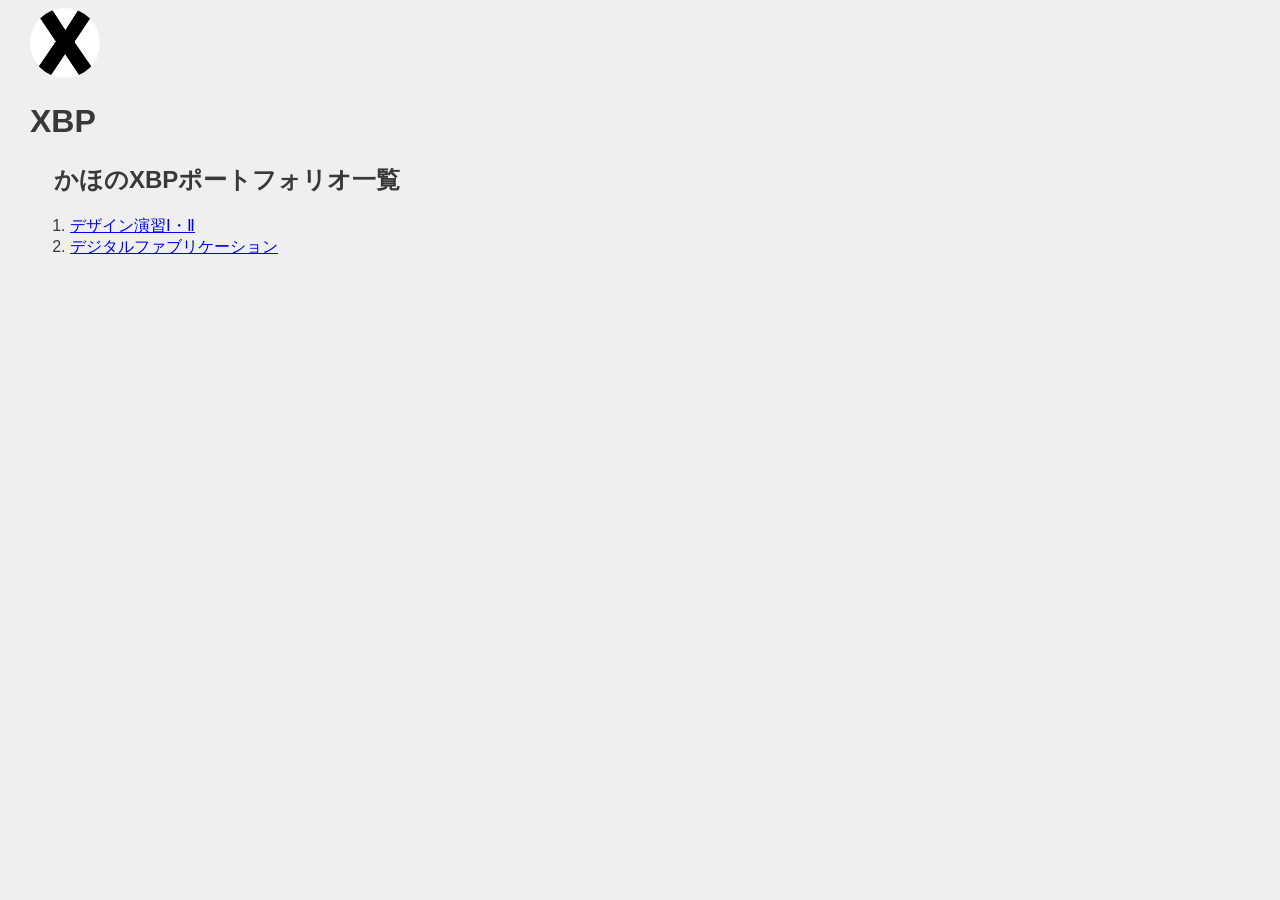
<file: index.html>
<!DOCTYPE html>
<html lang="jp">
<head>
    <meta charset="UTF-8">
    <title>XBP_HPsample</title>
    <link rel="stylesheet" href="./css/style.css">
</head>
<body>
    <logotohome>
    <a href="./index.html"><img src="./images/0_XBlogo.png" alt=""></a>
    </logotohome>
    <h1>XBP</h1>
        <h2>かほのXBPポートフォリオ一覧</h2>
        <!-- このようにするとコードとして認識されない。（メモができる）-->
        <!--番号付きのリスト-->
        <ol>
            <li><a href="./de12/index.html">デザイン演習Ⅰ・Ⅱ</a></li>
            <li><a href="./digi_fab/index.html">デジタルファブリケーション</a></li>
        </ol>
    <br>

</body>
</html>
</file>
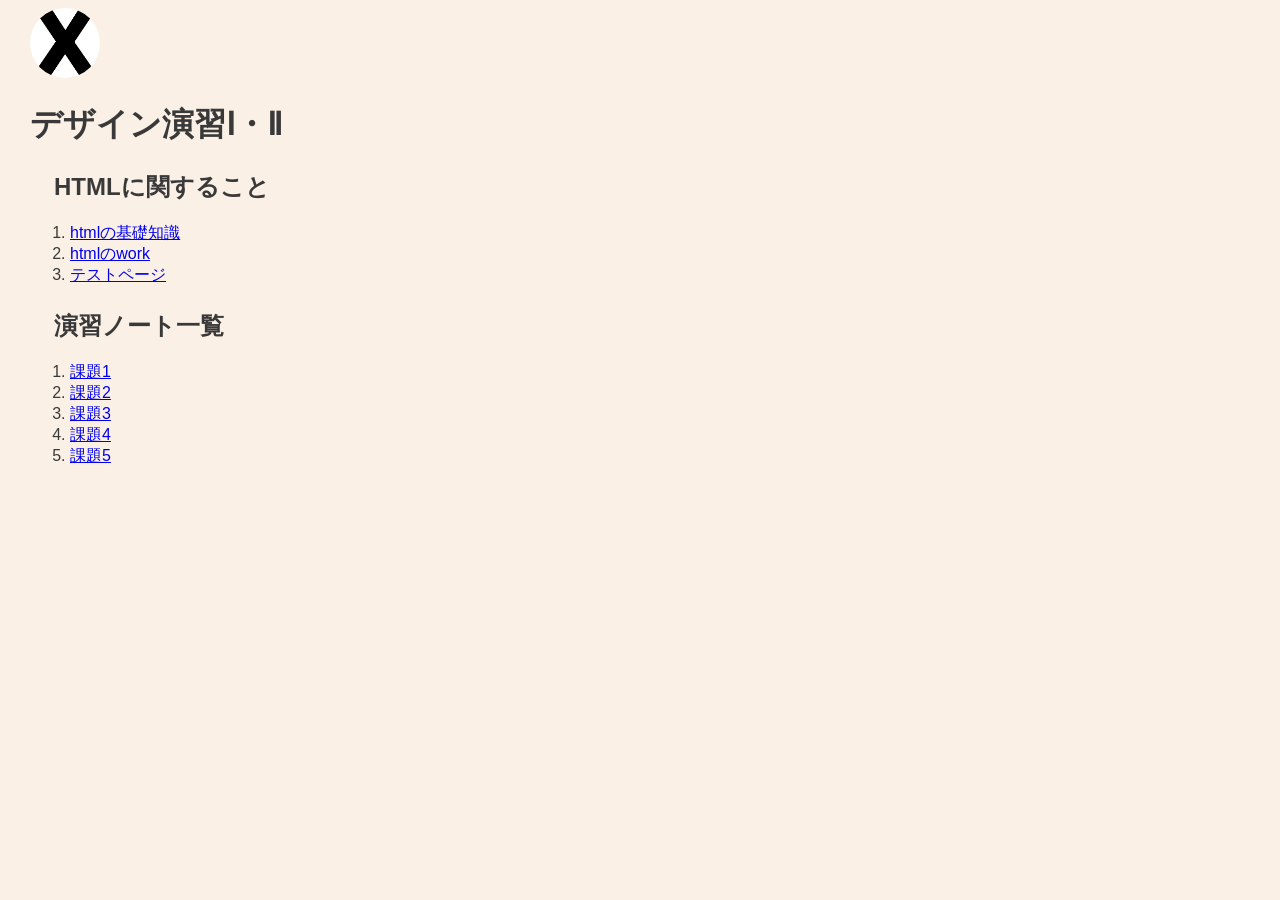
<file: de12/index.html>
<!DOCTYPE html>
<html lang="jp">
<head>
    <meta charset="UTF-8">
    <title>XBP_HPsample</title>
    <link rel="stylesheet" href="./css/style.css">
    <link rel="shortcut icon" href="./images/xbp.ico">
</head>
<body>
    <logotohome>
    <a href="../index.html"><img src="./images/0_XBlogo.png" alt=""></a>
    </logotohome>
    <h1>デザイン演習Ⅰ・Ⅱ</h1>
        <h2>HTMLに関すること</h2>
        <ol>
            <li><a href="./hp1.html" target="_blank">htmlの基礎知識</a></li>
            <li><a href="./hp2.html" target="_blank">htmlのwork</a></li>
            <li><a href="./test.html" target="_blank">テストページ</a></li>
            
        </ol>
        <h2>演習ノート一覧</h2>
        <ol>
            <li><a href="./1.html" target="_blank">課題1</a></li>
        
            <li><a href="./2.html" target="_blank">課題2</a></li>

            <li><a href="./3.html" target="_blank">課題3</a></li>

            <li><a href="./4.html" target="_blank">課題4</a></li>

            <li><a href="./5.html" target="_blank">課題5</a></li>
        </ol>

    
<br>
<br>


</body>
</html>
</file>
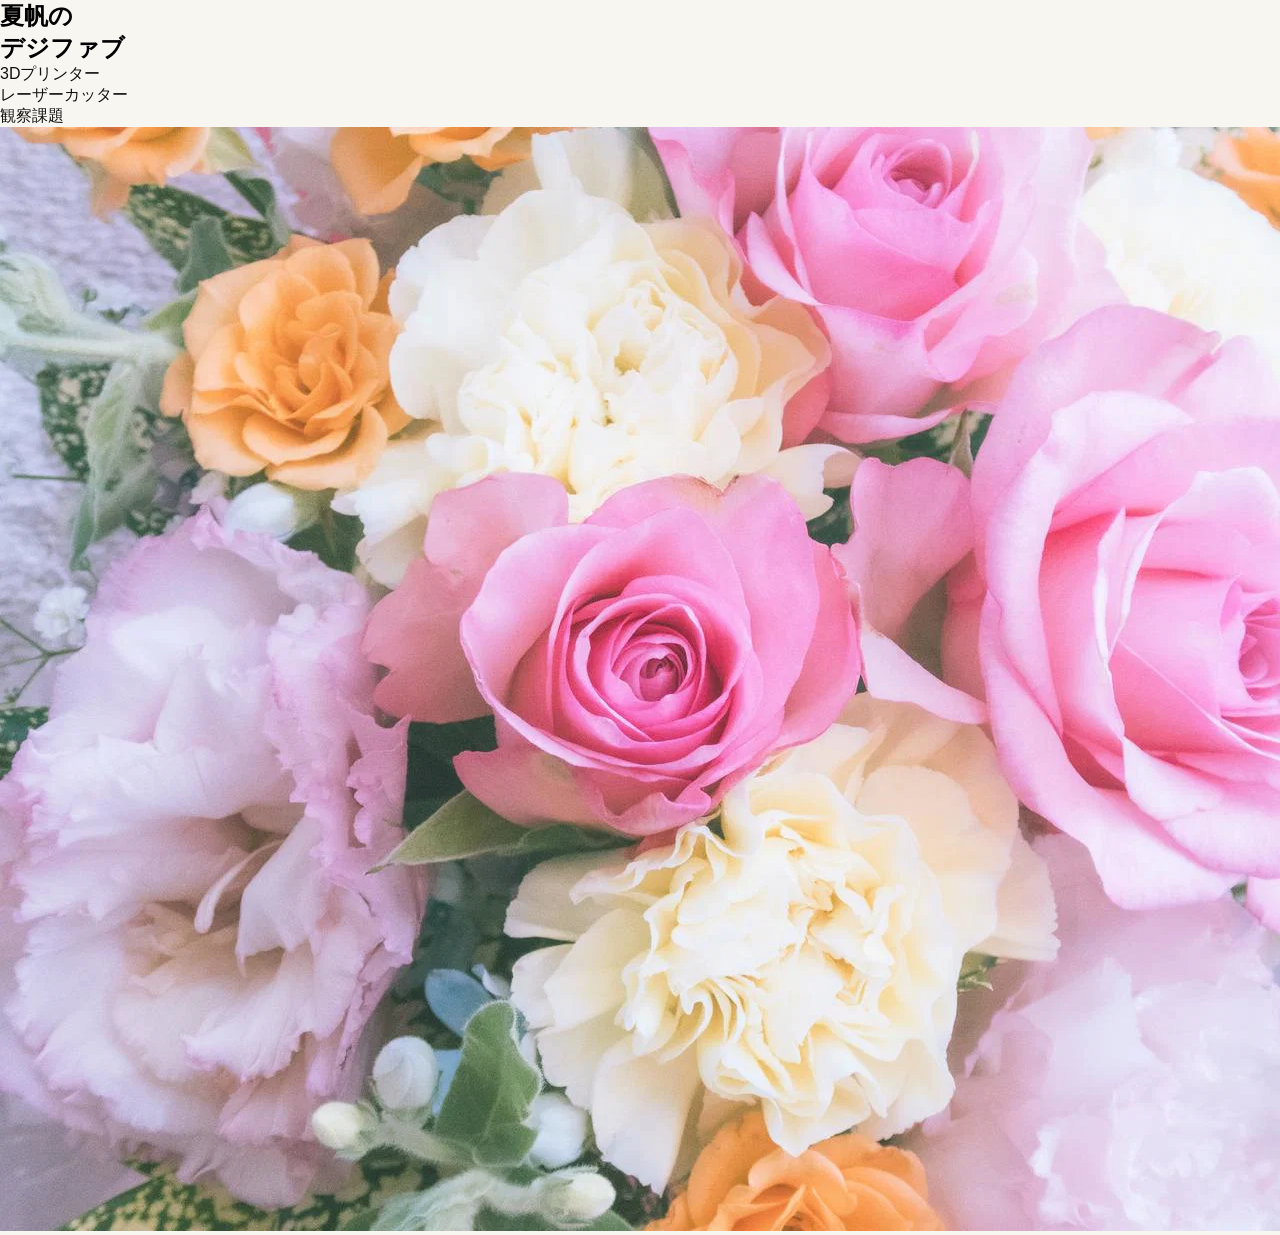
<file: digi_fab/index.html>
<!DOCTYPE html>
<html lang="ja">
<head>
  <meta charset="UTF-8">
  <meta name="viewport" content="width=device-width, initial-scale=1.0">
  <title>デジタルファブリケーション</title>
  <link rel="stylesheet" href="./css/style.css">
  <link rel="shortcut icon" href="./images/xbp.ico">
</head>
<body>

  <div class="container">
    <!-- 左側サイドバー -->
    <aside class="sidebar">
      <h1 class="site-title">夏帆の<br>デジファブ</h1>
      <nav class="menu">
        <ul>
          <li><a href="digifab1.html" target="_blank">3Dプリンター</a></li>
          <li><a href="digifab2.html" target="_blank">レーザーカッター</a></li>        
          <li><a href="digifab3.html" target="_blank">観察課題</a></li>
        </ul>
      </nav>
    </aside>

    <!-- 右側メイン画像 -->
    <main class="main-content">
      <!-- 手持ちの画像ファイル名（dezainn5.png など）を指定してね -->
      <img src="images/hana.webp" alt="お花の写真" class="hero-img">
    </main>
  </div>

</body>
</html>
</file>
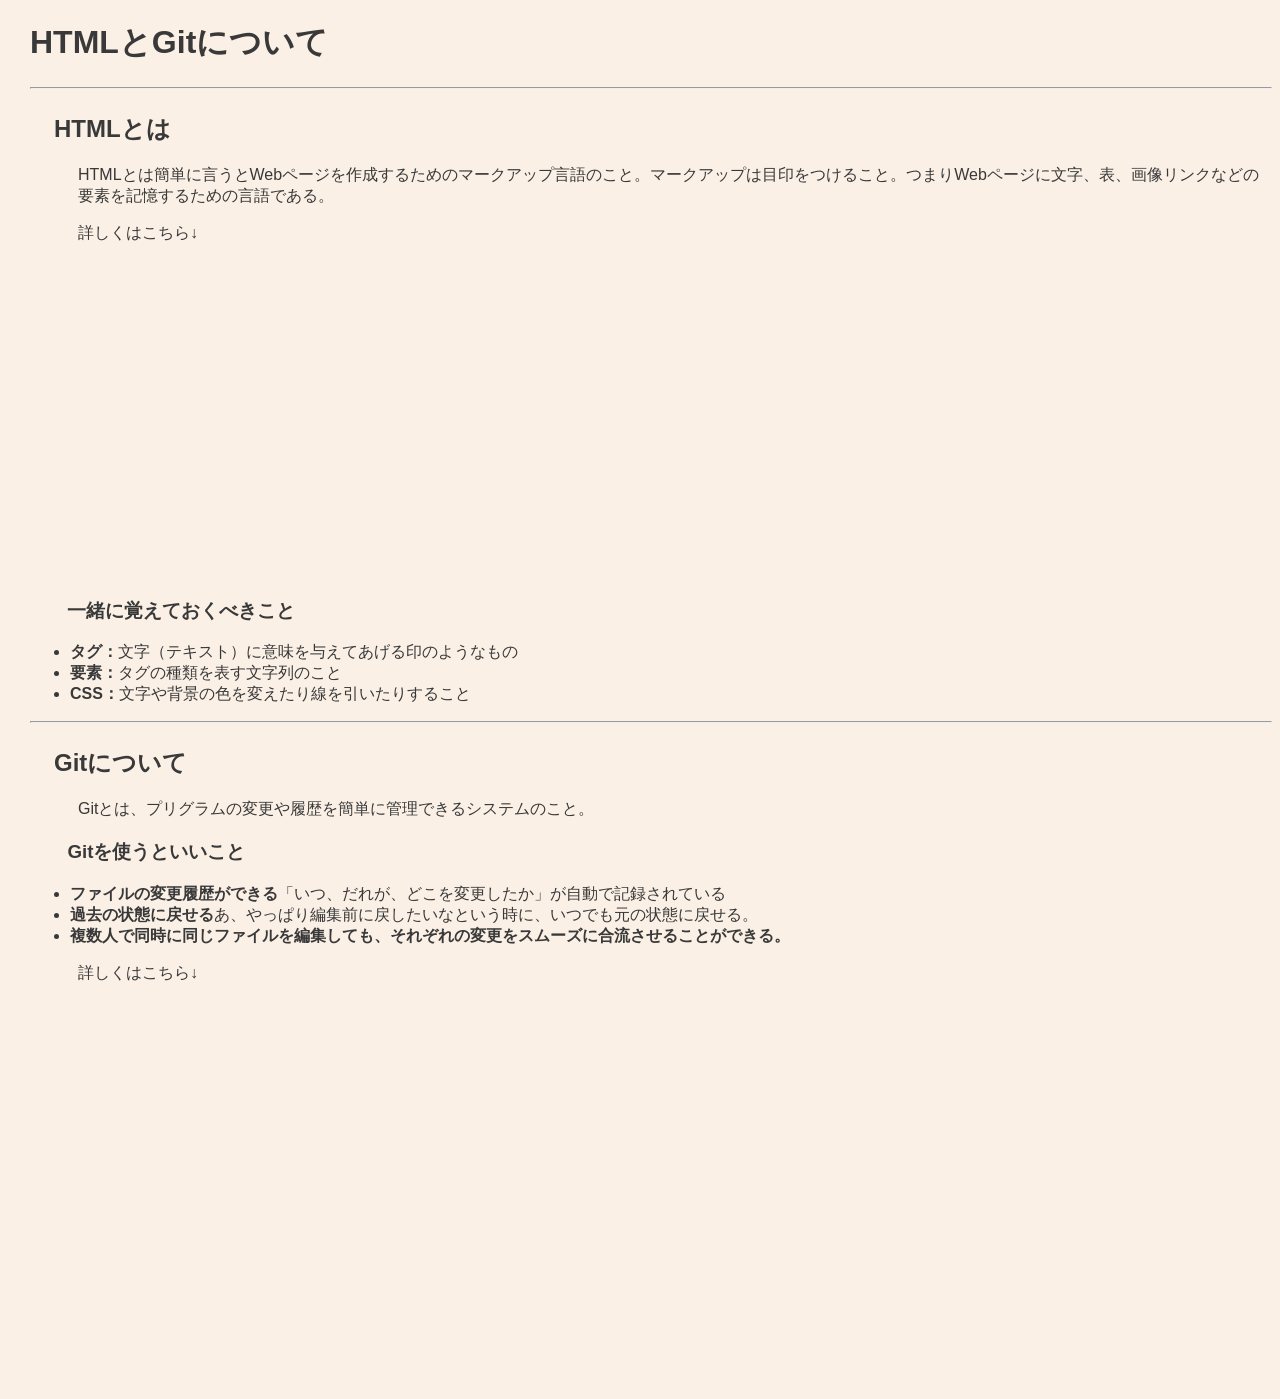
<file: de12/1.html>
<!DOCTYPE html>
<html lang="jp">
<head>
    <!-- ⑥↓タイトルを変えてみよう -->
    <title>かほの課題ページ</title>
    <!-- ⑤スタイルシートの設定をしよう -->
     <link rel="stylesheet" href="./css/style.css">
    <!-- h1.htmlからある行をコピペしてくればOK -->
</head>
<body>
    <h1>HTMLとGitについて</h1>
    <!-- 塊ごとにdivタグで区切るようにしましょう。 -->
     <hr>
     <h2>HTMLとは</h2>
     <p>HTMLとは簡単に言うとWebページを作成するためのマークアップ言語のこと。マークアップは目印をつけること。つまりWebページに文字、表、画像リンクなどの要素を記憶するための言語である。</HTML></p>

     <p>詳しくはこちら↓</p>
      
     <iframe width="560" height="315" src="https://www.youtube.com/embed/2JLiGSUohEo?si=jE0Nvx-egHR34arY" title="YouTube video player" frameborder="0" allow="accelerometer; autoplay; clipboard-write; encrypted-media; gyroscope; picture-in-picture; web-share" referrerpolicy="strict-origin-when-cross-origin" allowfullscreen></iframe>   
     <div>
         <!-- 動画や画像をまとめる -->

         <!-- ②↓に画像（imagesフォルダにあるtest.png）を挿入してみよう -->

         <!-- ③↓に箇条書きをしてみよう -->

         <!-- ④↓に外部リンクを作ってみよう -->
     </div>
    
   <h3>一緒に覚えておくべきこと</h3>
   <ul>
     <li><strong>タグ：</strong>文字（テキスト）に意味を与えてあげる印のようなもの</li>
     <li><strong>要素：</strong>タグの種類を表す文字列のこと</li>  
     <li><strong>CSS：</strong>文字や背景の色を変えたり線を引いたりすること</li>
   </ul>
  <hr>
 
 <h2>Gitについて</h2>
  
 <p>Gitとは、プリグラムの変更や履歴を簡単に管理できるシステムのこと。</p>

 <h3>Gitを使うといいこと</h3>
 <ul>
    <li><strong>ファイルの変更履歴ができる</strong>「いつ、だれが、どこを変更したか」が自動で記録されている</li>
    <li><strong>過去の状態に戻せる</strong>あ、やっぱり編集前に戻したいなという時に、いつでも元の状態に戻せる。</li>
    <li><strong>複数人で同時に同じファイルを編集しても、それぞれの変更をスムーズに合流させることができる。</strong></li>
 </ul>
 <p>詳しくはこちら↓</p>
 <iframe width="560" height="315" src="https://www.youtube.com/embed/Jk8mFf12Xrs?si=GrdDM_VwXeQgtOI-" title="YouTube video player" frameborder="0" allow="accelerometer; autoplay; clipboard-write; encrypted-media; gyroscope; picture-in-picture; web-share" referrerpolicy="strict-origin-when-cross-origin" allowfullscreen></iframe>
  
</html>
</file>
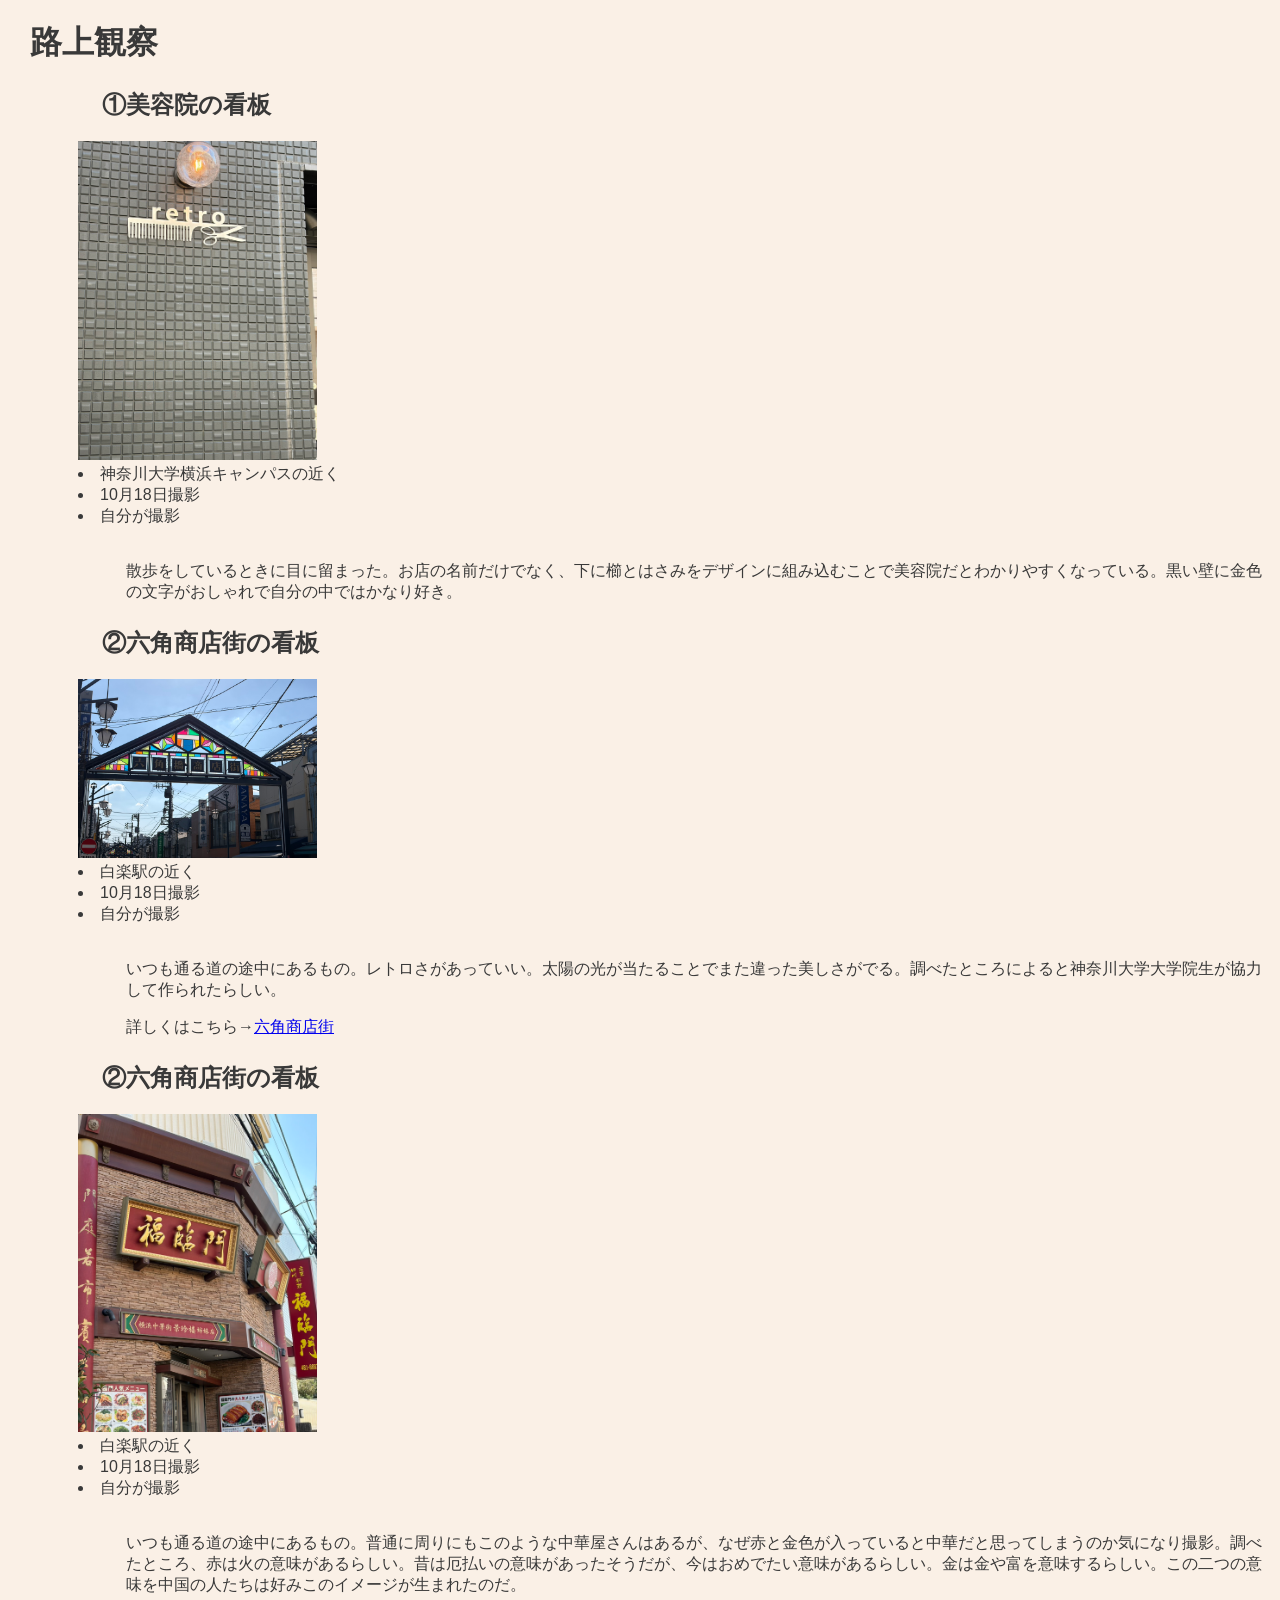
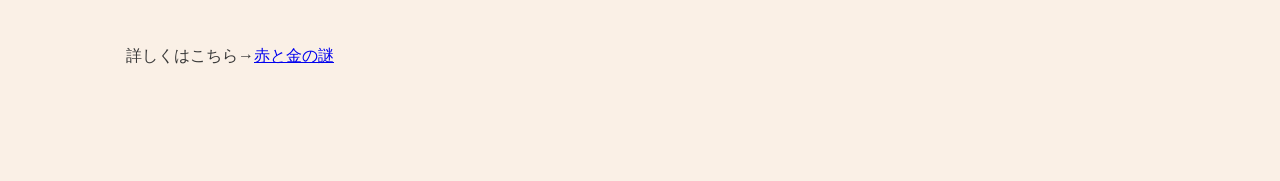
<file: de12/2.html>
<!DOCTYPE html>
<html lang="jp">
<head>
    <!-- ⑥↓タイトルを変えてみよう -->
    <title>路上観察</title>
    <!-- ⑤スタイルシートの設定をしよう -->
     <link rel="stylesheet" href="./css/style.css">
    <!-- h1.htmlからある行をコピペしてくればOK -->
</head>
<body>
    <h1>路上観察</h1>
    <!-- 塊ごとにdivタグで区切るようにしましょう。 -->
    <div>
         <!-- ①↓に文字を書いてみよう -->

         <!-- ②↓に画像（imagesフォルダにあるtest.png）を挿入してみよう -->
<h2>①美容院の看板</h2>
<img src="images/dezainnennsyuu1.jpg" width="20%"><br>
<li>神奈川大学横浜キャンパスの近く</li>
<li>10月18日撮影</li>
<li>自分が撮影</li><br>
<p>散歩をしているときに目に留まった。お店の名前だけでなく、下に櫛とはさみをデザインに組み込むことで美容院だとわかりやすくなっている。黒い壁に金色の文字がおしゃれで自分の中ではかなり好き。</p>
      
         <!-- ③↓に箇条書きをしてみよう -->
<h2>②六角商店街の看板</h2>
<img src="images/dezainnennsyuu2.jpg" width="20%"><br>
<li>白楽駅の近く</li>
<li>10月18日撮影</li>
<li>自分が撮影</li><br>
<p>いつも通る道の途中にあるもの。レトロさがあっていい。太陽の光が当たることでまた違った美しさがでる。調べたところによると神奈川大学大学院生が協力して作られたらしい。</p>
 <p>詳しくはこちら→<a href="https://www.kanaloco.jp/news/life/entry-72503.html"target="_blank">六角商店街</a></p>
<h2>②六角商店街の看板</h2>
<img src="images/dezainnennsyuu3.jpg" width="20%"><br>
<li>白楽駅の近く</li>
<li>10月18日撮影</li>
<li>自分が撮影</li><br>
<p>いつも通る道の途中にあるもの。普通に周りにもこのような中華屋さんはあるが、なぜ赤と金色が入っていると中華だと思ってしまうのか気になり撮影。調べたところ、赤は火の意味があるらしい。昔は厄払いの意味があったそうだが、今はおめでたい意味があるらしい。金は金や富を意味するらしい。この二つの意味を中国の人たちは好みこのイメージが生まれたのだ。</p><br>
<p>詳しくはこちら→<a href="https://www.blcu.jp/topics/47879"target="_blank">赤と金の謎</a></p>

<ul>

</ul>
         <!-- ④↓に外部リンクを作ってみよう -->
 

    </div><br>



</body>
</html>
</file>
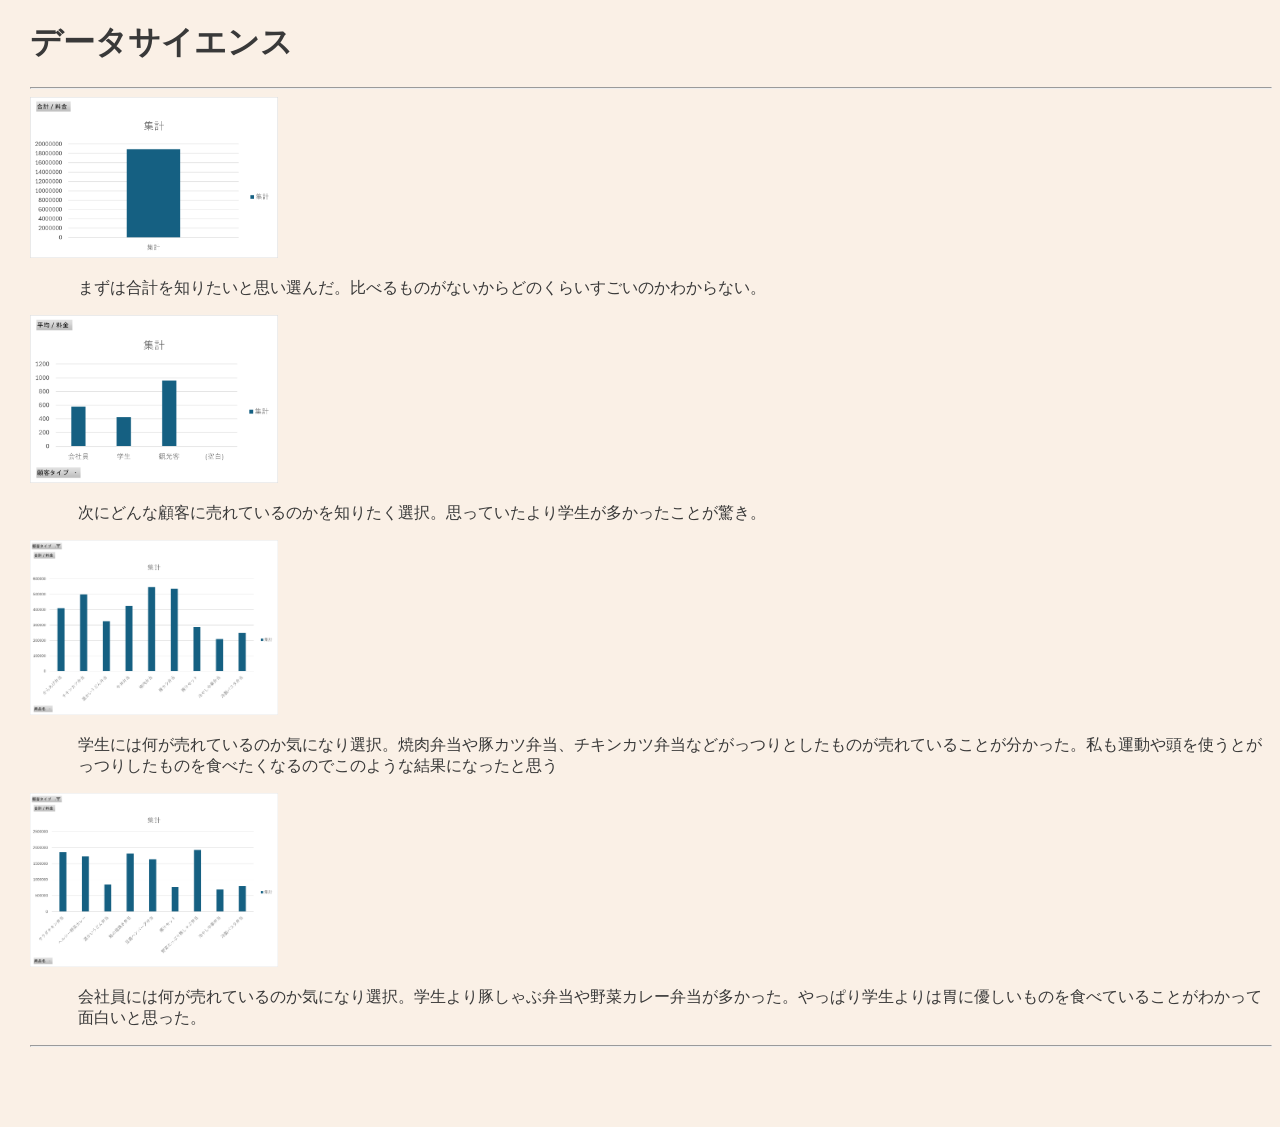
<file: de12/3.html>
<!DOCTYPE html>
<html lang="jp">
<head>
    <!-- ⑥↓タイトルを変えてみよう -->
    <title>かほの課題ページ</title>
    <!-- ⑤スタイルシートの設定をしよう -->
     <link rel="stylesheet" href="./css/style.css">
    <!-- h1.htmlからある行をコピペしてくればOK -->
</head>
<body>
    <h1>データサイエンス</h1>
    <!-- 塊ごとにdivタグで区切るようにしましょう。 -->
     <hr>
     <img src="images/デザイン演習画像4.png" width="20%"><br>
     <p>まずは合計を知りたいと思い選んだ。比べるものがないからどのくらいすごいのかわからない。</p>
     <img src="images/デザイン演習画像5.png" width="20%"><br>
     <p>次にどんな顧客に売れているのかを知りたく選択。思っていたより学生が多かったことが驚き。</p>
     <img src="images/お弁当１.png" width="20%">
     <p>学生には何が売れているのか気になり選択。焼肉弁当や豚カツ弁当、チキンカツ弁当などがっつりとしたものが売れていることが分かった。私も運動や頭を使うとがっつりしたものを食べたくなるのでこのような結果になったと思う</p>
     <img src="images/お弁当２.png" width="20%"><br>
     <p>会社員には何が売れているのか気になり選択。学生より豚しゃぶ弁当や野菜カレー弁当が多かった。やっぱり学生よりは胃に優しいものを食べていることがわかって面白いと思った。</p>
      
    
     </div>
    
   
  <hr>
 
 
  
</html>
</file>
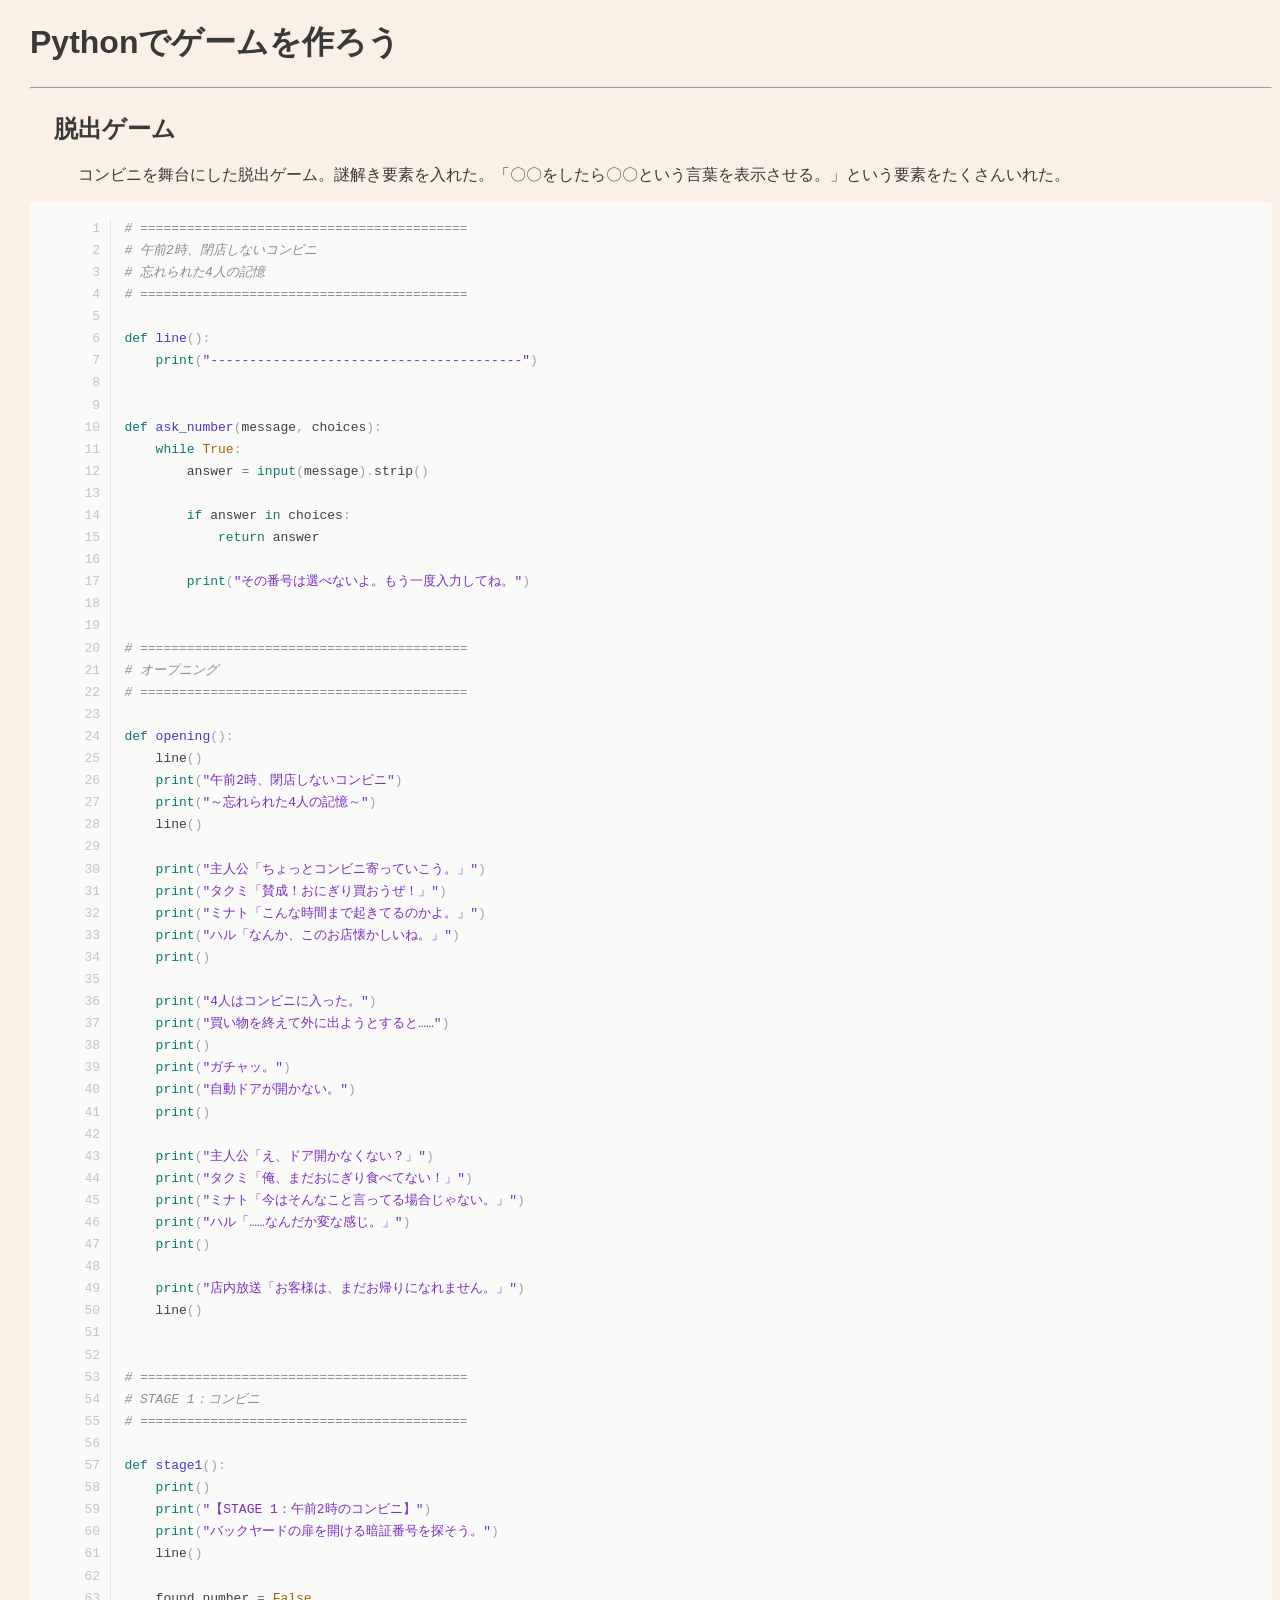
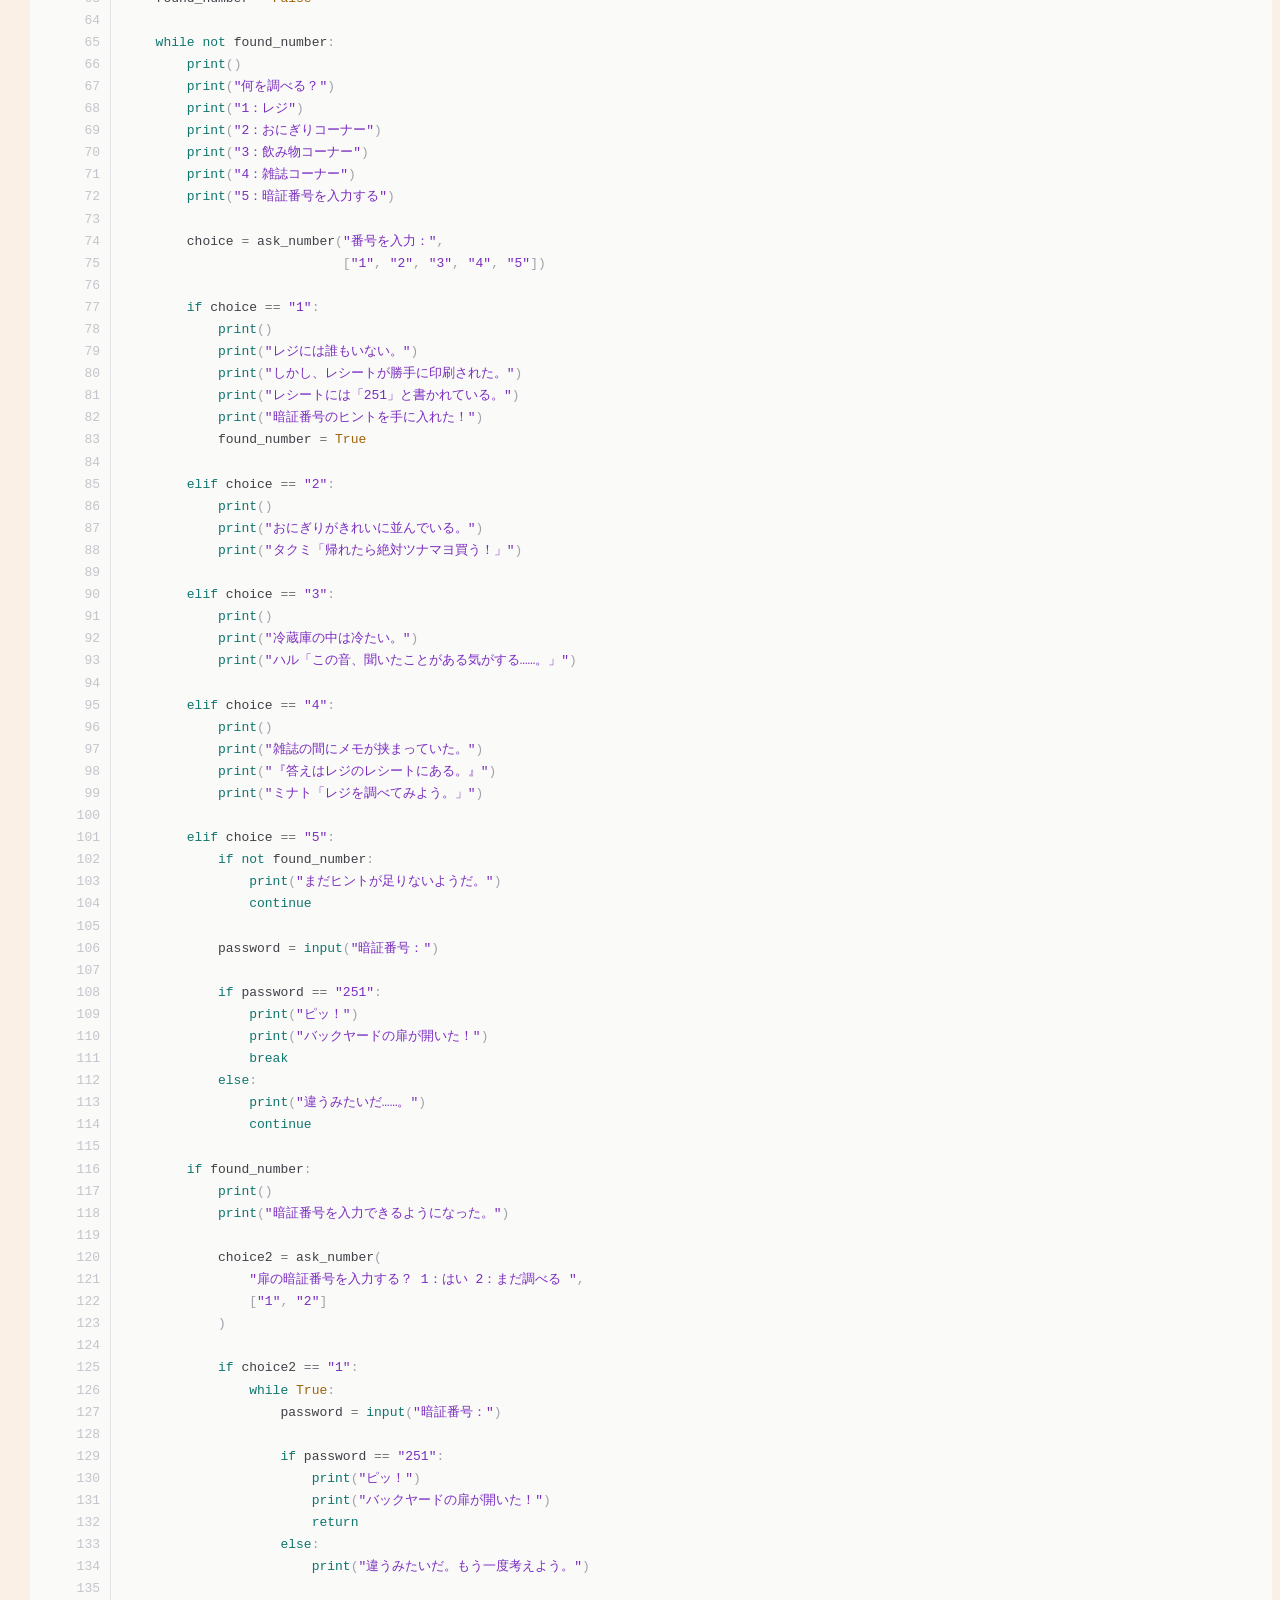
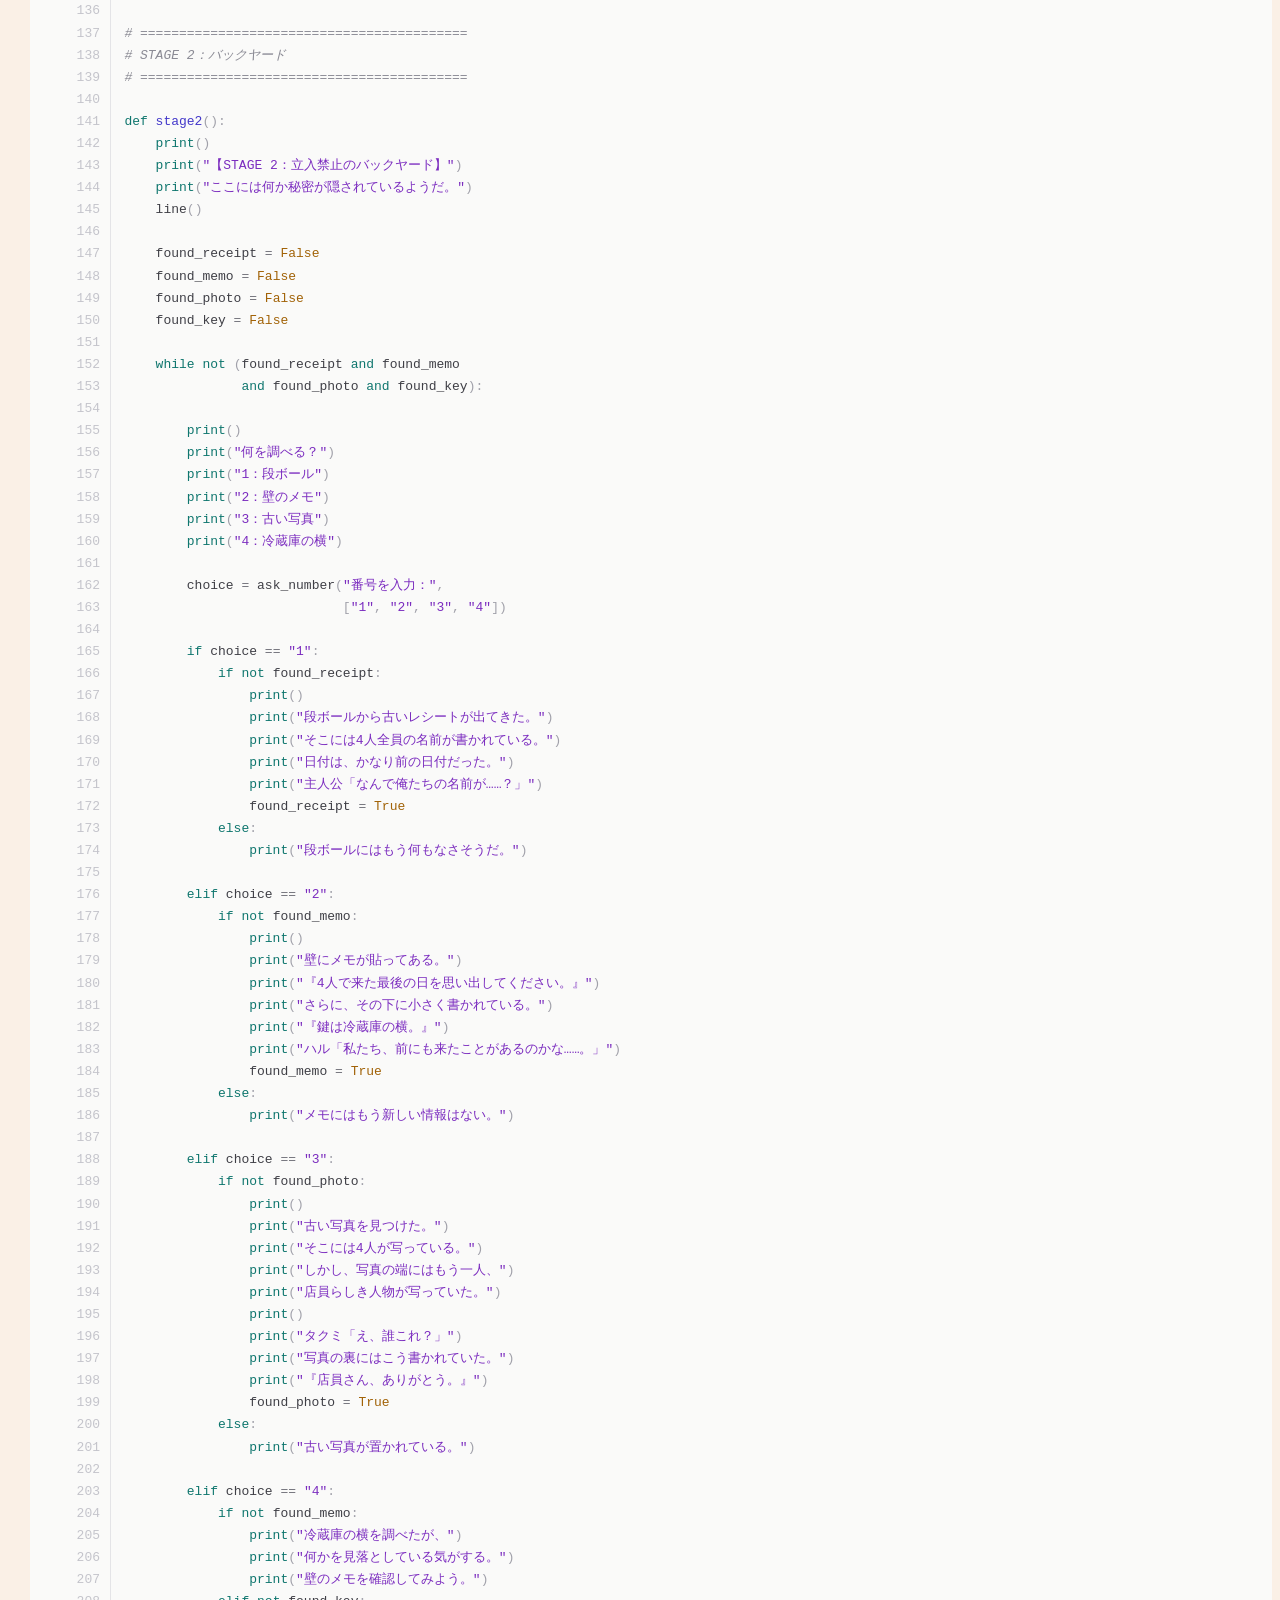
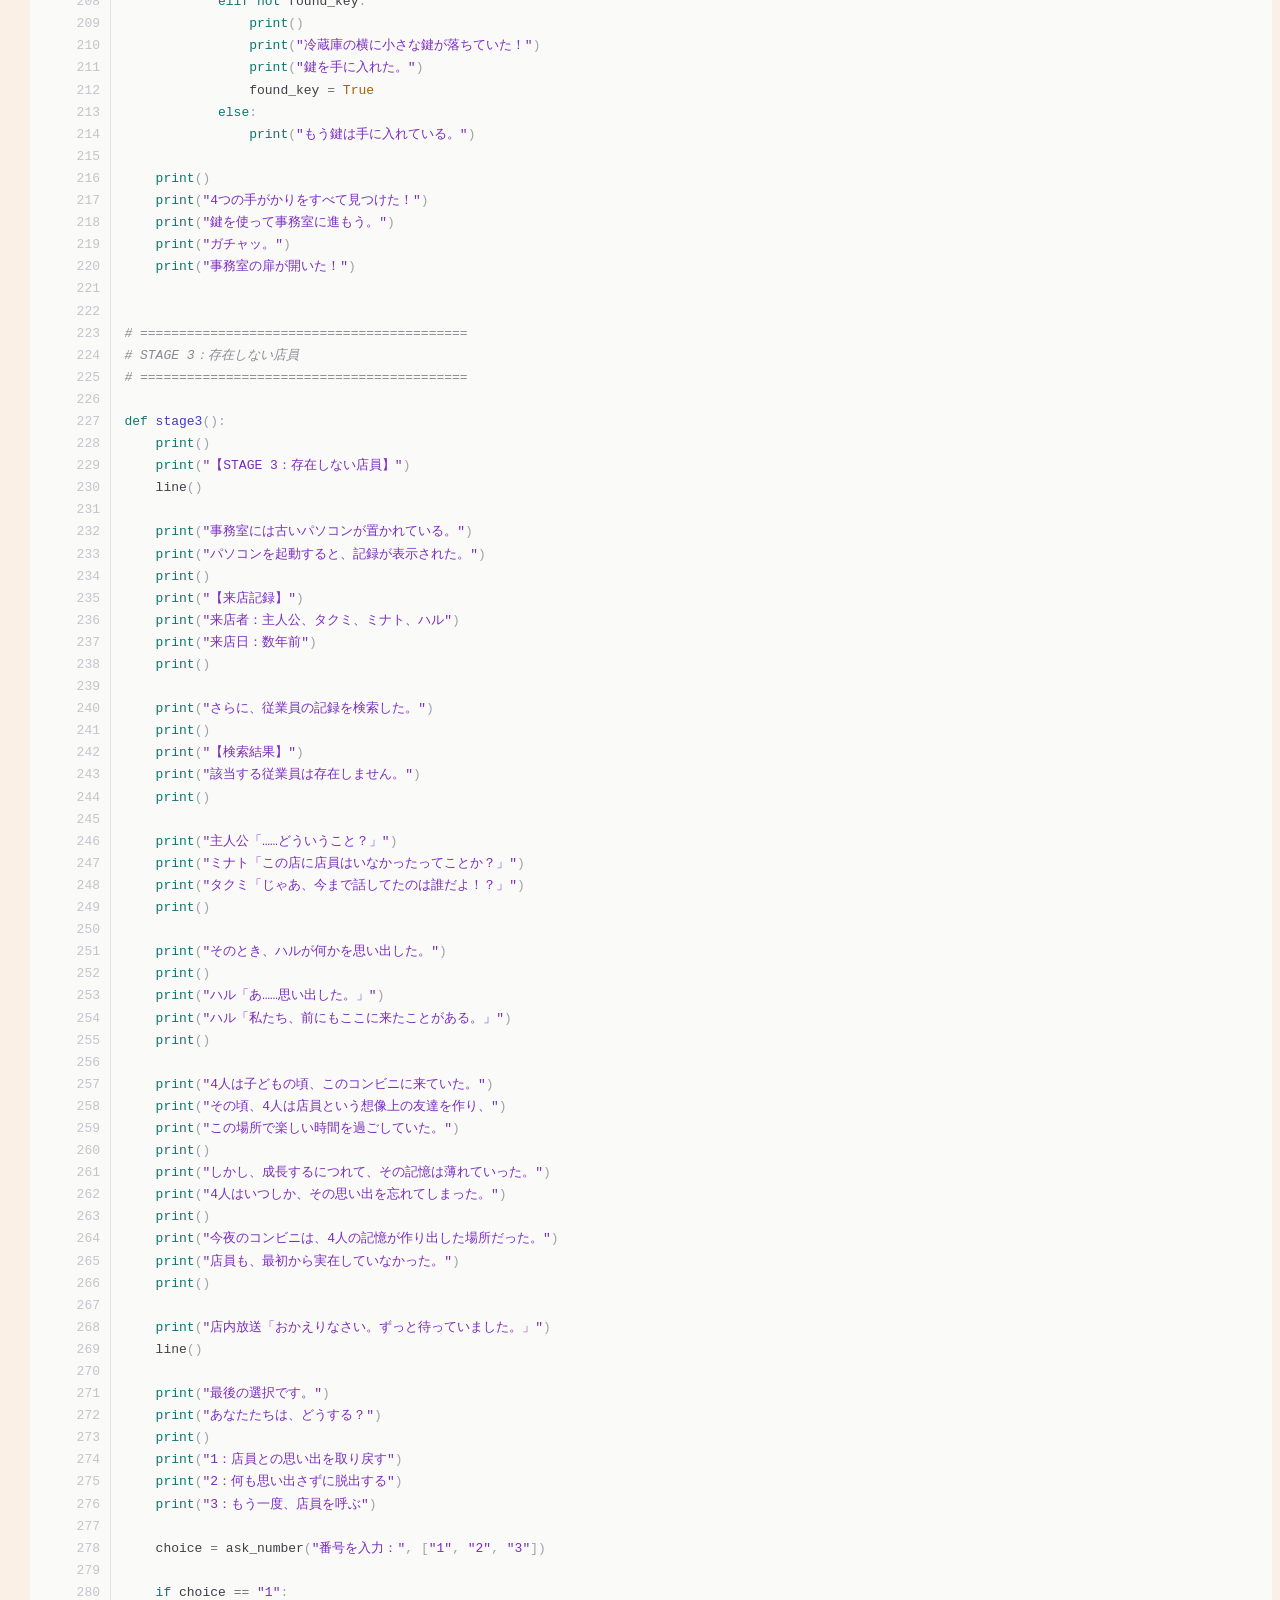
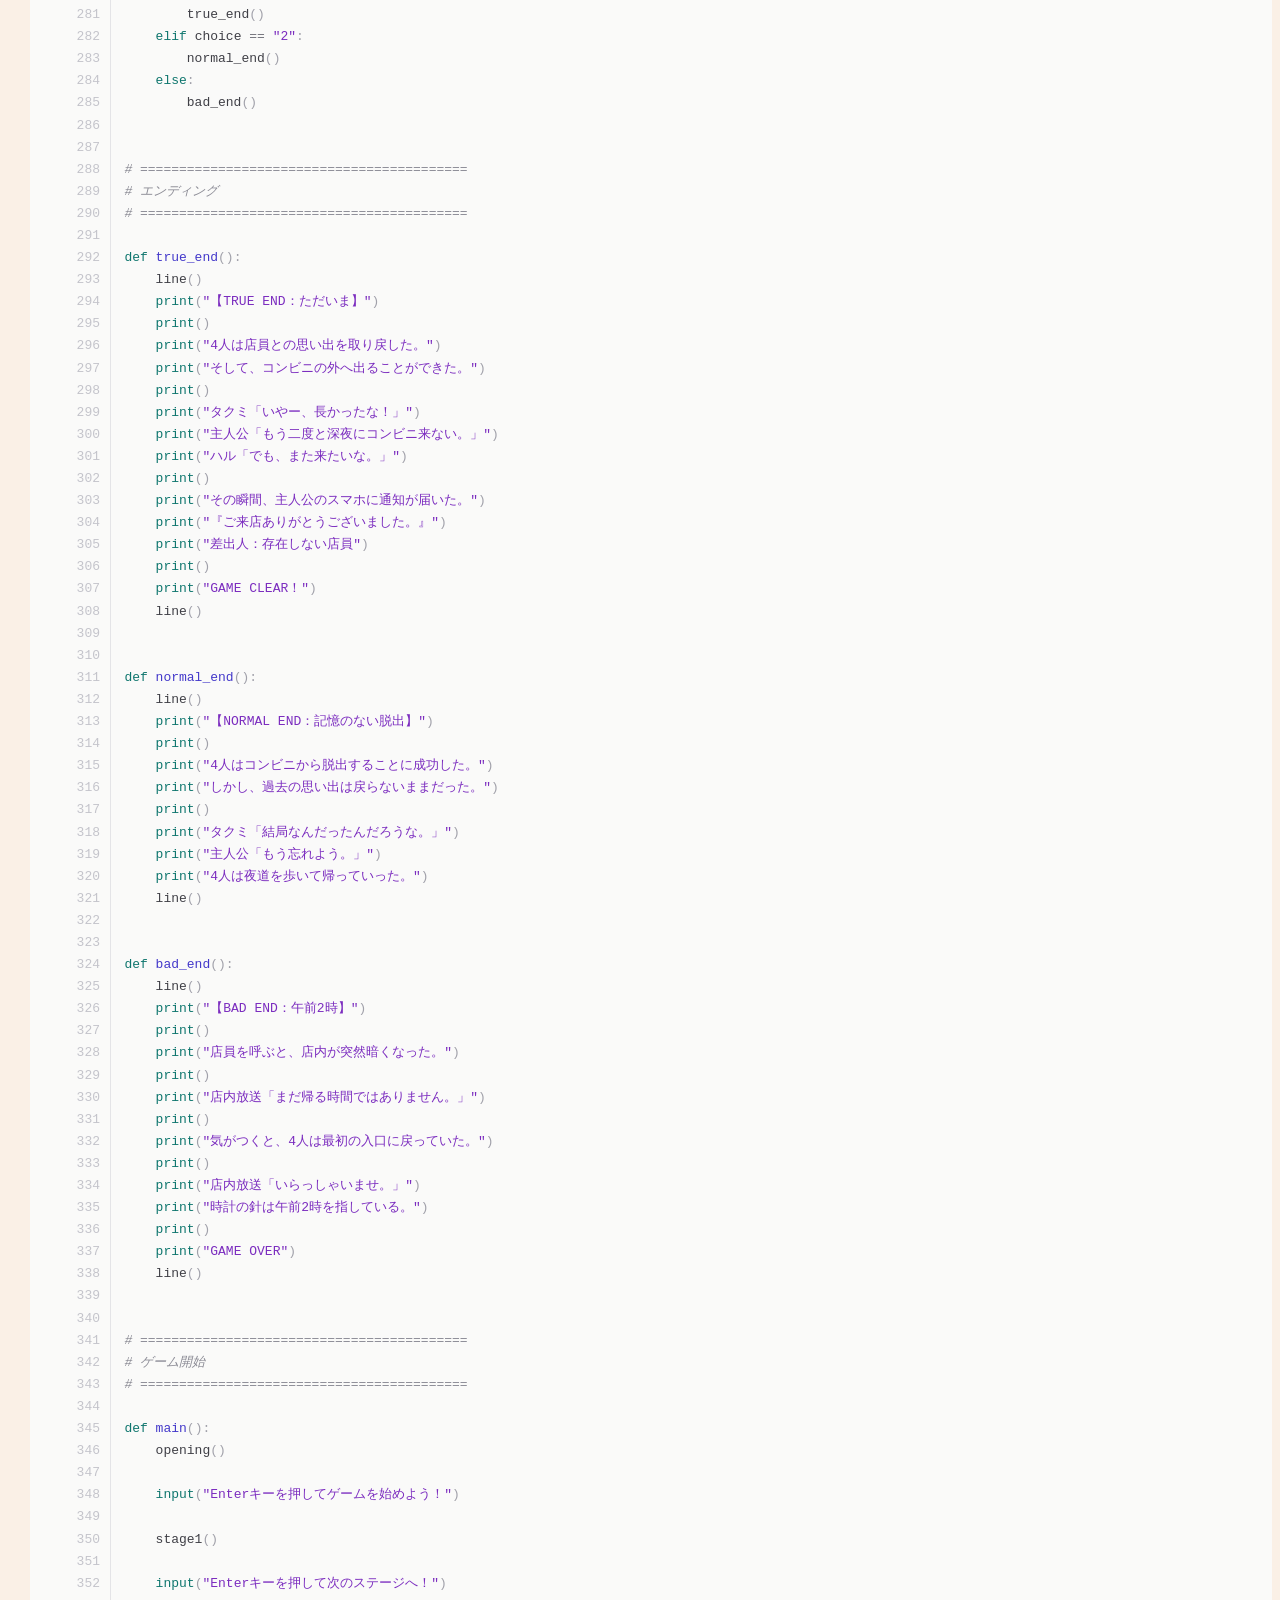
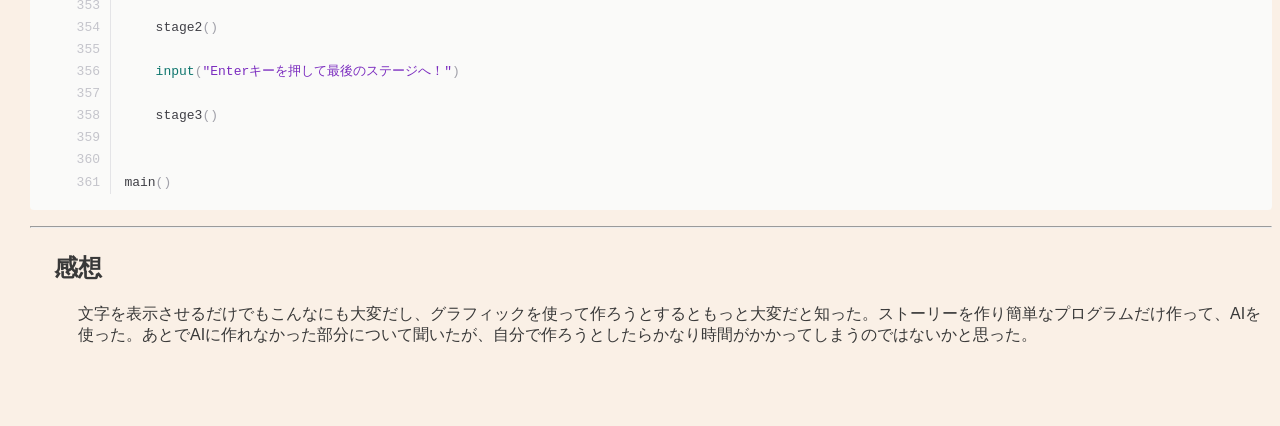
<file: de12/4.html>
<!DOCTYPE html>
<html lang="jp">
<head>
    <!-- ⑥↓タイトルを変えてみよう -->
    <title>かほの課題ページ</title>
    <!-- ⑤スタイルシートの設定をしよう -->
     <link rel="stylesheet" href="./css/style.css">
    <!-- h1.htmlからある行をコピペしてくればOK -->
</head>
<body>
    <h1>Pythonでゲームを作ろう</h1>
    <!-- 塊ごとにdivタグで区切るようにしましょう。 -->
     <hr>

    <h2>脱出ゲーム</h2>
    <p>コンビニを舞台にした脱出ゲーム。謎解き要素を入れた。「〇〇をしたら〇〇という言葉を表示させる。」という要素をたくさんいれた。</p>
     <p><pre style="background:#FAFAF9;color:#3f3f46;font-family:ui-monospace, SFMono-Regular, Menlo, Consolas, 'Courier New', monospace;font-size:13px;line-height:1.7;padding:16px 18px;margin:0;border-radius:4px;overflow-x:auto;white-space:pre;tab-size:4;-moz-tab-size:4;"><code style="font-family:inherit;background:none;padding:0;"><span style="display:inline-block;width:4em;margin-right:1em;padding-right:0.8em;text-align:right;color:#c4c4cb;border-right:1px solid #e4e4e7;user-select:none;-webkit-user-select:none;">1</span><span style="color:#8a8a94;font-style:italic;"># ==========================================</span>
<span style="display:inline-block;width:4em;margin-right:1em;padding-right:0.8em;text-align:right;color:#c4c4cb;border-right:1px solid #e4e4e7;user-select:none;-webkit-user-select:none;">2</span><span style="color:#8a8a94;font-style:italic;"># 午前2時、閉店しないコンビニ</span>
<span style="display:inline-block;width:4em;margin-right:1em;padding-right:0.8em;text-align:right;color:#c4c4cb;border-right:1px solid #e4e4e7;user-select:none;-webkit-user-select:none;">3</span><span style="color:#8a8a94;font-style:italic;"># 忘れられた4人の記憶</span>
<span style="display:inline-block;width:4em;margin-right:1em;padding-right:0.8em;text-align:right;color:#c4c4cb;border-right:1px solid #e4e4e7;user-select:none;-webkit-user-select:none;">4</span><span style="color:#8a8a94;font-style:italic;"># ==========================================</span>
<span style="display:inline-block;width:4em;margin-right:1em;padding-right:0.8em;text-align:right;color:#c4c4cb;border-right:1px solid #e4e4e7;user-select:none;-webkit-user-select:none;">5</span>
<span style="display:inline-block;width:4em;margin-right:1em;padding-right:0.8em;text-align:right;color:#c4c4cb;border-right:1px solid #e4e4e7;user-select:none;-webkit-user-select:none;">6</span><span style="color:#0f766e;">def</span> <span style="color:#4338ca;">line</span><span style="color:#a1a1aa;">(</span><span style="color:#a1a1aa;">)</span><span style="color:#a1a1aa;">:</span>
<span style="display:inline-block;width:4em;margin-right:1em;padding-right:0.8em;text-align:right;color:#c4c4cb;border-right:1px solid #e4e4e7;user-select:none;-webkit-user-select:none;">7</span>    <span style="color:#0f766e;">print</span><span style="color:#a1a1aa;">(</span><span style="color:#7B2CBF;">"----------------------------------------"</span><span style="color:#a1a1aa;">)</span>
<span style="display:inline-block;width:4em;margin-right:1em;padding-right:0.8em;text-align:right;color:#c4c4cb;border-right:1px solid #e4e4e7;user-select:none;-webkit-user-select:none;">8</span>
<span style="display:inline-block;width:4em;margin-right:1em;padding-right:0.8em;text-align:right;color:#c4c4cb;border-right:1px solid #e4e4e7;user-select:none;-webkit-user-select:none;">9</span>
<span style="display:inline-block;width:4em;margin-right:1em;padding-right:0.8em;text-align:right;color:#c4c4cb;border-right:1px solid #e4e4e7;user-select:none;-webkit-user-select:none;">10</span><span style="color:#0f766e;">def</span> <span style="color:#4338ca;">ask_number</span><span style="color:#a1a1aa;">(</span>message<span style="color:#a1a1aa;">,</span> choices<span style="color:#a1a1aa;">)</span><span style="color:#a1a1aa;">:</span>
<span style="display:inline-block;width:4em;margin-right:1em;padding-right:0.8em;text-align:right;color:#c4c4cb;border-right:1px solid #e4e4e7;user-select:none;-webkit-user-select:none;">11</span>    <span style="color:#0f766e;">while</span> <span style="color:#a16207;">True</span><span style="color:#a1a1aa;">:</span>
<span style="display:inline-block;width:4em;margin-right:1em;padding-right:0.8em;text-align:right;color:#c4c4cb;border-right:1px solid #e4e4e7;user-select:none;-webkit-user-select:none;">12</span>        answer <span style="color:#71717a;">=</span> <span style="color:#0f766e;">input</span><span style="color:#a1a1aa;">(</span>message<span style="color:#a1a1aa;">)</span><span style="color:#a1a1aa;">.</span>strip<span style="color:#a1a1aa;">(</span><span style="color:#a1a1aa;">)</span>
<span style="display:inline-block;width:4em;margin-right:1em;padding-right:0.8em;text-align:right;color:#c4c4cb;border-right:1px solid #e4e4e7;user-select:none;-webkit-user-select:none;">13</span>
<span style="display:inline-block;width:4em;margin-right:1em;padding-right:0.8em;text-align:right;color:#c4c4cb;border-right:1px solid #e4e4e7;user-select:none;-webkit-user-select:none;">14</span>        <span style="color:#0f766e;">if</span> answer <span style="color:#0f766e;">in</span> choices<span style="color:#a1a1aa;">:</span>
<span style="display:inline-block;width:4em;margin-right:1em;padding-right:0.8em;text-align:right;color:#c4c4cb;border-right:1px solid #e4e4e7;user-select:none;-webkit-user-select:none;">15</span>            <span style="color:#0f766e;">return</span> answer
<span style="display:inline-block;width:4em;margin-right:1em;padding-right:0.8em;text-align:right;color:#c4c4cb;border-right:1px solid #e4e4e7;user-select:none;-webkit-user-select:none;">16</span>
<span style="display:inline-block;width:4em;margin-right:1em;padding-right:0.8em;text-align:right;color:#c4c4cb;border-right:1px solid #e4e4e7;user-select:none;-webkit-user-select:none;">17</span>        <span style="color:#0f766e;">print</span><span style="color:#a1a1aa;">(</span><span style="color:#7B2CBF;">"その番号は選べないよ。もう一度入力してね。"</span><span style="color:#a1a1aa;">)</span>
<span style="display:inline-block;width:4em;margin-right:1em;padding-right:0.8em;text-align:right;color:#c4c4cb;border-right:1px solid #e4e4e7;user-select:none;-webkit-user-select:none;">18</span>
<span style="display:inline-block;width:4em;margin-right:1em;padding-right:0.8em;text-align:right;color:#c4c4cb;border-right:1px solid #e4e4e7;user-select:none;-webkit-user-select:none;">19</span>
<span style="display:inline-block;width:4em;margin-right:1em;padding-right:0.8em;text-align:right;color:#c4c4cb;border-right:1px solid #e4e4e7;user-select:none;-webkit-user-select:none;">20</span><span style="color:#8a8a94;font-style:italic;"># ==========================================</span>
<span style="display:inline-block;width:4em;margin-right:1em;padding-right:0.8em;text-align:right;color:#c4c4cb;border-right:1px solid #e4e4e7;user-select:none;-webkit-user-select:none;">21</span><span style="color:#8a8a94;font-style:italic;"># オープニング</span>
<span style="display:inline-block;width:4em;margin-right:1em;padding-right:0.8em;text-align:right;color:#c4c4cb;border-right:1px solid #e4e4e7;user-select:none;-webkit-user-select:none;">22</span><span style="color:#8a8a94;font-style:italic;"># ==========================================</span>
<span style="display:inline-block;width:4em;margin-right:1em;padding-right:0.8em;text-align:right;color:#c4c4cb;border-right:1px solid #e4e4e7;user-select:none;-webkit-user-select:none;">23</span>
<span style="display:inline-block;width:4em;margin-right:1em;padding-right:0.8em;text-align:right;color:#c4c4cb;border-right:1px solid #e4e4e7;user-select:none;-webkit-user-select:none;">24</span><span style="color:#0f766e;">def</span> <span style="color:#4338ca;">opening</span><span style="color:#a1a1aa;">(</span><span style="color:#a1a1aa;">)</span><span style="color:#a1a1aa;">:</span>
<span style="display:inline-block;width:4em;margin-right:1em;padding-right:0.8em;text-align:right;color:#c4c4cb;border-right:1px solid #e4e4e7;user-select:none;-webkit-user-select:none;">25</span>    line<span style="color:#a1a1aa;">(</span><span style="color:#a1a1aa;">)</span>
<span style="display:inline-block;width:4em;margin-right:1em;padding-right:0.8em;text-align:right;color:#c4c4cb;border-right:1px solid #e4e4e7;user-select:none;-webkit-user-select:none;">26</span>    <span style="color:#0f766e;">print</span><span style="color:#a1a1aa;">(</span><span style="color:#7B2CBF;">"午前2時、閉店しないコンビニ"</span><span style="color:#a1a1aa;">)</span>
<span style="display:inline-block;width:4em;margin-right:1em;padding-right:0.8em;text-align:right;color:#c4c4cb;border-right:1px solid #e4e4e7;user-select:none;-webkit-user-select:none;">27</span>    <span style="color:#0f766e;">print</span><span style="color:#a1a1aa;">(</span><span style="color:#7B2CBF;">"～忘れられた4人の記憶～"</span><span style="color:#a1a1aa;">)</span>
<span style="display:inline-block;width:4em;margin-right:1em;padding-right:0.8em;text-align:right;color:#c4c4cb;border-right:1px solid #e4e4e7;user-select:none;-webkit-user-select:none;">28</span>    line<span style="color:#a1a1aa;">(</span><span style="color:#a1a1aa;">)</span>
<span style="display:inline-block;width:4em;margin-right:1em;padding-right:0.8em;text-align:right;color:#c4c4cb;border-right:1px solid #e4e4e7;user-select:none;-webkit-user-select:none;">29</span>
<span style="display:inline-block;width:4em;margin-right:1em;padding-right:0.8em;text-align:right;color:#c4c4cb;border-right:1px solid #e4e4e7;user-select:none;-webkit-user-select:none;">30</span>    <span style="color:#0f766e;">print</span><span style="color:#a1a1aa;">(</span><span style="color:#7B2CBF;">"主人公「ちょっとコンビニ寄っていこう。」"</span><span style="color:#a1a1aa;">)</span>
<span style="display:inline-block;width:4em;margin-right:1em;padding-right:0.8em;text-align:right;color:#c4c4cb;border-right:1px solid #e4e4e7;user-select:none;-webkit-user-select:none;">31</span>    <span style="color:#0f766e;">print</span><span style="color:#a1a1aa;">(</span><span style="color:#7B2CBF;">"タクミ「賛成！おにぎり買おうぜ！」"</span><span style="color:#a1a1aa;">)</span>
<span style="display:inline-block;width:4em;margin-right:1em;padding-right:0.8em;text-align:right;color:#c4c4cb;border-right:1px solid #e4e4e7;user-select:none;-webkit-user-select:none;">32</span>    <span style="color:#0f766e;">print</span><span style="color:#a1a1aa;">(</span><span style="color:#7B2CBF;">"ミナト「こんな時間まで起きてるのかよ。」"</span><span style="color:#a1a1aa;">)</span>
<span style="display:inline-block;width:4em;margin-right:1em;padding-right:0.8em;text-align:right;color:#c4c4cb;border-right:1px solid #e4e4e7;user-select:none;-webkit-user-select:none;">33</span>    <span style="color:#0f766e;">print</span><span style="color:#a1a1aa;">(</span><span style="color:#7B2CBF;">"ハル「なんか、このお店懐かしいね。」"</span><span style="color:#a1a1aa;">)</span>
<span style="display:inline-block;width:4em;margin-right:1em;padding-right:0.8em;text-align:right;color:#c4c4cb;border-right:1px solid #e4e4e7;user-select:none;-webkit-user-select:none;">34</span>    <span style="color:#0f766e;">print</span><span style="color:#a1a1aa;">(</span><span style="color:#a1a1aa;">)</span>
<span style="display:inline-block;width:4em;margin-right:1em;padding-right:0.8em;text-align:right;color:#c4c4cb;border-right:1px solid #e4e4e7;user-select:none;-webkit-user-select:none;">35</span>
<span style="display:inline-block;width:4em;margin-right:1em;padding-right:0.8em;text-align:right;color:#c4c4cb;border-right:1px solid #e4e4e7;user-select:none;-webkit-user-select:none;">36</span>    <span style="color:#0f766e;">print</span><span style="color:#a1a1aa;">(</span><span style="color:#7B2CBF;">"4人はコンビニに入った。"</span><span style="color:#a1a1aa;">)</span>
<span style="display:inline-block;width:4em;margin-right:1em;padding-right:0.8em;text-align:right;color:#c4c4cb;border-right:1px solid #e4e4e7;user-select:none;-webkit-user-select:none;">37</span>    <span style="color:#0f766e;">print</span><span style="color:#a1a1aa;">(</span><span style="color:#7B2CBF;">"買い物を終えて外に出ようとすると……"</span><span style="color:#a1a1aa;">)</span>
<span style="display:inline-block;width:4em;margin-right:1em;padding-right:0.8em;text-align:right;color:#c4c4cb;border-right:1px solid #e4e4e7;user-select:none;-webkit-user-select:none;">38</span>    <span style="color:#0f766e;">print</span><span style="color:#a1a1aa;">(</span><span style="color:#a1a1aa;">)</span>
<span style="display:inline-block;width:4em;margin-right:1em;padding-right:0.8em;text-align:right;color:#c4c4cb;border-right:1px solid #e4e4e7;user-select:none;-webkit-user-select:none;">39</span>    <span style="color:#0f766e;">print</span><span style="color:#a1a1aa;">(</span><span style="color:#7B2CBF;">"ガチャッ。"</span><span style="color:#a1a1aa;">)</span>
<span style="display:inline-block;width:4em;margin-right:1em;padding-right:0.8em;text-align:right;color:#c4c4cb;border-right:1px solid #e4e4e7;user-select:none;-webkit-user-select:none;">40</span>    <span style="color:#0f766e;">print</span><span style="color:#a1a1aa;">(</span><span style="color:#7B2CBF;">"自動ドアが開かない。"</span><span style="color:#a1a1aa;">)</span>
<span style="display:inline-block;width:4em;margin-right:1em;padding-right:0.8em;text-align:right;color:#c4c4cb;border-right:1px solid #e4e4e7;user-select:none;-webkit-user-select:none;">41</span>    <span style="color:#0f766e;">print</span><span style="color:#a1a1aa;">(</span><span style="color:#a1a1aa;">)</span>
<span style="display:inline-block;width:4em;margin-right:1em;padding-right:0.8em;text-align:right;color:#c4c4cb;border-right:1px solid #e4e4e7;user-select:none;-webkit-user-select:none;">42</span>
<span style="display:inline-block;width:4em;margin-right:1em;padding-right:0.8em;text-align:right;color:#c4c4cb;border-right:1px solid #e4e4e7;user-select:none;-webkit-user-select:none;">43</span>    <span style="color:#0f766e;">print</span><span style="color:#a1a1aa;">(</span><span style="color:#7B2CBF;">"主人公「え、ドア開かなくない？」"</span><span style="color:#a1a1aa;">)</span>
<span style="display:inline-block;width:4em;margin-right:1em;padding-right:0.8em;text-align:right;color:#c4c4cb;border-right:1px solid #e4e4e7;user-select:none;-webkit-user-select:none;">44</span>    <span style="color:#0f766e;">print</span><span style="color:#a1a1aa;">(</span><span style="color:#7B2CBF;">"タクミ「俺、まだおにぎり食べてない！」"</span><span style="color:#a1a1aa;">)</span>
<span style="display:inline-block;width:4em;margin-right:1em;padding-right:0.8em;text-align:right;color:#c4c4cb;border-right:1px solid #e4e4e7;user-select:none;-webkit-user-select:none;">45</span>    <span style="color:#0f766e;">print</span><span style="color:#a1a1aa;">(</span><span style="color:#7B2CBF;">"ミナト「今はそんなこと言ってる場合じゃない。」"</span><span style="color:#a1a1aa;">)</span>
<span style="display:inline-block;width:4em;margin-right:1em;padding-right:0.8em;text-align:right;color:#c4c4cb;border-right:1px solid #e4e4e7;user-select:none;-webkit-user-select:none;">46</span>    <span style="color:#0f766e;">print</span><span style="color:#a1a1aa;">(</span><span style="color:#7B2CBF;">"ハル「……なんだか変な感じ。」"</span><span style="color:#a1a1aa;">)</span>
<span style="display:inline-block;width:4em;margin-right:1em;padding-right:0.8em;text-align:right;color:#c4c4cb;border-right:1px solid #e4e4e7;user-select:none;-webkit-user-select:none;">47</span>    <span style="color:#0f766e;">print</span><span style="color:#a1a1aa;">(</span><span style="color:#a1a1aa;">)</span>
<span style="display:inline-block;width:4em;margin-right:1em;padding-right:0.8em;text-align:right;color:#c4c4cb;border-right:1px solid #e4e4e7;user-select:none;-webkit-user-select:none;">48</span>
<span style="display:inline-block;width:4em;margin-right:1em;padding-right:0.8em;text-align:right;color:#c4c4cb;border-right:1px solid #e4e4e7;user-select:none;-webkit-user-select:none;">49</span>    <span style="color:#0f766e;">print</span><span style="color:#a1a1aa;">(</span><span style="color:#7B2CBF;">"店内放送「お客様は、まだお帰りになれません。」"</span><span style="color:#a1a1aa;">)</span>
<span style="display:inline-block;width:4em;margin-right:1em;padding-right:0.8em;text-align:right;color:#c4c4cb;border-right:1px solid #e4e4e7;user-select:none;-webkit-user-select:none;">50</span>    line<span style="color:#a1a1aa;">(</span><span style="color:#a1a1aa;">)</span>
<span style="display:inline-block;width:4em;margin-right:1em;padding-right:0.8em;text-align:right;color:#c4c4cb;border-right:1px solid #e4e4e7;user-select:none;-webkit-user-select:none;">51</span>
<span style="display:inline-block;width:4em;margin-right:1em;padding-right:0.8em;text-align:right;color:#c4c4cb;border-right:1px solid #e4e4e7;user-select:none;-webkit-user-select:none;">52</span>
<span style="display:inline-block;width:4em;margin-right:1em;padding-right:0.8em;text-align:right;color:#c4c4cb;border-right:1px solid #e4e4e7;user-select:none;-webkit-user-select:none;">53</span><span style="color:#8a8a94;font-style:italic;"># ==========================================</span>
<span style="display:inline-block;width:4em;margin-right:1em;padding-right:0.8em;text-align:right;color:#c4c4cb;border-right:1px solid #e4e4e7;user-select:none;-webkit-user-select:none;">54</span><span style="color:#8a8a94;font-style:italic;"># STAGE 1：コンビニ</span>
<span style="display:inline-block;width:4em;margin-right:1em;padding-right:0.8em;text-align:right;color:#c4c4cb;border-right:1px solid #e4e4e7;user-select:none;-webkit-user-select:none;">55</span><span style="color:#8a8a94;font-style:italic;"># ==========================================</span>
<span style="display:inline-block;width:4em;margin-right:1em;padding-right:0.8em;text-align:right;color:#c4c4cb;border-right:1px solid #e4e4e7;user-select:none;-webkit-user-select:none;">56</span>
<span style="display:inline-block;width:4em;margin-right:1em;padding-right:0.8em;text-align:right;color:#c4c4cb;border-right:1px solid #e4e4e7;user-select:none;-webkit-user-select:none;">57</span><span style="color:#0f766e;">def</span> <span style="color:#4338ca;">stage1</span><span style="color:#a1a1aa;">(</span><span style="color:#a1a1aa;">)</span><span style="color:#a1a1aa;">:</span>
<span style="display:inline-block;width:4em;margin-right:1em;padding-right:0.8em;text-align:right;color:#c4c4cb;border-right:1px solid #e4e4e7;user-select:none;-webkit-user-select:none;">58</span>    <span style="color:#0f766e;">print</span><span style="color:#a1a1aa;">(</span><span style="color:#a1a1aa;">)</span>
<span style="display:inline-block;width:4em;margin-right:1em;padding-right:0.8em;text-align:right;color:#c4c4cb;border-right:1px solid #e4e4e7;user-select:none;-webkit-user-select:none;">59</span>    <span style="color:#0f766e;">print</span><span style="color:#a1a1aa;">(</span><span style="color:#7B2CBF;">"【STAGE 1：午前2時のコンビニ】"</span><span style="color:#a1a1aa;">)</span>
<span style="display:inline-block;width:4em;margin-right:1em;padding-right:0.8em;text-align:right;color:#c4c4cb;border-right:1px solid #e4e4e7;user-select:none;-webkit-user-select:none;">60</span>    <span style="color:#0f766e;">print</span><span style="color:#a1a1aa;">(</span><span style="color:#7B2CBF;">"バックヤードの扉を開ける暗証番号を探そう。"</span><span style="color:#a1a1aa;">)</span>
<span style="display:inline-block;width:4em;margin-right:1em;padding-right:0.8em;text-align:right;color:#c4c4cb;border-right:1px solid #e4e4e7;user-select:none;-webkit-user-select:none;">61</span>    line<span style="color:#a1a1aa;">(</span><span style="color:#a1a1aa;">)</span>
<span style="display:inline-block;width:4em;margin-right:1em;padding-right:0.8em;text-align:right;color:#c4c4cb;border-right:1px solid #e4e4e7;user-select:none;-webkit-user-select:none;">62</span>
<span style="display:inline-block;width:4em;margin-right:1em;padding-right:0.8em;text-align:right;color:#c4c4cb;border-right:1px solid #e4e4e7;user-select:none;-webkit-user-select:none;">63</span>    found_number <span style="color:#71717a;">=</span> <span style="color:#a16207;">False</span>
<span style="display:inline-block;width:4em;margin-right:1em;padding-right:0.8em;text-align:right;color:#c4c4cb;border-right:1px solid #e4e4e7;user-select:none;-webkit-user-select:none;">64</span>
<span style="display:inline-block;width:4em;margin-right:1em;padding-right:0.8em;text-align:right;color:#c4c4cb;border-right:1px solid #e4e4e7;user-select:none;-webkit-user-select:none;">65</span>    <span style="color:#0f766e;">while</span> <span style="color:#0f766e;">not</span> found_number<span style="color:#a1a1aa;">:</span>
<span style="display:inline-block;width:4em;margin-right:1em;padding-right:0.8em;text-align:right;color:#c4c4cb;border-right:1px solid #e4e4e7;user-select:none;-webkit-user-select:none;">66</span>        <span style="color:#0f766e;">print</span><span style="color:#a1a1aa;">(</span><span style="color:#a1a1aa;">)</span>
<span style="display:inline-block;width:4em;margin-right:1em;padding-right:0.8em;text-align:right;color:#c4c4cb;border-right:1px solid #e4e4e7;user-select:none;-webkit-user-select:none;">67</span>        <span style="color:#0f766e;">print</span><span style="color:#a1a1aa;">(</span><span style="color:#7B2CBF;">"何を調べる？"</span><span style="color:#a1a1aa;">)</span>
<span style="display:inline-block;width:4em;margin-right:1em;padding-right:0.8em;text-align:right;color:#c4c4cb;border-right:1px solid #e4e4e7;user-select:none;-webkit-user-select:none;">68</span>        <span style="color:#0f766e;">print</span><span style="color:#a1a1aa;">(</span><span style="color:#7B2CBF;">"1：レジ"</span><span style="color:#a1a1aa;">)</span>
<span style="display:inline-block;width:4em;margin-right:1em;padding-right:0.8em;text-align:right;color:#c4c4cb;border-right:1px solid #e4e4e7;user-select:none;-webkit-user-select:none;">69</span>        <span style="color:#0f766e;">print</span><span style="color:#a1a1aa;">(</span><span style="color:#7B2CBF;">"2：おにぎりコーナー"</span><span style="color:#a1a1aa;">)</span>
<span style="display:inline-block;width:4em;margin-right:1em;padding-right:0.8em;text-align:right;color:#c4c4cb;border-right:1px solid #e4e4e7;user-select:none;-webkit-user-select:none;">70</span>        <span style="color:#0f766e;">print</span><span style="color:#a1a1aa;">(</span><span style="color:#7B2CBF;">"3：飲み物コーナー"</span><span style="color:#a1a1aa;">)</span>
<span style="display:inline-block;width:4em;margin-right:1em;padding-right:0.8em;text-align:right;color:#c4c4cb;border-right:1px solid #e4e4e7;user-select:none;-webkit-user-select:none;">71</span>        <span style="color:#0f766e;">print</span><span style="color:#a1a1aa;">(</span><span style="color:#7B2CBF;">"4：雑誌コーナー"</span><span style="color:#a1a1aa;">)</span>
<span style="display:inline-block;width:4em;margin-right:1em;padding-right:0.8em;text-align:right;color:#c4c4cb;border-right:1px solid #e4e4e7;user-select:none;-webkit-user-select:none;">72</span>        <span style="color:#0f766e;">print</span><span style="color:#a1a1aa;">(</span><span style="color:#7B2CBF;">"5：暗証番号を入力する"</span><span style="color:#a1a1aa;">)</span>
<span style="display:inline-block;width:4em;margin-right:1em;padding-right:0.8em;text-align:right;color:#c4c4cb;border-right:1px solid #e4e4e7;user-select:none;-webkit-user-select:none;">73</span>
<span style="display:inline-block;width:4em;margin-right:1em;padding-right:0.8em;text-align:right;color:#c4c4cb;border-right:1px solid #e4e4e7;user-select:none;-webkit-user-select:none;">74</span>        choice <span style="color:#71717a;">=</span> ask_number<span style="color:#a1a1aa;">(</span><span style="color:#7B2CBF;">"番号を入力："</span><span style="color:#a1a1aa;">,</span>
<span style="display:inline-block;width:4em;margin-right:1em;padding-right:0.8em;text-align:right;color:#c4c4cb;border-right:1px solid #e4e4e7;user-select:none;-webkit-user-select:none;">75</span>                            <span style="color:#a1a1aa;">[</span><span style="color:#7B2CBF;">"1"</span><span style="color:#a1a1aa;">,</span> <span style="color:#7B2CBF;">"2"</span><span style="color:#a1a1aa;">,</span> <span style="color:#7B2CBF;">"3"</span><span style="color:#a1a1aa;">,</span> <span style="color:#7B2CBF;">"4"</span><span style="color:#a1a1aa;">,</span> <span style="color:#7B2CBF;">"5"</span><span style="color:#a1a1aa;">]</span><span style="color:#a1a1aa;">)</span>
<span style="display:inline-block;width:4em;margin-right:1em;padding-right:0.8em;text-align:right;color:#c4c4cb;border-right:1px solid #e4e4e7;user-select:none;-webkit-user-select:none;">76</span>
<span style="display:inline-block;width:4em;margin-right:1em;padding-right:0.8em;text-align:right;color:#c4c4cb;border-right:1px solid #e4e4e7;user-select:none;-webkit-user-select:none;">77</span>        <span style="color:#0f766e;">if</span> choice <span style="color:#71717a;">==</span> <span style="color:#7B2CBF;">"1"</span><span style="color:#a1a1aa;">:</span>
<span style="display:inline-block;width:4em;margin-right:1em;padding-right:0.8em;text-align:right;color:#c4c4cb;border-right:1px solid #e4e4e7;user-select:none;-webkit-user-select:none;">78</span>            <span style="color:#0f766e;">print</span><span style="color:#a1a1aa;">(</span><span style="color:#a1a1aa;">)</span>
<span style="display:inline-block;width:4em;margin-right:1em;padding-right:0.8em;text-align:right;color:#c4c4cb;border-right:1px solid #e4e4e7;user-select:none;-webkit-user-select:none;">79</span>            <span style="color:#0f766e;">print</span><span style="color:#a1a1aa;">(</span><span style="color:#7B2CBF;">"レジには誰もいない。"</span><span style="color:#a1a1aa;">)</span>
<span style="display:inline-block;width:4em;margin-right:1em;padding-right:0.8em;text-align:right;color:#c4c4cb;border-right:1px solid #e4e4e7;user-select:none;-webkit-user-select:none;">80</span>            <span style="color:#0f766e;">print</span><span style="color:#a1a1aa;">(</span><span style="color:#7B2CBF;">"しかし、レシートが勝手に印刷された。"</span><span style="color:#a1a1aa;">)</span>
<span style="display:inline-block;width:4em;margin-right:1em;padding-right:0.8em;text-align:right;color:#c4c4cb;border-right:1px solid #e4e4e7;user-select:none;-webkit-user-select:none;">81</span>            <span style="color:#0f766e;">print</span><span style="color:#a1a1aa;">(</span><span style="color:#7B2CBF;">"レシートには「251」と書かれている。"</span><span style="color:#a1a1aa;">)</span>
<span style="display:inline-block;width:4em;margin-right:1em;padding-right:0.8em;text-align:right;color:#c4c4cb;border-right:1px solid #e4e4e7;user-select:none;-webkit-user-select:none;">82</span>            <span style="color:#0f766e;">print</span><span style="color:#a1a1aa;">(</span><span style="color:#7B2CBF;">"暗証番号のヒントを手に入れた！"</span><span style="color:#a1a1aa;">)</span>
<span style="display:inline-block;width:4em;margin-right:1em;padding-right:0.8em;text-align:right;color:#c4c4cb;border-right:1px solid #e4e4e7;user-select:none;-webkit-user-select:none;">83</span>            found_number <span style="color:#71717a;">=</span> <span style="color:#a16207;">True</span>
<span style="display:inline-block;width:4em;margin-right:1em;padding-right:0.8em;text-align:right;color:#c4c4cb;border-right:1px solid #e4e4e7;user-select:none;-webkit-user-select:none;">84</span>
<span style="display:inline-block;width:4em;margin-right:1em;padding-right:0.8em;text-align:right;color:#c4c4cb;border-right:1px solid #e4e4e7;user-select:none;-webkit-user-select:none;">85</span>        <span style="color:#0f766e;">elif</span> choice <span style="color:#71717a;">==</span> <span style="color:#7B2CBF;">"2"</span><span style="color:#a1a1aa;">:</span>
<span style="display:inline-block;width:4em;margin-right:1em;padding-right:0.8em;text-align:right;color:#c4c4cb;border-right:1px solid #e4e4e7;user-select:none;-webkit-user-select:none;">86</span>            <span style="color:#0f766e;">print</span><span style="color:#a1a1aa;">(</span><span style="color:#a1a1aa;">)</span>
<span style="display:inline-block;width:4em;margin-right:1em;padding-right:0.8em;text-align:right;color:#c4c4cb;border-right:1px solid #e4e4e7;user-select:none;-webkit-user-select:none;">87</span>            <span style="color:#0f766e;">print</span><span style="color:#a1a1aa;">(</span><span style="color:#7B2CBF;">"おにぎりがきれいに並んでいる。"</span><span style="color:#a1a1aa;">)</span>
<span style="display:inline-block;width:4em;margin-right:1em;padding-right:0.8em;text-align:right;color:#c4c4cb;border-right:1px solid #e4e4e7;user-select:none;-webkit-user-select:none;">88</span>            <span style="color:#0f766e;">print</span><span style="color:#a1a1aa;">(</span><span style="color:#7B2CBF;">"タクミ「帰れたら絶対ツナマヨ買う！」"</span><span style="color:#a1a1aa;">)</span>
<span style="display:inline-block;width:4em;margin-right:1em;padding-right:0.8em;text-align:right;color:#c4c4cb;border-right:1px solid #e4e4e7;user-select:none;-webkit-user-select:none;">89</span>
<span style="display:inline-block;width:4em;margin-right:1em;padding-right:0.8em;text-align:right;color:#c4c4cb;border-right:1px solid #e4e4e7;user-select:none;-webkit-user-select:none;">90</span>        <span style="color:#0f766e;">elif</span> choice <span style="color:#71717a;">==</span> <span style="color:#7B2CBF;">"3"</span><span style="color:#a1a1aa;">:</span>
<span style="display:inline-block;width:4em;margin-right:1em;padding-right:0.8em;text-align:right;color:#c4c4cb;border-right:1px solid #e4e4e7;user-select:none;-webkit-user-select:none;">91</span>            <span style="color:#0f766e;">print</span><span style="color:#a1a1aa;">(</span><span style="color:#a1a1aa;">)</span>
<span style="display:inline-block;width:4em;margin-right:1em;padding-right:0.8em;text-align:right;color:#c4c4cb;border-right:1px solid #e4e4e7;user-select:none;-webkit-user-select:none;">92</span>            <span style="color:#0f766e;">print</span><span style="color:#a1a1aa;">(</span><span style="color:#7B2CBF;">"冷蔵庫の中は冷たい。"</span><span style="color:#a1a1aa;">)</span>
<span style="display:inline-block;width:4em;margin-right:1em;padding-right:0.8em;text-align:right;color:#c4c4cb;border-right:1px solid #e4e4e7;user-select:none;-webkit-user-select:none;">93</span>            <span style="color:#0f766e;">print</span><span style="color:#a1a1aa;">(</span><span style="color:#7B2CBF;">"ハル「この音、聞いたことがある気がする……。」"</span><span style="color:#a1a1aa;">)</span>
<span style="display:inline-block;width:4em;margin-right:1em;padding-right:0.8em;text-align:right;color:#c4c4cb;border-right:1px solid #e4e4e7;user-select:none;-webkit-user-select:none;">94</span>
<span style="display:inline-block;width:4em;margin-right:1em;padding-right:0.8em;text-align:right;color:#c4c4cb;border-right:1px solid #e4e4e7;user-select:none;-webkit-user-select:none;">95</span>        <span style="color:#0f766e;">elif</span> choice <span style="color:#71717a;">==</span> <span style="color:#7B2CBF;">"4"</span><span style="color:#a1a1aa;">:</span>
<span style="display:inline-block;width:4em;margin-right:1em;padding-right:0.8em;text-align:right;color:#c4c4cb;border-right:1px solid #e4e4e7;user-select:none;-webkit-user-select:none;">96</span>            <span style="color:#0f766e;">print</span><span style="color:#a1a1aa;">(</span><span style="color:#a1a1aa;">)</span>
<span style="display:inline-block;width:4em;margin-right:1em;padding-right:0.8em;text-align:right;color:#c4c4cb;border-right:1px solid #e4e4e7;user-select:none;-webkit-user-select:none;">97</span>            <span style="color:#0f766e;">print</span><span style="color:#a1a1aa;">(</span><span style="color:#7B2CBF;">"雑誌の間にメモが挟まっていた。"</span><span style="color:#a1a1aa;">)</span>
<span style="display:inline-block;width:4em;margin-right:1em;padding-right:0.8em;text-align:right;color:#c4c4cb;border-right:1px solid #e4e4e7;user-select:none;-webkit-user-select:none;">98</span>            <span style="color:#0f766e;">print</span><span style="color:#a1a1aa;">(</span><span style="color:#7B2CBF;">"『答えはレジのレシートにある。』"</span><span style="color:#a1a1aa;">)</span>
<span style="display:inline-block;width:4em;margin-right:1em;padding-right:0.8em;text-align:right;color:#c4c4cb;border-right:1px solid #e4e4e7;user-select:none;-webkit-user-select:none;">99</span>            <span style="color:#0f766e;">print</span><span style="color:#a1a1aa;">(</span><span style="color:#7B2CBF;">"ミナト「レジを調べてみよう。」"</span><span style="color:#a1a1aa;">)</span>
<span style="display:inline-block;width:4em;margin-right:1em;padding-right:0.8em;text-align:right;color:#c4c4cb;border-right:1px solid #e4e4e7;user-select:none;-webkit-user-select:none;">100</span>
<span style="display:inline-block;width:4em;margin-right:1em;padding-right:0.8em;text-align:right;color:#c4c4cb;border-right:1px solid #e4e4e7;user-select:none;-webkit-user-select:none;">101</span>        <span style="color:#0f766e;">elif</span> choice <span style="color:#71717a;">==</span> <span style="color:#7B2CBF;">"5"</span><span style="color:#a1a1aa;">:</span>
<span style="display:inline-block;width:4em;margin-right:1em;padding-right:0.8em;text-align:right;color:#c4c4cb;border-right:1px solid #e4e4e7;user-select:none;-webkit-user-select:none;">102</span>            <span style="color:#0f766e;">if</span> <span style="color:#0f766e;">not</span> found_number<span style="color:#a1a1aa;">:</span>
<span style="display:inline-block;width:4em;margin-right:1em;padding-right:0.8em;text-align:right;color:#c4c4cb;border-right:1px solid #e4e4e7;user-select:none;-webkit-user-select:none;">103</span>                <span style="color:#0f766e;">print</span><span style="color:#a1a1aa;">(</span><span style="color:#7B2CBF;">"まだヒントが足りないようだ。"</span><span style="color:#a1a1aa;">)</span>
<span style="display:inline-block;width:4em;margin-right:1em;padding-right:0.8em;text-align:right;color:#c4c4cb;border-right:1px solid #e4e4e7;user-select:none;-webkit-user-select:none;">104</span>                <span style="color:#0f766e;">continue</span>
<span style="display:inline-block;width:4em;margin-right:1em;padding-right:0.8em;text-align:right;color:#c4c4cb;border-right:1px solid #e4e4e7;user-select:none;-webkit-user-select:none;">105</span>
<span style="display:inline-block;width:4em;margin-right:1em;padding-right:0.8em;text-align:right;color:#c4c4cb;border-right:1px solid #e4e4e7;user-select:none;-webkit-user-select:none;">106</span>            password <span style="color:#71717a;">=</span> <span style="color:#0f766e;">input</span><span style="color:#a1a1aa;">(</span><span style="color:#7B2CBF;">"暗証番号："</span><span style="color:#a1a1aa;">)</span>
<span style="display:inline-block;width:4em;margin-right:1em;padding-right:0.8em;text-align:right;color:#c4c4cb;border-right:1px solid #e4e4e7;user-select:none;-webkit-user-select:none;">107</span>
<span style="display:inline-block;width:4em;margin-right:1em;padding-right:0.8em;text-align:right;color:#c4c4cb;border-right:1px solid #e4e4e7;user-select:none;-webkit-user-select:none;">108</span>            <span style="color:#0f766e;">if</span> password <span style="color:#71717a;">==</span> <span style="color:#7B2CBF;">"251"</span><span style="color:#a1a1aa;">:</span>
<span style="display:inline-block;width:4em;margin-right:1em;padding-right:0.8em;text-align:right;color:#c4c4cb;border-right:1px solid #e4e4e7;user-select:none;-webkit-user-select:none;">109</span>                <span style="color:#0f766e;">print</span><span style="color:#a1a1aa;">(</span><span style="color:#7B2CBF;">"ピッ！"</span><span style="color:#a1a1aa;">)</span>
<span style="display:inline-block;width:4em;margin-right:1em;padding-right:0.8em;text-align:right;color:#c4c4cb;border-right:1px solid #e4e4e7;user-select:none;-webkit-user-select:none;">110</span>                <span style="color:#0f766e;">print</span><span style="color:#a1a1aa;">(</span><span style="color:#7B2CBF;">"バックヤードの扉が開いた！"</span><span style="color:#a1a1aa;">)</span>
<span style="display:inline-block;width:4em;margin-right:1em;padding-right:0.8em;text-align:right;color:#c4c4cb;border-right:1px solid #e4e4e7;user-select:none;-webkit-user-select:none;">111</span>                <span style="color:#0f766e;">break</span>
<span style="display:inline-block;width:4em;margin-right:1em;padding-right:0.8em;text-align:right;color:#c4c4cb;border-right:1px solid #e4e4e7;user-select:none;-webkit-user-select:none;">112</span>            <span style="color:#0f766e;">else</span><span style="color:#a1a1aa;">:</span>
<span style="display:inline-block;width:4em;margin-right:1em;padding-right:0.8em;text-align:right;color:#c4c4cb;border-right:1px solid #e4e4e7;user-select:none;-webkit-user-select:none;">113</span>                <span style="color:#0f766e;">print</span><span style="color:#a1a1aa;">(</span><span style="color:#7B2CBF;">"違うみたいだ……。"</span><span style="color:#a1a1aa;">)</span>
<span style="display:inline-block;width:4em;margin-right:1em;padding-right:0.8em;text-align:right;color:#c4c4cb;border-right:1px solid #e4e4e7;user-select:none;-webkit-user-select:none;">114</span>                <span style="color:#0f766e;">continue</span>
<span style="display:inline-block;width:4em;margin-right:1em;padding-right:0.8em;text-align:right;color:#c4c4cb;border-right:1px solid #e4e4e7;user-select:none;-webkit-user-select:none;">115</span>
<span style="display:inline-block;width:4em;margin-right:1em;padding-right:0.8em;text-align:right;color:#c4c4cb;border-right:1px solid #e4e4e7;user-select:none;-webkit-user-select:none;">116</span>        <span style="color:#0f766e;">if</span> found_number<span style="color:#a1a1aa;">:</span>
<span style="display:inline-block;width:4em;margin-right:1em;padding-right:0.8em;text-align:right;color:#c4c4cb;border-right:1px solid #e4e4e7;user-select:none;-webkit-user-select:none;">117</span>            <span style="color:#0f766e;">print</span><span style="color:#a1a1aa;">(</span><span style="color:#a1a1aa;">)</span>
<span style="display:inline-block;width:4em;margin-right:1em;padding-right:0.8em;text-align:right;color:#c4c4cb;border-right:1px solid #e4e4e7;user-select:none;-webkit-user-select:none;">118</span>            <span style="color:#0f766e;">print</span><span style="color:#a1a1aa;">(</span><span style="color:#7B2CBF;">"暗証番号を入力できるようになった。"</span><span style="color:#a1a1aa;">)</span>
<span style="display:inline-block;width:4em;margin-right:1em;padding-right:0.8em;text-align:right;color:#c4c4cb;border-right:1px solid #e4e4e7;user-select:none;-webkit-user-select:none;">119</span>
<span style="display:inline-block;width:4em;margin-right:1em;padding-right:0.8em;text-align:right;color:#c4c4cb;border-right:1px solid #e4e4e7;user-select:none;-webkit-user-select:none;">120</span>            choice2 <span style="color:#71717a;">=</span> ask_number<span style="color:#a1a1aa;">(</span>
<span style="display:inline-block;width:4em;margin-right:1em;padding-right:0.8em;text-align:right;color:#c4c4cb;border-right:1px solid #e4e4e7;user-select:none;-webkit-user-select:none;">121</span>                <span style="color:#7B2CBF;">"扉の暗証番号を入力する？ 1：はい 2：まだ調べる "</span><span style="color:#a1a1aa;">,</span>
<span style="display:inline-block;width:4em;margin-right:1em;padding-right:0.8em;text-align:right;color:#c4c4cb;border-right:1px solid #e4e4e7;user-select:none;-webkit-user-select:none;">122</span>                <span style="color:#a1a1aa;">[</span><span style="color:#7B2CBF;">"1"</span><span style="color:#a1a1aa;">,</span> <span style="color:#7B2CBF;">"2"</span><span style="color:#a1a1aa;">]</span>
<span style="display:inline-block;width:4em;margin-right:1em;padding-right:0.8em;text-align:right;color:#c4c4cb;border-right:1px solid #e4e4e7;user-select:none;-webkit-user-select:none;">123</span>            <span style="color:#a1a1aa;">)</span>
<span style="display:inline-block;width:4em;margin-right:1em;padding-right:0.8em;text-align:right;color:#c4c4cb;border-right:1px solid #e4e4e7;user-select:none;-webkit-user-select:none;">124</span>
<span style="display:inline-block;width:4em;margin-right:1em;padding-right:0.8em;text-align:right;color:#c4c4cb;border-right:1px solid #e4e4e7;user-select:none;-webkit-user-select:none;">125</span>            <span style="color:#0f766e;">if</span> choice2 <span style="color:#71717a;">==</span> <span style="color:#7B2CBF;">"1"</span><span style="color:#a1a1aa;">:</span>
<span style="display:inline-block;width:4em;margin-right:1em;padding-right:0.8em;text-align:right;color:#c4c4cb;border-right:1px solid #e4e4e7;user-select:none;-webkit-user-select:none;">126</span>                <span style="color:#0f766e;">while</span> <span style="color:#a16207;">True</span><span style="color:#a1a1aa;">:</span>
<span style="display:inline-block;width:4em;margin-right:1em;padding-right:0.8em;text-align:right;color:#c4c4cb;border-right:1px solid #e4e4e7;user-select:none;-webkit-user-select:none;">127</span>                    password <span style="color:#71717a;">=</span> <span style="color:#0f766e;">input</span><span style="color:#a1a1aa;">(</span><span style="color:#7B2CBF;">"暗証番号："</span><span style="color:#a1a1aa;">)</span>
<span style="display:inline-block;width:4em;margin-right:1em;padding-right:0.8em;text-align:right;color:#c4c4cb;border-right:1px solid #e4e4e7;user-select:none;-webkit-user-select:none;">128</span>
<span style="display:inline-block;width:4em;margin-right:1em;padding-right:0.8em;text-align:right;color:#c4c4cb;border-right:1px solid #e4e4e7;user-select:none;-webkit-user-select:none;">129</span>                    <span style="color:#0f766e;">if</span> password <span style="color:#71717a;">==</span> <span style="color:#7B2CBF;">"251"</span><span style="color:#a1a1aa;">:</span>
<span style="display:inline-block;width:4em;margin-right:1em;padding-right:0.8em;text-align:right;color:#c4c4cb;border-right:1px solid #e4e4e7;user-select:none;-webkit-user-select:none;">130</span>                        <span style="color:#0f766e;">print</span><span style="color:#a1a1aa;">(</span><span style="color:#7B2CBF;">"ピッ！"</span><span style="color:#a1a1aa;">)</span>
<span style="display:inline-block;width:4em;margin-right:1em;padding-right:0.8em;text-align:right;color:#c4c4cb;border-right:1px solid #e4e4e7;user-select:none;-webkit-user-select:none;">131</span>                        <span style="color:#0f766e;">print</span><span style="color:#a1a1aa;">(</span><span style="color:#7B2CBF;">"バックヤードの扉が開いた！"</span><span style="color:#a1a1aa;">)</span>
<span style="display:inline-block;width:4em;margin-right:1em;padding-right:0.8em;text-align:right;color:#c4c4cb;border-right:1px solid #e4e4e7;user-select:none;-webkit-user-select:none;">132</span>                        <span style="color:#0f766e;">return</span>
<span style="display:inline-block;width:4em;margin-right:1em;padding-right:0.8em;text-align:right;color:#c4c4cb;border-right:1px solid #e4e4e7;user-select:none;-webkit-user-select:none;">133</span>                    <span style="color:#0f766e;">else</span><span style="color:#a1a1aa;">:</span>
<span style="display:inline-block;width:4em;margin-right:1em;padding-right:0.8em;text-align:right;color:#c4c4cb;border-right:1px solid #e4e4e7;user-select:none;-webkit-user-select:none;">134</span>                        <span style="color:#0f766e;">print</span><span style="color:#a1a1aa;">(</span><span style="color:#7B2CBF;">"違うみたいだ。もう一度考えよう。"</span><span style="color:#a1a1aa;">)</span>
<span style="display:inline-block;width:4em;margin-right:1em;padding-right:0.8em;text-align:right;color:#c4c4cb;border-right:1px solid #e4e4e7;user-select:none;-webkit-user-select:none;">135</span>
<span style="display:inline-block;width:4em;margin-right:1em;padding-right:0.8em;text-align:right;color:#c4c4cb;border-right:1px solid #e4e4e7;user-select:none;-webkit-user-select:none;">136</span>
<span style="display:inline-block;width:4em;margin-right:1em;padding-right:0.8em;text-align:right;color:#c4c4cb;border-right:1px solid #e4e4e7;user-select:none;-webkit-user-select:none;">137</span><span style="color:#8a8a94;font-style:italic;"># ==========================================</span>
<span style="display:inline-block;width:4em;margin-right:1em;padding-right:0.8em;text-align:right;color:#c4c4cb;border-right:1px solid #e4e4e7;user-select:none;-webkit-user-select:none;">138</span><span style="color:#8a8a94;font-style:italic;"># STAGE 2：バックヤード</span>
<span style="display:inline-block;width:4em;margin-right:1em;padding-right:0.8em;text-align:right;color:#c4c4cb;border-right:1px solid #e4e4e7;user-select:none;-webkit-user-select:none;">139</span><span style="color:#8a8a94;font-style:italic;"># ==========================================</span>
<span style="display:inline-block;width:4em;margin-right:1em;padding-right:0.8em;text-align:right;color:#c4c4cb;border-right:1px solid #e4e4e7;user-select:none;-webkit-user-select:none;">140</span>
<span style="display:inline-block;width:4em;margin-right:1em;padding-right:0.8em;text-align:right;color:#c4c4cb;border-right:1px solid #e4e4e7;user-select:none;-webkit-user-select:none;">141</span><span style="color:#0f766e;">def</span> <span style="color:#4338ca;">stage2</span><span style="color:#a1a1aa;">(</span><span style="color:#a1a1aa;">)</span><span style="color:#a1a1aa;">:</span>
<span style="display:inline-block;width:4em;margin-right:1em;padding-right:0.8em;text-align:right;color:#c4c4cb;border-right:1px solid #e4e4e7;user-select:none;-webkit-user-select:none;">142</span>    <span style="color:#0f766e;">print</span><span style="color:#a1a1aa;">(</span><span style="color:#a1a1aa;">)</span>
<span style="display:inline-block;width:4em;margin-right:1em;padding-right:0.8em;text-align:right;color:#c4c4cb;border-right:1px solid #e4e4e7;user-select:none;-webkit-user-select:none;">143</span>    <span style="color:#0f766e;">print</span><span style="color:#a1a1aa;">(</span><span style="color:#7B2CBF;">"【STAGE 2：立入禁止のバックヤード】"</span><span style="color:#a1a1aa;">)</span>
<span style="display:inline-block;width:4em;margin-right:1em;padding-right:0.8em;text-align:right;color:#c4c4cb;border-right:1px solid #e4e4e7;user-select:none;-webkit-user-select:none;">144</span>    <span style="color:#0f766e;">print</span><span style="color:#a1a1aa;">(</span><span style="color:#7B2CBF;">"ここには何か秘密が隠されているようだ。"</span><span style="color:#a1a1aa;">)</span>
<span style="display:inline-block;width:4em;margin-right:1em;padding-right:0.8em;text-align:right;color:#c4c4cb;border-right:1px solid #e4e4e7;user-select:none;-webkit-user-select:none;">145</span>    line<span style="color:#a1a1aa;">(</span><span style="color:#a1a1aa;">)</span>
<span style="display:inline-block;width:4em;margin-right:1em;padding-right:0.8em;text-align:right;color:#c4c4cb;border-right:1px solid #e4e4e7;user-select:none;-webkit-user-select:none;">146</span>
<span style="display:inline-block;width:4em;margin-right:1em;padding-right:0.8em;text-align:right;color:#c4c4cb;border-right:1px solid #e4e4e7;user-select:none;-webkit-user-select:none;">147</span>    found_receipt <span style="color:#71717a;">=</span> <span style="color:#a16207;">False</span>
<span style="display:inline-block;width:4em;margin-right:1em;padding-right:0.8em;text-align:right;color:#c4c4cb;border-right:1px solid #e4e4e7;user-select:none;-webkit-user-select:none;">148</span>    found_memo <span style="color:#71717a;">=</span> <span style="color:#a16207;">False</span>
<span style="display:inline-block;width:4em;margin-right:1em;padding-right:0.8em;text-align:right;color:#c4c4cb;border-right:1px solid #e4e4e7;user-select:none;-webkit-user-select:none;">149</span>    found_photo <span style="color:#71717a;">=</span> <span style="color:#a16207;">False</span>
<span style="display:inline-block;width:4em;margin-right:1em;padding-right:0.8em;text-align:right;color:#c4c4cb;border-right:1px solid #e4e4e7;user-select:none;-webkit-user-select:none;">150</span>    found_key <span style="color:#71717a;">=</span> <span style="color:#a16207;">False</span>
<span style="display:inline-block;width:4em;margin-right:1em;padding-right:0.8em;text-align:right;color:#c4c4cb;border-right:1px solid #e4e4e7;user-select:none;-webkit-user-select:none;">151</span>
<span style="display:inline-block;width:4em;margin-right:1em;padding-right:0.8em;text-align:right;color:#c4c4cb;border-right:1px solid #e4e4e7;user-select:none;-webkit-user-select:none;">152</span>    <span style="color:#0f766e;">while</span> <span style="color:#0f766e;">not</span> <span style="color:#a1a1aa;">(</span>found_receipt <span style="color:#0f766e;">and</span> found_memo
<span style="display:inline-block;width:4em;margin-right:1em;padding-right:0.8em;text-align:right;color:#c4c4cb;border-right:1px solid #e4e4e7;user-select:none;-webkit-user-select:none;">153</span>               <span style="color:#0f766e;">and</span> found_photo <span style="color:#0f766e;">and</span> found_key<span style="color:#a1a1aa;">)</span><span style="color:#a1a1aa;">:</span>
<span style="display:inline-block;width:4em;margin-right:1em;padding-right:0.8em;text-align:right;color:#c4c4cb;border-right:1px solid #e4e4e7;user-select:none;-webkit-user-select:none;">154</span>
<span style="display:inline-block;width:4em;margin-right:1em;padding-right:0.8em;text-align:right;color:#c4c4cb;border-right:1px solid #e4e4e7;user-select:none;-webkit-user-select:none;">155</span>        <span style="color:#0f766e;">print</span><span style="color:#a1a1aa;">(</span><span style="color:#a1a1aa;">)</span>
<span style="display:inline-block;width:4em;margin-right:1em;padding-right:0.8em;text-align:right;color:#c4c4cb;border-right:1px solid #e4e4e7;user-select:none;-webkit-user-select:none;">156</span>        <span style="color:#0f766e;">print</span><span style="color:#a1a1aa;">(</span><span style="color:#7B2CBF;">"何を調べる？"</span><span style="color:#a1a1aa;">)</span>
<span style="display:inline-block;width:4em;margin-right:1em;padding-right:0.8em;text-align:right;color:#c4c4cb;border-right:1px solid #e4e4e7;user-select:none;-webkit-user-select:none;">157</span>        <span style="color:#0f766e;">print</span><span style="color:#a1a1aa;">(</span><span style="color:#7B2CBF;">"1：段ボール"</span><span style="color:#a1a1aa;">)</span>
<span style="display:inline-block;width:4em;margin-right:1em;padding-right:0.8em;text-align:right;color:#c4c4cb;border-right:1px solid #e4e4e7;user-select:none;-webkit-user-select:none;">158</span>        <span style="color:#0f766e;">print</span><span style="color:#a1a1aa;">(</span><span style="color:#7B2CBF;">"2：壁のメモ"</span><span style="color:#a1a1aa;">)</span>
<span style="display:inline-block;width:4em;margin-right:1em;padding-right:0.8em;text-align:right;color:#c4c4cb;border-right:1px solid #e4e4e7;user-select:none;-webkit-user-select:none;">159</span>        <span style="color:#0f766e;">print</span><span style="color:#a1a1aa;">(</span><span style="color:#7B2CBF;">"3：古い写真"</span><span style="color:#a1a1aa;">)</span>
<span style="display:inline-block;width:4em;margin-right:1em;padding-right:0.8em;text-align:right;color:#c4c4cb;border-right:1px solid #e4e4e7;user-select:none;-webkit-user-select:none;">160</span>        <span style="color:#0f766e;">print</span><span style="color:#a1a1aa;">(</span><span style="color:#7B2CBF;">"4：冷蔵庫の横"</span><span style="color:#a1a1aa;">)</span>
<span style="display:inline-block;width:4em;margin-right:1em;padding-right:0.8em;text-align:right;color:#c4c4cb;border-right:1px solid #e4e4e7;user-select:none;-webkit-user-select:none;">161</span>
<span style="display:inline-block;width:4em;margin-right:1em;padding-right:0.8em;text-align:right;color:#c4c4cb;border-right:1px solid #e4e4e7;user-select:none;-webkit-user-select:none;">162</span>        choice <span style="color:#71717a;">=</span> ask_number<span style="color:#a1a1aa;">(</span><span style="color:#7B2CBF;">"番号を入力："</span><span style="color:#a1a1aa;">,</span>
<span style="display:inline-block;width:4em;margin-right:1em;padding-right:0.8em;text-align:right;color:#c4c4cb;border-right:1px solid #e4e4e7;user-select:none;-webkit-user-select:none;">163</span>                            <span style="color:#a1a1aa;">[</span><span style="color:#7B2CBF;">"1"</span><span style="color:#a1a1aa;">,</span> <span style="color:#7B2CBF;">"2"</span><span style="color:#a1a1aa;">,</span> <span style="color:#7B2CBF;">"3"</span><span style="color:#a1a1aa;">,</span> <span style="color:#7B2CBF;">"4"</span><span style="color:#a1a1aa;">]</span><span style="color:#a1a1aa;">)</span>
<span style="display:inline-block;width:4em;margin-right:1em;padding-right:0.8em;text-align:right;color:#c4c4cb;border-right:1px solid #e4e4e7;user-select:none;-webkit-user-select:none;">164</span>
<span style="display:inline-block;width:4em;margin-right:1em;padding-right:0.8em;text-align:right;color:#c4c4cb;border-right:1px solid #e4e4e7;user-select:none;-webkit-user-select:none;">165</span>        <span style="color:#0f766e;">if</span> choice <span style="color:#71717a;">==</span> <span style="color:#7B2CBF;">"1"</span><span style="color:#a1a1aa;">:</span>
<span style="display:inline-block;width:4em;margin-right:1em;padding-right:0.8em;text-align:right;color:#c4c4cb;border-right:1px solid #e4e4e7;user-select:none;-webkit-user-select:none;">166</span>            <span style="color:#0f766e;">if</span> <span style="color:#0f766e;">not</span> found_receipt<span style="color:#a1a1aa;">:</span>
<span style="display:inline-block;width:4em;margin-right:1em;padding-right:0.8em;text-align:right;color:#c4c4cb;border-right:1px solid #e4e4e7;user-select:none;-webkit-user-select:none;">167</span>                <span style="color:#0f766e;">print</span><span style="color:#a1a1aa;">(</span><span style="color:#a1a1aa;">)</span>
<span style="display:inline-block;width:4em;margin-right:1em;padding-right:0.8em;text-align:right;color:#c4c4cb;border-right:1px solid #e4e4e7;user-select:none;-webkit-user-select:none;">168</span>                <span style="color:#0f766e;">print</span><span style="color:#a1a1aa;">(</span><span style="color:#7B2CBF;">"段ボールから古いレシートが出てきた。"</span><span style="color:#a1a1aa;">)</span>
<span style="display:inline-block;width:4em;margin-right:1em;padding-right:0.8em;text-align:right;color:#c4c4cb;border-right:1px solid #e4e4e7;user-select:none;-webkit-user-select:none;">169</span>                <span style="color:#0f766e;">print</span><span style="color:#a1a1aa;">(</span><span style="color:#7B2CBF;">"そこには4人全員の名前が書かれている。"</span><span style="color:#a1a1aa;">)</span>
<span style="display:inline-block;width:4em;margin-right:1em;padding-right:0.8em;text-align:right;color:#c4c4cb;border-right:1px solid #e4e4e7;user-select:none;-webkit-user-select:none;">170</span>                <span style="color:#0f766e;">print</span><span style="color:#a1a1aa;">(</span><span style="color:#7B2CBF;">"日付は、かなり前の日付だった。"</span><span style="color:#a1a1aa;">)</span>
<span style="display:inline-block;width:4em;margin-right:1em;padding-right:0.8em;text-align:right;color:#c4c4cb;border-right:1px solid #e4e4e7;user-select:none;-webkit-user-select:none;">171</span>                <span style="color:#0f766e;">print</span><span style="color:#a1a1aa;">(</span><span style="color:#7B2CBF;">"主人公「なんで俺たちの名前が……？」"</span><span style="color:#a1a1aa;">)</span>
<span style="display:inline-block;width:4em;margin-right:1em;padding-right:0.8em;text-align:right;color:#c4c4cb;border-right:1px solid #e4e4e7;user-select:none;-webkit-user-select:none;">172</span>                found_receipt <span style="color:#71717a;">=</span> <span style="color:#a16207;">True</span>
<span style="display:inline-block;width:4em;margin-right:1em;padding-right:0.8em;text-align:right;color:#c4c4cb;border-right:1px solid #e4e4e7;user-select:none;-webkit-user-select:none;">173</span>            <span style="color:#0f766e;">else</span><span style="color:#a1a1aa;">:</span>
<span style="display:inline-block;width:4em;margin-right:1em;padding-right:0.8em;text-align:right;color:#c4c4cb;border-right:1px solid #e4e4e7;user-select:none;-webkit-user-select:none;">174</span>                <span style="color:#0f766e;">print</span><span style="color:#a1a1aa;">(</span><span style="color:#7B2CBF;">"段ボールにはもう何もなさそうだ。"</span><span style="color:#a1a1aa;">)</span>
<span style="display:inline-block;width:4em;margin-right:1em;padding-right:0.8em;text-align:right;color:#c4c4cb;border-right:1px solid #e4e4e7;user-select:none;-webkit-user-select:none;">175</span>
<span style="display:inline-block;width:4em;margin-right:1em;padding-right:0.8em;text-align:right;color:#c4c4cb;border-right:1px solid #e4e4e7;user-select:none;-webkit-user-select:none;">176</span>        <span style="color:#0f766e;">elif</span> choice <span style="color:#71717a;">==</span> <span style="color:#7B2CBF;">"2"</span><span style="color:#a1a1aa;">:</span>
<span style="display:inline-block;width:4em;margin-right:1em;padding-right:0.8em;text-align:right;color:#c4c4cb;border-right:1px solid #e4e4e7;user-select:none;-webkit-user-select:none;">177</span>            <span style="color:#0f766e;">if</span> <span style="color:#0f766e;">not</span> found_memo<span style="color:#a1a1aa;">:</span>
<span style="display:inline-block;width:4em;margin-right:1em;padding-right:0.8em;text-align:right;color:#c4c4cb;border-right:1px solid #e4e4e7;user-select:none;-webkit-user-select:none;">178</span>                <span style="color:#0f766e;">print</span><span style="color:#a1a1aa;">(</span><span style="color:#a1a1aa;">)</span>
<span style="display:inline-block;width:4em;margin-right:1em;padding-right:0.8em;text-align:right;color:#c4c4cb;border-right:1px solid #e4e4e7;user-select:none;-webkit-user-select:none;">179</span>                <span style="color:#0f766e;">print</span><span style="color:#a1a1aa;">(</span><span style="color:#7B2CBF;">"壁にメモが貼ってある。"</span><span style="color:#a1a1aa;">)</span>
<span style="display:inline-block;width:4em;margin-right:1em;padding-right:0.8em;text-align:right;color:#c4c4cb;border-right:1px solid #e4e4e7;user-select:none;-webkit-user-select:none;">180</span>                <span style="color:#0f766e;">print</span><span style="color:#a1a1aa;">(</span><span style="color:#7B2CBF;">"『4人で来た最後の日を思い出してください。』"</span><span style="color:#a1a1aa;">)</span>
<span style="display:inline-block;width:4em;margin-right:1em;padding-right:0.8em;text-align:right;color:#c4c4cb;border-right:1px solid #e4e4e7;user-select:none;-webkit-user-select:none;">181</span>                <span style="color:#0f766e;">print</span><span style="color:#a1a1aa;">(</span><span style="color:#7B2CBF;">"さらに、その下に小さく書かれている。"</span><span style="color:#a1a1aa;">)</span>
<span style="display:inline-block;width:4em;margin-right:1em;padding-right:0.8em;text-align:right;color:#c4c4cb;border-right:1px solid #e4e4e7;user-select:none;-webkit-user-select:none;">182</span>                <span style="color:#0f766e;">print</span><span style="color:#a1a1aa;">(</span><span style="color:#7B2CBF;">"『鍵は冷蔵庫の横。』"</span><span style="color:#a1a1aa;">)</span>
<span style="display:inline-block;width:4em;margin-right:1em;padding-right:0.8em;text-align:right;color:#c4c4cb;border-right:1px solid #e4e4e7;user-select:none;-webkit-user-select:none;">183</span>                <span style="color:#0f766e;">print</span><span style="color:#a1a1aa;">(</span><span style="color:#7B2CBF;">"ハル「私たち、前にも来たことがあるのかな……。」"</span><span style="color:#a1a1aa;">)</span>
<span style="display:inline-block;width:4em;margin-right:1em;padding-right:0.8em;text-align:right;color:#c4c4cb;border-right:1px solid #e4e4e7;user-select:none;-webkit-user-select:none;">184</span>                found_memo <span style="color:#71717a;">=</span> <span style="color:#a16207;">True</span>
<span style="display:inline-block;width:4em;margin-right:1em;padding-right:0.8em;text-align:right;color:#c4c4cb;border-right:1px solid #e4e4e7;user-select:none;-webkit-user-select:none;">185</span>            <span style="color:#0f766e;">else</span><span style="color:#a1a1aa;">:</span>
<span style="display:inline-block;width:4em;margin-right:1em;padding-right:0.8em;text-align:right;color:#c4c4cb;border-right:1px solid #e4e4e7;user-select:none;-webkit-user-select:none;">186</span>                <span style="color:#0f766e;">print</span><span style="color:#a1a1aa;">(</span><span style="color:#7B2CBF;">"メモにはもう新しい情報はない。"</span><span style="color:#a1a1aa;">)</span>
<span style="display:inline-block;width:4em;margin-right:1em;padding-right:0.8em;text-align:right;color:#c4c4cb;border-right:1px solid #e4e4e7;user-select:none;-webkit-user-select:none;">187</span>
<span style="display:inline-block;width:4em;margin-right:1em;padding-right:0.8em;text-align:right;color:#c4c4cb;border-right:1px solid #e4e4e7;user-select:none;-webkit-user-select:none;">188</span>        <span style="color:#0f766e;">elif</span> choice <span style="color:#71717a;">==</span> <span style="color:#7B2CBF;">"3"</span><span style="color:#a1a1aa;">:</span>
<span style="display:inline-block;width:4em;margin-right:1em;padding-right:0.8em;text-align:right;color:#c4c4cb;border-right:1px solid #e4e4e7;user-select:none;-webkit-user-select:none;">189</span>            <span style="color:#0f766e;">if</span> <span style="color:#0f766e;">not</span> found_photo<span style="color:#a1a1aa;">:</span>
<span style="display:inline-block;width:4em;margin-right:1em;padding-right:0.8em;text-align:right;color:#c4c4cb;border-right:1px solid #e4e4e7;user-select:none;-webkit-user-select:none;">190</span>                <span style="color:#0f766e;">print</span><span style="color:#a1a1aa;">(</span><span style="color:#a1a1aa;">)</span>
<span style="display:inline-block;width:4em;margin-right:1em;padding-right:0.8em;text-align:right;color:#c4c4cb;border-right:1px solid #e4e4e7;user-select:none;-webkit-user-select:none;">191</span>                <span style="color:#0f766e;">print</span><span style="color:#a1a1aa;">(</span><span style="color:#7B2CBF;">"古い写真を見つけた。"</span><span style="color:#a1a1aa;">)</span>
<span style="display:inline-block;width:4em;margin-right:1em;padding-right:0.8em;text-align:right;color:#c4c4cb;border-right:1px solid #e4e4e7;user-select:none;-webkit-user-select:none;">192</span>                <span style="color:#0f766e;">print</span><span style="color:#a1a1aa;">(</span><span style="color:#7B2CBF;">"そこには4人が写っている。"</span><span style="color:#a1a1aa;">)</span>
<span style="display:inline-block;width:4em;margin-right:1em;padding-right:0.8em;text-align:right;color:#c4c4cb;border-right:1px solid #e4e4e7;user-select:none;-webkit-user-select:none;">193</span>                <span style="color:#0f766e;">print</span><span style="color:#a1a1aa;">(</span><span style="color:#7B2CBF;">"しかし、写真の端にはもう一人、"</span><span style="color:#a1a1aa;">)</span>
<span style="display:inline-block;width:4em;margin-right:1em;padding-right:0.8em;text-align:right;color:#c4c4cb;border-right:1px solid #e4e4e7;user-select:none;-webkit-user-select:none;">194</span>                <span style="color:#0f766e;">print</span><span style="color:#a1a1aa;">(</span><span style="color:#7B2CBF;">"店員らしき人物が写っていた。"</span><span style="color:#a1a1aa;">)</span>
<span style="display:inline-block;width:4em;margin-right:1em;padding-right:0.8em;text-align:right;color:#c4c4cb;border-right:1px solid #e4e4e7;user-select:none;-webkit-user-select:none;">195</span>                <span style="color:#0f766e;">print</span><span style="color:#a1a1aa;">(</span><span style="color:#a1a1aa;">)</span>
<span style="display:inline-block;width:4em;margin-right:1em;padding-right:0.8em;text-align:right;color:#c4c4cb;border-right:1px solid #e4e4e7;user-select:none;-webkit-user-select:none;">196</span>                <span style="color:#0f766e;">print</span><span style="color:#a1a1aa;">(</span><span style="color:#7B2CBF;">"タクミ「え、誰これ？」"</span><span style="color:#a1a1aa;">)</span>
<span style="display:inline-block;width:4em;margin-right:1em;padding-right:0.8em;text-align:right;color:#c4c4cb;border-right:1px solid #e4e4e7;user-select:none;-webkit-user-select:none;">197</span>                <span style="color:#0f766e;">print</span><span style="color:#a1a1aa;">(</span><span style="color:#7B2CBF;">"写真の裏にはこう書かれていた。"</span><span style="color:#a1a1aa;">)</span>
<span style="display:inline-block;width:4em;margin-right:1em;padding-right:0.8em;text-align:right;color:#c4c4cb;border-right:1px solid #e4e4e7;user-select:none;-webkit-user-select:none;">198</span>                <span style="color:#0f766e;">print</span><span style="color:#a1a1aa;">(</span><span style="color:#7B2CBF;">"『店員さん、ありがとう。』"</span><span style="color:#a1a1aa;">)</span>
<span style="display:inline-block;width:4em;margin-right:1em;padding-right:0.8em;text-align:right;color:#c4c4cb;border-right:1px solid #e4e4e7;user-select:none;-webkit-user-select:none;">199</span>                found_photo <span style="color:#71717a;">=</span> <span style="color:#a16207;">True</span>
<span style="display:inline-block;width:4em;margin-right:1em;padding-right:0.8em;text-align:right;color:#c4c4cb;border-right:1px solid #e4e4e7;user-select:none;-webkit-user-select:none;">200</span>            <span style="color:#0f766e;">else</span><span style="color:#a1a1aa;">:</span>
<span style="display:inline-block;width:4em;margin-right:1em;padding-right:0.8em;text-align:right;color:#c4c4cb;border-right:1px solid #e4e4e7;user-select:none;-webkit-user-select:none;">201</span>                <span style="color:#0f766e;">print</span><span style="color:#a1a1aa;">(</span><span style="color:#7B2CBF;">"古い写真が置かれている。"</span><span style="color:#a1a1aa;">)</span>
<span style="display:inline-block;width:4em;margin-right:1em;padding-right:0.8em;text-align:right;color:#c4c4cb;border-right:1px solid #e4e4e7;user-select:none;-webkit-user-select:none;">202</span>
<span style="display:inline-block;width:4em;margin-right:1em;padding-right:0.8em;text-align:right;color:#c4c4cb;border-right:1px solid #e4e4e7;user-select:none;-webkit-user-select:none;">203</span>        <span style="color:#0f766e;">elif</span> choice <span style="color:#71717a;">==</span> <span style="color:#7B2CBF;">"4"</span><span style="color:#a1a1aa;">:</span>
<span style="display:inline-block;width:4em;margin-right:1em;padding-right:0.8em;text-align:right;color:#c4c4cb;border-right:1px solid #e4e4e7;user-select:none;-webkit-user-select:none;">204</span>            <span style="color:#0f766e;">if</span> <span style="color:#0f766e;">not</span> found_memo<span style="color:#a1a1aa;">:</span>
<span style="display:inline-block;width:4em;margin-right:1em;padding-right:0.8em;text-align:right;color:#c4c4cb;border-right:1px solid #e4e4e7;user-select:none;-webkit-user-select:none;">205</span>                <span style="color:#0f766e;">print</span><span style="color:#a1a1aa;">(</span><span style="color:#7B2CBF;">"冷蔵庫の横を調べたが、"</span><span style="color:#a1a1aa;">)</span>
<span style="display:inline-block;width:4em;margin-right:1em;padding-right:0.8em;text-align:right;color:#c4c4cb;border-right:1px solid #e4e4e7;user-select:none;-webkit-user-select:none;">206</span>                <span style="color:#0f766e;">print</span><span style="color:#a1a1aa;">(</span><span style="color:#7B2CBF;">"何かを見落としている気がする。"</span><span style="color:#a1a1aa;">)</span>
<span style="display:inline-block;width:4em;margin-right:1em;padding-right:0.8em;text-align:right;color:#c4c4cb;border-right:1px solid #e4e4e7;user-select:none;-webkit-user-select:none;">207</span>                <span style="color:#0f766e;">print</span><span style="color:#a1a1aa;">(</span><span style="color:#7B2CBF;">"壁のメモを確認してみよう。"</span><span style="color:#a1a1aa;">)</span>
<span style="display:inline-block;width:4em;margin-right:1em;padding-right:0.8em;text-align:right;color:#c4c4cb;border-right:1px solid #e4e4e7;user-select:none;-webkit-user-select:none;">208</span>            <span style="color:#0f766e;">elif</span> <span style="color:#0f766e;">not</span> found_key<span style="color:#a1a1aa;">:</span>
<span style="display:inline-block;width:4em;margin-right:1em;padding-right:0.8em;text-align:right;color:#c4c4cb;border-right:1px solid #e4e4e7;user-select:none;-webkit-user-select:none;">209</span>                <span style="color:#0f766e;">print</span><span style="color:#a1a1aa;">(</span><span style="color:#a1a1aa;">)</span>
<span style="display:inline-block;width:4em;margin-right:1em;padding-right:0.8em;text-align:right;color:#c4c4cb;border-right:1px solid #e4e4e7;user-select:none;-webkit-user-select:none;">210</span>                <span style="color:#0f766e;">print</span><span style="color:#a1a1aa;">(</span><span style="color:#7B2CBF;">"冷蔵庫の横に小さな鍵が落ちていた！"</span><span style="color:#a1a1aa;">)</span>
<span style="display:inline-block;width:4em;margin-right:1em;padding-right:0.8em;text-align:right;color:#c4c4cb;border-right:1px solid #e4e4e7;user-select:none;-webkit-user-select:none;">211</span>                <span style="color:#0f766e;">print</span><span style="color:#a1a1aa;">(</span><span style="color:#7B2CBF;">"鍵を手に入れた。"</span><span style="color:#a1a1aa;">)</span>
<span style="display:inline-block;width:4em;margin-right:1em;padding-right:0.8em;text-align:right;color:#c4c4cb;border-right:1px solid #e4e4e7;user-select:none;-webkit-user-select:none;">212</span>                found_key <span style="color:#71717a;">=</span> <span style="color:#a16207;">True</span>
<span style="display:inline-block;width:4em;margin-right:1em;padding-right:0.8em;text-align:right;color:#c4c4cb;border-right:1px solid #e4e4e7;user-select:none;-webkit-user-select:none;">213</span>            <span style="color:#0f766e;">else</span><span style="color:#a1a1aa;">:</span>
<span style="display:inline-block;width:4em;margin-right:1em;padding-right:0.8em;text-align:right;color:#c4c4cb;border-right:1px solid #e4e4e7;user-select:none;-webkit-user-select:none;">214</span>                <span style="color:#0f766e;">print</span><span style="color:#a1a1aa;">(</span><span style="color:#7B2CBF;">"もう鍵は手に入れている。"</span><span style="color:#a1a1aa;">)</span>
<span style="display:inline-block;width:4em;margin-right:1em;padding-right:0.8em;text-align:right;color:#c4c4cb;border-right:1px solid #e4e4e7;user-select:none;-webkit-user-select:none;">215</span>
<span style="display:inline-block;width:4em;margin-right:1em;padding-right:0.8em;text-align:right;color:#c4c4cb;border-right:1px solid #e4e4e7;user-select:none;-webkit-user-select:none;">216</span>    <span style="color:#0f766e;">print</span><span style="color:#a1a1aa;">(</span><span style="color:#a1a1aa;">)</span>
<span style="display:inline-block;width:4em;margin-right:1em;padding-right:0.8em;text-align:right;color:#c4c4cb;border-right:1px solid #e4e4e7;user-select:none;-webkit-user-select:none;">217</span>    <span style="color:#0f766e;">print</span><span style="color:#a1a1aa;">(</span><span style="color:#7B2CBF;">"4つの手がかりをすべて見つけた！"</span><span style="color:#a1a1aa;">)</span>
<span style="display:inline-block;width:4em;margin-right:1em;padding-right:0.8em;text-align:right;color:#c4c4cb;border-right:1px solid #e4e4e7;user-select:none;-webkit-user-select:none;">218</span>    <span style="color:#0f766e;">print</span><span style="color:#a1a1aa;">(</span><span style="color:#7B2CBF;">"鍵を使って事務室に進もう。"</span><span style="color:#a1a1aa;">)</span>
<span style="display:inline-block;width:4em;margin-right:1em;padding-right:0.8em;text-align:right;color:#c4c4cb;border-right:1px solid #e4e4e7;user-select:none;-webkit-user-select:none;">219</span>    <span style="color:#0f766e;">print</span><span style="color:#a1a1aa;">(</span><span style="color:#7B2CBF;">"ガチャッ。"</span><span style="color:#a1a1aa;">)</span>
<span style="display:inline-block;width:4em;margin-right:1em;padding-right:0.8em;text-align:right;color:#c4c4cb;border-right:1px solid #e4e4e7;user-select:none;-webkit-user-select:none;">220</span>    <span style="color:#0f766e;">print</span><span style="color:#a1a1aa;">(</span><span style="color:#7B2CBF;">"事務室の扉が開いた！"</span><span style="color:#a1a1aa;">)</span>
<span style="display:inline-block;width:4em;margin-right:1em;padding-right:0.8em;text-align:right;color:#c4c4cb;border-right:1px solid #e4e4e7;user-select:none;-webkit-user-select:none;">221</span>
<span style="display:inline-block;width:4em;margin-right:1em;padding-right:0.8em;text-align:right;color:#c4c4cb;border-right:1px solid #e4e4e7;user-select:none;-webkit-user-select:none;">222</span>
<span style="display:inline-block;width:4em;margin-right:1em;padding-right:0.8em;text-align:right;color:#c4c4cb;border-right:1px solid #e4e4e7;user-select:none;-webkit-user-select:none;">223</span><span style="color:#8a8a94;font-style:italic;"># ==========================================</span>
<span style="display:inline-block;width:4em;margin-right:1em;padding-right:0.8em;text-align:right;color:#c4c4cb;border-right:1px solid #e4e4e7;user-select:none;-webkit-user-select:none;">224</span><span style="color:#8a8a94;font-style:italic;"># STAGE 3：存在しない店員</span>
<span style="display:inline-block;width:4em;margin-right:1em;padding-right:0.8em;text-align:right;color:#c4c4cb;border-right:1px solid #e4e4e7;user-select:none;-webkit-user-select:none;">225</span><span style="color:#8a8a94;font-style:italic;"># ==========================================</span>
<span style="display:inline-block;width:4em;margin-right:1em;padding-right:0.8em;text-align:right;color:#c4c4cb;border-right:1px solid #e4e4e7;user-select:none;-webkit-user-select:none;">226</span>
<span style="display:inline-block;width:4em;margin-right:1em;padding-right:0.8em;text-align:right;color:#c4c4cb;border-right:1px solid #e4e4e7;user-select:none;-webkit-user-select:none;">227</span><span style="color:#0f766e;">def</span> <span style="color:#4338ca;">stage3</span><span style="color:#a1a1aa;">(</span><span style="color:#a1a1aa;">)</span><span style="color:#a1a1aa;">:</span>
<span style="display:inline-block;width:4em;margin-right:1em;padding-right:0.8em;text-align:right;color:#c4c4cb;border-right:1px solid #e4e4e7;user-select:none;-webkit-user-select:none;">228</span>    <span style="color:#0f766e;">print</span><span style="color:#a1a1aa;">(</span><span style="color:#a1a1aa;">)</span>
<span style="display:inline-block;width:4em;margin-right:1em;padding-right:0.8em;text-align:right;color:#c4c4cb;border-right:1px solid #e4e4e7;user-select:none;-webkit-user-select:none;">229</span>    <span style="color:#0f766e;">print</span><span style="color:#a1a1aa;">(</span><span style="color:#7B2CBF;">"【STAGE 3：存在しない店員】"</span><span style="color:#a1a1aa;">)</span>
<span style="display:inline-block;width:4em;margin-right:1em;padding-right:0.8em;text-align:right;color:#c4c4cb;border-right:1px solid #e4e4e7;user-select:none;-webkit-user-select:none;">230</span>    line<span style="color:#a1a1aa;">(</span><span style="color:#a1a1aa;">)</span>
<span style="display:inline-block;width:4em;margin-right:1em;padding-right:0.8em;text-align:right;color:#c4c4cb;border-right:1px solid #e4e4e7;user-select:none;-webkit-user-select:none;">231</span>
<span style="display:inline-block;width:4em;margin-right:1em;padding-right:0.8em;text-align:right;color:#c4c4cb;border-right:1px solid #e4e4e7;user-select:none;-webkit-user-select:none;">232</span>    <span style="color:#0f766e;">print</span><span style="color:#a1a1aa;">(</span><span style="color:#7B2CBF;">"事務室には古いパソコンが置かれている。"</span><span style="color:#a1a1aa;">)</span>
<span style="display:inline-block;width:4em;margin-right:1em;padding-right:0.8em;text-align:right;color:#c4c4cb;border-right:1px solid #e4e4e7;user-select:none;-webkit-user-select:none;">233</span>    <span style="color:#0f766e;">print</span><span style="color:#a1a1aa;">(</span><span style="color:#7B2CBF;">"パソコンを起動すると、記録が表示された。"</span><span style="color:#a1a1aa;">)</span>
<span style="display:inline-block;width:4em;margin-right:1em;padding-right:0.8em;text-align:right;color:#c4c4cb;border-right:1px solid #e4e4e7;user-select:none;-webkit-user-select:none;">234</span>    <span style="color:#0f766e;">print</span><span style="color:#a1a1aa;">(</span><span style="color:#a1a1aa;">)</span>
<span style="display:inline-block;width:4em;margin-right:1em;padding-right:0.8em;text-align:right;color:#c4c4cb;border-right:1px solid #e4e4e7;user-select:none;-webkit-user-select:none;">235</span>    <span style="color:#0f766e;">print</span><span style="color:#a1a1aa;">(</span><span style="color:#7B2CBF;">"【来店記録】"</span><span style="color:#a1a1aa;">)</span>
<span style="display:inline-block;width:4em;margin-right:1em;padding-right:0.8em;text-align:right;color:#c4c4cb;border-right:1px solid #e4e4e7;user-select:none;-webkit-user-select:none;">236</span>    <span style="color:#0f766e;">print</span><span style="color:#a1a1aa;">(</span><span style="color:#7B2CBF;">"来店者：主人公、タクミ、ミナト、ハル"</span><span style="color:#a1a1aa;">)</span>
<span style="display:inline-block;width:4em;margin-right:1em;padding-right:0.8em;text-align:right;color:#c4c4cb;border-right:1px solid #e4e4e7;user-select:none;-webkit-user-select:none;">237</span>    <span style="color:#0f766e;">print</span><span style="color:#a1a1aa;">(</span><span style="color:#7B2CBF;">"来店日：数年前"</span><span style="color:#a1a1aa;">)</span>
<span style="display:inline-block;width:4em;margin-right:1em;padding-right:0.8em;text-align:right;color:#c4c4cb;border-right:1px solid #e4e4e7;user-select:none;-webkit-user-select:none;">238</span>    <span style="color:#0f766e;">print</span><span style="color:#a1a1aa;">(</span><span style="color:#a1a1aa;">)</span>
<span style="display:inline-block;width:4em;margin-right:1em;padding-right:0.8em;text-align:right;color:#c4c4cb;border-right:1px solid #e4e4e7;user-select:none;-webkit-user-select:none;">239</span>
<span style="display:inline-block;width:4em;margin-right:1em;padding-right:0.8em;text-align:right;color:#c4c4cb;border-right:1px solid #e4e4e7;user-select:none;-webkit-user-select:none;">240</span>    <span style="color:#0f766e;">print</span><span style="color:#a1a1aa;">(</span><span style="color:#7B2CBF;">"さらに、従業員の記録を検索した。"</span><span style="color:#a1a1aa;">)</span>
<span style="display:inline-block;width:4em;margin-right:1em;padding-right:0.8em;text-align:right;color:#c4c4cb;border-right:1px solid #e4e4e7;user-select:none;-webkit-user-select:none;">241</span>    <span style="color:#0f766e;">print</span><span style="color:#a1a1aa;">(</span><span style="color:#a1a1aa;">)</span>
<span style="display:inline-block;width:4em;margin-right:1em;padding-right:0.8em;text-align:right;color:#c4c4cb;border-right:1px solid #e4e4e7;user-select:none;-webkit-user-select:none;">242</span>    <span style="color:#0f766e;">print</span><span style="color:#a1a1aa;">(</span><span style="color:#7B2CBF;">"【検索結果】"</span><span style="color:#a1a1aa;">)</span>
<span style="display:inline-block;width:4em;margin-right:1em;padding-right:0.8em;text-align:right;color:#c4c4cb;border-right:1px solid #e4e4e7;user-select:none;-webkit-user-select:none;">243</span>    <span style="color:#0f766e;">print</span><span style="color:#a1a1aa;">(</span><span style="color:#7B2CBF;">"該当する従業員は存在しません。"</span><span style="color:#a1a1aa;">)</span>
<span style="display:inline-block;width:4em;margin-right:1em;padding-right:0.8em;text-align:right;color:#c4c4cb;border-right:1px solid #e4e4e7;user-select:none;-webkit-user-select:none;">244</span>    <span style="color:#0f766e;">print</span><span style="color:#a1a1aa;">(</span><span style="color:#a1a1aa;">)</span>
<span style="display:inline-block;width:4em;margin-right:1em;padding-right:0.8em;text-align:right;color:#c4c4cb;border-right:1px solid #e4e4e7;user-select:none;-webkit-user-select:none;">245</span>
<span style="display:inline-block;width:4em;margin-right:1em;padding-right:0.8em;text-align:right;color:#c4c4cb;border-right:1px solid #e4e4e7;user-select:none;-webkit-user-select:none;">246</span>    <span style="color:#0f766e;">print</span><span style="color:#a1a1aa;">(</span><span style="color:#7B2CBF;">"主人公「……どういうこと？」"</span><span style="color:#a1a1aa;">)</span>
<span style="display:inline-block;width:4em;margin-right:1em;padding-right:0.8em;text-align:right;color:#c4c4cb;border-right:1px solid #e4e4e7;user-select:none;-webkit-user-select:none;">247</span>    <span style="color:#0f766e;">print</span><span style="color:#a1a1aa;">(</span><span style="color:#7B2CBF;">"ミナト「この店に店員はいなかったってことか？」"</span><span style="color:#a1a1aa;">)</span>
<span style="display:inline-block;width:4em;margin-right:1em;padding-right:0.8em;text-align:right;color:#c4c4cb;border-right:1px solid #e4e4e7;user-select:none;-webkit-user-select:none;">248</span>    <span style="color:#0f766e;">print</span><span style="color:#a1a1aa;">(</span><span style="color:#7B2CBF;">"タクミ「じゃあ、今まで話してたのは誰だよ！？」"</span><span style="color:#a1a1aa;">)</span>
<span style="display:inline-block;width:4em;margin-right:1em;padding-right:0.8em;text-align:right;color:#c4c4cb;border-right:1px solid #e4e4e7;user-select:none;-webkit-user-select:none;">249</span>    <span style="color:#0f766e;">print</span><span style="color:#a1a1aa;">(</span><span style="color:#a1a1aa;">)</span>
<span style="display:inline-block;width:4em;margin-right:1em;padding-right:0.8em;text-align:right;color:#c4c4cb;border-right:1px solid #e4e4e7;user-select:none;-webkit-user-select:none;">250</span>
<span style="display:inline-block;width:4em;margin-right:1em;padding-right:0.8em;text-align:right;color:#c4c4cb;border-right:1px solid #e4e4e7;user-select:none;-webkit-user-select:none;">251</span>    <span style="color:#0f766e;">print</span><span style="color:#a1a1aa;">(</span><span style="color:#7B2CBF;">"そのとき、ハルが何かを思い出した。"</span><span style="color:#a1a1aa;">)</span>
<span style="display:inline-block;width:4em;margin-right:1em;padding-right:0.8em;text-align:right;color:#c4c4cb;border-right:1px solid #e4e4e7;user-select:none;-webkit-user-select:none;">252</span>    <span style="color:#0f766e;">print</span><span style="color:#a1a1aa;">(</span><span style="color:#a1a1aa;">)</span>
<span style="display:inline-block;width:4em;margin-right:1em;padding-right:0.8em;text-align:right;color:#c4c4cb;border-right:1px solid #e4e4e7;user-select:none;-webkit-user-select:none;">253</span>    <span style="color:#0f766e;">print</span><span style="color:#a1a1aa;">(</span><span style="color:#7B2CBF;">"ハル「あ……思い出した。」"</span><span style="color:#a1a1aa;">)</span>
<span style="display:inline-block;width:4em;margin-right:1em;padding-right:0.8em;text-align:right;color:#c4c4cb;border-right:1px solid #e4e4e7;user-select:none;-webkit-user-select:none;">254</span>    <span style="color:#0f766e;">print</span><span style="color:#a1a1aa;">(</span><span style="color:#7B2CBF;">"ハル「私たち、前にもここに来たことがある。」"</span><span style="color:#a1a1aa;">)</span>
<span style="display:inline-block;width:4em;margin-right:1em;padding-right:0.8em;text-align:right;color:#c4c4cb;border-right:1px solid #e4e4e7;user-select:none;-webkit-user-select:none;">255</span>    <span style="color:#0f766e;">print</span><span style="color:#a1a1aa;">(</span><span style="color:#a1a1aa;">)</span>
<span style="display:inline-block;width:4em;margin-right:1em;padding-right:0.8em;text-align:right;color:#c4c4cb;border-right:1px solid #e4e4e7;user-select:none;-webkit-user-select:none;">256</span>
<span style="display:inline-block;width:4em;margin-right:1em;padding-right:0.8em;text-align:right;color:#c4c4cb;border-right:1px solid #e4e4e7;user-select:none;-webkit-user-select:none;">257</span>    <span style="color:#0f766e;">print</span><span style="color:#a1a1aa;">(</span><span style="color:#7B2CBF;">"4人は子どもの頃、このコンビニに来ていた。"</span><span style="color:#a1a1aa;">)</span>
<span style="display:inline-block;width:4em;margin-right:1em;padding-right:0.8em;text-align:right;color:#c4c4cb;border-right:1px solid #e4e4e7;user-select:none;-webkit-user-select:none;">258</span>    <span style="color:#0f766e;">print</span><span style="color:#a1a1aa;">(</span><span style="color:#7B2CBF;">"その頃、4人は店員という想像上の友達を作り、"</span><span style="color:#a1a1aa;">)</span>
<span style="display:inline-block;width:4em;margin-right:1em;padding-right:0.8em;text-align:right;color:#c4c4cb;border-right:1px solid #e4e4e7;user-select:none;-webkit-user-select:none;">259</span>    <span style="color:#0f766e;">print</span><span style="color:#a1a1aa;">(</span><span style="color:#7B2CBF;">"この場所で楽しい時間を過ごしていた。"</span><span style="color:#a1a1aa;">)</span>
<span style="display:inline-block;width:4em;margin-right:1em;padding-right:0.8em;text-align:right;color:#c4c4cb;border-right:1px solid #e4e4e7;user-select:none;-webkit-user-select:none;">260</span>    <span style="color:#0f766e;">print</span><span style="color:#a1a1aa;">(</span><span style="color:#a1a1aa;">)</span>
<span style="display:inline-block;width:4em;margin-right:1em;padding-right:0.8em;text-align:right;color:#c4c4cb;border-right:1px solid #e4e4e7;user-select:none;-webkit-user-select:none;">261</span>    <span style="color:#0f766e;">print</span><span style="color:#a1a1aa;">(</span><span style="color:#7B2CBF;">"しかし、成長するにつれて、その記憶は薄れていった。"</span><span style="color:#a1a1aa;">)</span>
<span style="display:inline-block;width:4em;margin-right:1em;padding-right:0.8em;text-align:right;color:#c4c4cb;border-right:1px solid #e4e4e7;user-select:none;-webkit-user-select:none;">262</span>    <span style="color:#0f766e;">print</span><span style="color:#a1a1aa;">(</span><span style="color:#7B2CBF;">"4人はいつしか、その思い出を忘れてしまった。"</span><span style="color:#a1a1aa;">)</span>
<span style="display:inline-block;width:4em;margin-right:1em;padding-right:0.8em;text-align:right;color:#c4c4cb;border-right:1px solid #e4e4e7;user-select:none;-webkit-user-select:none;">263</span>    <span style="color:#0f766e;">print</span><span style="color:#a1a1aa;">(</span><span style="color:#a1a1aa;">)</span>
<span style="display:inline-block;width:4em;margin-right:1em;padding-right:0.8em;text-align:right;color:#c4c4cb;border-right:1px solid #e4e4e7;user-select:none;-webkit-user-select:none;">264</span>    <span style="color:#0f766e;">print</span><span style="color:#a1a1aa;">(</span><span style="color:#7B2CBF;">"今夜のコンビニは、4人の記憶が作り出した場所だった。"</span><span style="color:#a1a1aa;">)</span>
<span style="display:inline-block;width:4em;margin-right:1em;padding-right:0.8em;text-align:right;color:#c4c4cb;border-right:1px solid #e4e4e7;user-select:none;-webkit-user-select:none;">265</span>    <span style="color:#0f766e;">print</span><span style="color:#a1a1aa;">(</span><span style="color:#7B2CBF;">"店員も、最初から実在していなかった。"</span><span style="color:#a1a1aa;">)</span>
<span style="display:inline-block;width:4em;margin-right:1em;padding-right:0.8em;text-align:right;color:#c4c4cb;border-right:1px solid #e4e4e7;user-select:none;-webkit-user-select:none;">266</span>    <span style="color:#0f766e;">print</span><span style="color:#a1a1aa;">(</span><span style="color:#a1a1aa;">)</span>
<span style="display:inline-block;width:4em;margin-right:1em;padding-right:0.8em;text-align:right;color:#c4c4cb;border-right:1px solid #e4e4e7;user-select:none;-webkit-user-select:none;">267</span>
<span style="display:inline-block;width:4em;margin-right:1em;padding-right:0.8em;text-align:right;color:#c4c4cb;border-right:1px solid #e4e4e7;user-select:none;-webkit-user-select:none;">268</span>    <span style="color:#0f766e;">print</span><span style="color:#a1a1aa;">(</span><span style="color:#7B2CBF;">"店内放送「おかえりなさい。ずっと待っていました。」"</span><span style="color:#a1a1aa;">)</span>
<span style="display:inline-block;width:4em;margin-right:1em;padding-right:0.8em;text-align:right;color:#c4c4cb;border-right:1px solid #e4e4e7;user-select:none;-webkit-user-select:none;">269</span>    line<span style="color:#a1a1aa;">(</span><span style="color:#a1a1aa;">)</span>
<span style="display:inline-block;width:4em;margin-right:1em;padding-right:0.8em;text-align:right;color:#c4c4cb;border-right:1px solid #e4e4e7;user-select:none;-webkit-user-select:none;">270</span>
<span style="display:inline-block;width:4em;margin-right:1em;padding-right:0.8em;text-align:right;color:#c4c4cb;border-right:1px solid #e4e4e7;user-select:none;-webkit-user-select:none;">271</span>    <span style="color:#0f766e;">print</span><span style="color:#a1a1aa;">(</span><span style="color:#7B2CBF;">"最後の選択です。"</span><span style="color:#a1a1aa;">)</span>
<span style="display:inline-block;width:4em;margin-right:1em;padding-right:0.8em;text-align:right;color:#c4c4cb;border-right:1px solid #e4e4e7;user-select:none;-webkit-user-select:none;">272</span>    <span style="color:#0f766e;">print</span><span style="color:#a1a1aa;">(</span><span style="color:#7B2CBF;">"あなたたちは、どうする？"</span><span style="color:#a1a1aa;">)</span>
<span style="display:inline-block;width:4em;margin-right:1em;padding-right:0.8em;text-align:right;color:#c4c4cb;border-right:1px solid #e4e4e7;user-select:none;-webkit-user-select:none;">273</span>    <span style="color:#0f766e;">print</span><span style="color:#a1a1aa;">(</span><span style="color:#a1a1aa;">)</span>
<span style="display:inline-block;width:4em;margin-right:1em;padding-right:0.8em;text-align:right;color:#c4c4cb;border-right:1px solid #e4e4e7;user-select:none;-webkit-user-select:none;">274</span>    <span style="color:#0f766e;">print</span><span style="color:#a1a1aa;">(</span><span style="color:#7B2CBF;">"1：店員との思い出を取り戻す"</span><span style="color:#a1a1aa;">)</span>
<span style="display:inline-block;width:4em;margin-right:1em;padding-right:0.8em;text-align:right;color:#c4c4cb;border-right:1px solid #e4e4e7;user-select:none;-webkit-user-select:none;">275</span>    <span style="color:#0f766e;">print</span><span style="color:#a1a1aa;">(</span><span style="color:#7B2CBF;">"2：何も思い出さずに脱出する"</span><span style="color:#a1a1aa;">)</span>
<span style="display:inline-block;width:4em;margin-right:1em;padding-right:0.8em;text-align:right;color:#c4c4cb;border-right:1px solid #e4e4e7;user-select:none;-webkit-user-select:none;">276</span>    <span style="color:#0f766e;">print</span><span style="color:#a1a1aa;">(</span><span style="color:#7B2CBF;">"3：もう一度、店員を呼ぶ"</span><span style="color:#a1a1aa;">)</span>
<span style="display:inline-block;width:4em;margin-right:1em;padding-right:0.8em;text-align:right;color:#c4c4cb;border-right:1px solid #e4e4e7;user-select:none;-webkit-user-select:none;">277</span>
<span style="display:inline-block;width:4em;margin-right:1em;padding-right:0.8em;text-align:right;color:#c4c4cb;border-right:1px solid #e4e4e7;user-select:none;-webkit-user-select:none;">278</span>    choice <span style="color:#71717a;">=</span> ask_number<span style="color:#a1a1aa;">(</span><span style="color:#7B2CBF;">"番号を入力："</span><span style="color:#a1a1aa;">,</span> <span style="color:#a1a1aa;">[</span><span style="color:#7B2CBF;">"1"</span><span style="color:#a1a1aa;">,</span> <span style="color:#7B2CBF;">"2"</span><span style="color:#a1a1aa;">,</span> <span style="color:#7B2CBF;">"3"</span><span style="color:#a1a1aa;">]</span><span style="color:#a1a1aa;">)</span>
<span style="display:inline-block;width:4em;margin-right:1em;padding-right:0.8em;text-align:right;color:#c4c4cb;border-right:1px solid #e4e4e7;user-select:none;-webkit-user-select:none;">279</span>
<span style="display:inline-block;width:4em;margin-right:1em;padding-right:0.8em;text-align:right;color:#c4c4cb;border-right:1px solid #e4e4e7;user-select:none;-webkit-user-select:none;">280</span>    <span style="color:#0f766e;">if</span> choice <span style="color:#71717a;">==</span> <span style="color:#7B2CBF;">"1"</span><span style="color:#a1a1aa;">:</span>
<span style="display:inline-block;width:4em;margin-right:1em;padding-right:0.8em;text-align:right;color:#c4c4cb;border-right:1px solid #e4e4e7;user-select:none;-webkit-user-select:none;">281</span>        true_end<span style="color:#a1a1aa;">(</span><span style="color:#a1a1aa;">)</span>
<span style="display:inline-block;width:4em;margin-right:1em;padding-right:0.8em;text-align:right;color:#c4c4cb;border-right:1px solid #e4e4e7;user-select:none;-webkit-user-select:none;">282</span>    <span style="color:#0f766e;">elif</span> choice <span style="color:#71717a;">==</span> <span style="color:#7B2CBF;">"2"</span><span style="color:#a1a1aa;">:</span>
<span style="display:inline-block;width:4em;margin-right:1em;padding-right:0.8em;text-align:right;color:#c4c4cb;border-right:1px solid #e4e4e7;user-select:none;-webkit-user-select:none;">283</span>        normal_end<span style="color:#a1a1aa;">(</span><span style="color:#a1a1aa;">)</span>
<span style="display:inline-block;width:4em;margin-right:1em;padding-right:0.8em;text-align:right;color:#c4c4cb;border-right:1px solid #e4e4e7;user-select:none;-webkit-user-select:none;">284</span>    <span style="color:#0f766e;">else</span><span style="color:#a1a1aa;">:</span>
<span style="display:inline-block;width:4em;margin-right:1em;padding-right:0.8em;text-align:right;color:#c4c4cb;border-right:1px solid #e4e4e7;user-select:none;-webkit-user-select:none;">285</span>        bad_end<span style="color:#a1a1aa;">(</span><span style="color:#a1a1aa;">)</span>
<span style="display:inline-block;width:4em;margin-right:1em;padding-right:0.8em;text-align:right;color:#c4c4cb;border-right:1px solid #e4e4e7;user-select:none;-webkit-user-select:none;">286</span>
<span style="display:inline-block;width:4em;margin-right:1em;padding-right:0.8em;text-align:right;color:#c4c4cb;border-right:1px solid #e4e4e7;user-select:none;-webkit-user-select:none;">287</span>
<span style="display:inline-block;width:4em;margin-right:1em;padding-right:0.8em;text-align:right;color:#c4c4cb;border-right:1px solid #e4e4e7;user-select:none;-webkit-user-select:none;">288</span><span style="color:#8a8a94;font-style:italic;"># ==========================================</span>
<span style="display:inline-block;width:4em;margin-right:1em;padding-right:0.8em;text-align:right;color:#c4c4cb;border-right:1px solid #e4e4e7;user-select:none;-webkit-user-select:none;">289</span><span style="color:#8a8a94;font-style:italic;"># エンディング</span>
<span style="display:inline-block;width:4em;margin-right:1em;padding-right:0.8em;text-align:right;color:#c4c4cb;border-right:1px solid #e4e4e7;user-select:none;-webkit-user-select:none;">290</span><span style="color:#8a8a94;font-style:italic;"># ==========================================</span>
<span style="display:inline-block;width:4em;margin-right:1em;padding-right:0.8em;text-align:right;color:#c4c4cb;border-right:1px solid #e4e4e7;user-select:none;-webkit-user-select:none;">291</span>
<span style="display:inline-block;width:4em;margin-right:1em;padding-right:0.8em;text-align:right;color:#c4c4cb;border-right:1px solid #e4e4e7;user-select:none;-webkit-user-select:none;">292</span><span style="color:#0f766e;">def</span> <span style="color:#4338ca;">true_end</span><span style="color:#a1a1aa;">(</span><span style="color:#a1a1aa;">)</span><span style="color:#a1a1aa;">:</span>
<span style="display:inline-block;width:4em;margin-right:1em;padding-right:0.8em;text-align:right;color:#c4c4cb;border-right:1px solid #e4e4e7;user-select:none;-webkit-user-select:none;">293</span>    line<span style="color:#a1a1aa;">(</span><span style="color:#a1a1aa;">)</span>
<span style="display:inline-block;width:4em;margin-right:1em;padding-right:0.8em;text-align:right;color:#c4c4cb;border-right:1px solid #e4e4e7;user-select:none;-webkit-user-select:none;">294</span>    <span style="color:#0f766e;">print</span><span style="color:#a1a1aa;">(</span><span style="color:#7B2CBF;">"【TRUE END：ただいま】"</span><span style="color:#a1a1aa;">)</span>
<span style="display:inline-block;width:4em;margin-right:1em;padding-right:0.8em;text-align:right;color:#c4c4cb;border-right:1px solid #e4e4e7;user-select:none;-webkit-user-select:none;">295</span>    <span style="color:#0f766e;">print</span><span style="color:#a1a1aa;">(</span><span style="color:#a1a1aa;">)</span>
<span style="display:inline-block;width:4em;margin-right:1em;padding-right:0.8em;text-align:right;color:#c4c4cb;border-right:1px solid #e4e4e7;user-select:none;-webkit-user-select:none;">296</span>    <span style="color:#0f766e;">print</span><span style="color:#a1a1aa;">(</span><span style="color:#7B2CBF;">"4人は店員との思い出を取り戻した。"</span><span style="color:#a1a1aa;">)</span>
<span style="display:inline-block;width:4em;margin-right:1em;padding-right:0.8em;text-align:right;color:#c4c4cb;border-right:1px solid #e4e4e7;user-select:none;-webkit-user-select:none;">297</span>    <span style="color:#0f766e;">print</span><span style="color:#a1a1aa;">(</span><span style="color:#7B2CBF;">"そして、コンビニの外へ出ることができた。"</span><span style="color:#a1a1aa;">)</span>
<span style="display:inline-block;width:4em;margin-right:1em;padding-right:0.8em;text-align:right;color:#c4c4cb;border-right:1px solid #e4e4e7;user-select:none;-webkit-user-select:none;">298</span>    <span style="color:#0f766e;">print</span><span style="color:#a1a1aa;">(</span><span style="color:#a1a1aa;">)</span>
<span style="display:inline-block;width:4em;margin-right:1em;padding-right:0.8em;text-align:right;color:#c4c4cb;border-right:1px solid #e4e4e7;user-select:none;-webkit-user-select:none;">299</span>    <span style="color:#0f766e;">print</span><span style="color:#a1a1aa;">(</span><span style="color:#7B2CBF;">"タクミ「いやー、長かったな！」"</span><span style="color:#a1a1aa;">)</span>
<span style="display:inline-block;width:4em;margin-right:1em;padding-right:0.8em;text-align:right;color:#c4c4cb;border-right:1px solid #e4e4e7;user-select:none;-webkit-user-select:none;">300</span>    <span style="color:#0f766e;">print</span><span style="color:#a1a1aa;">(</span><span style="color:#7B2CBF;">"主人公「もう二度と深夜にコンビニ来ない。」"</span><span style="color:#a1a1aa;">)</span>
<span style="display:inline-block;width:4em;margin-right:1em;padding-right:0.8em;text-align:right;color:#c4c4cb;border-right:1px solid #e4e4e7;user-select:none;-webkit-user-select:none;">301</span>    <span style="color:#0f766e;">print</span><span style="color:#a1a1aa;">(</span><span style="color:#7B2CBF;">"ハル「でも、また来たいな。」"</span><span style="color:#a1a1aa;">)</span>
<span style="display:inline-block;width:4em;margin-right:1em;padding-right:0.8em;text-align:right;color:#c4c4cb;border-right:1px solid #e4e4e7;user-select:none;-webkit-user-select:none;">302</span>    <span style="color:#0f766e;">print</span><span style="color:#a1a1aa;">(</span><span style="color:#a1a1aa;">)</span>
<span style="display:inline-block;width:4em;margin-right:1em;padding-right:0.8em;text-align:right;color:#c4c4cb;border-right:1px solid #e4e4e7;user-select:none;-webkit-user-select:none;">303</span>    <span style="color:#0f766e;">print</span><span style="color:#a1a1aa;">(</span><span style="color:#7B2CBF;">"その瞬間、主人公のスマホに通知が届いた。"</span><span style="color:#a1a1aa;">)</span>
<span style="display:inline-block;width:4em;margin-right:1em;padding-right:0.8em;text-align:right;color:#c4c4cb;border-right:1px solid #e4e4e7;user-select:none;-webkit-user-select:none;">304</span>    <span style="color:#0f766e;">print</span><span style="color:#a1a1aa;">(</span><span style="color:#7B2CBF;">"『ご来店ありがとうございました。』"</span><span style="color:#a1a1aa;">)</span>
<span style="display:inline-block;width:4em;margin-right:1em;padding-right:0.8em;text-align:right;color:#c4c4cb;border-right:1px solid #e4e4e7;user-select:none;-webkit-user-select:none;">305</span>    <span style="color:#0f766e;">print</span><span style="color:#a1a1aa;">(</span><span style="color:#7B2CBF;">"差出人：存在しない店員"</span><span style="color:#a1a1aa;">)</span>
<span style="display:inline-block;width:4em;margin-right:1em;padding-right:0.8em;text-align:right;color:#c4c4cb;border-right:1px solid #e4e4e7;user-select:none;-webkit-user-select:none;">306</span>    <span style="color:#0f766e;">print</span><span style="color:#a1a1aa;">(</span><span style="color:#a1a1aa;">)</span>
<span style="display:inline-block;width:4em;margin-right:1em;padding-right:0.8em;text-align:right;color:#c4c4cb;border-right:1px solid #e4e4e7;user-select:none;-webkit-user-select:none;">307</span>    <span style="color:#0f766e;">print</span><span style="color:#a1a1aa;">(</span><span style="color:#7B2CBF;">"GAME CLEAR！"</span><span style="color:#a1a1aa;">)</span>
<span style="display:inline-block;width:4em;margin-right:1em;padding-right:0.8em;text-align:right;color:#c4c4cb;border-right:1px solid #e4e4e7;user-select:none;-webkit-user-select:none;">308</span>    line<span style="color:#a1a1aa;">(</span><span style="color:#a1a1aa;">)</span>
<span style="display:inline-block;width:4em;margin-right:1em;padding-right:0.8em;text-align:right;color:#c4c4cb;border-right:1px solid #e4e4e7;user-select:none;-webkit-user-select:none;">309</span>
<span style="display:inline-block;width:4em;margin-right:1em;padding-right:0.8em;text-align:right;color:#c4c4cb;border-right:1px solid #e4e4e7;user-select:none;-webkit-user-select:none;">310</span>
<span style="display:inline-block;width:4em;margin-right:1em;padding-right:0.8em;text-align:right;color:#c4c4cb;border-right:1px solid #e4e4e7;user-select:none;-webkit-user-select:none;">311</span><span style="color:#0f766e;">def</span> <span style="color:#4338ca;">normal_end</span><span style="color:#a1a1aa;">(</span><span style="color:#a1a1aa;">)</span><span style="color:#a1a1aa;">:</span>
<span style="display:inline-block;width:4em;margin-right:1em;padding-right:0.8em;text-align:right;color:#c4c4cb;border-right:1px solid #e4e4e7;user-select:none;-webkit-user-select:none;">312</span>    line<span style="color:#a1a1aa;">(</span><span style="color:#a1a1aa;">)</span>
<span style="display:inline-block;width:4em;margin-right:1em;padding-right:0.8em;text-align:right;color:#c4c4cb;border-right:1px solid #e4e4e7;user-select:none;-webkit-user-select:none;">313</span>    <span style="color:#0f766e;">print</span><span style="color:#a1a1aa;">(</span><span style="color:#7B2CBF;">"【NORMAL END：記憶のない脱出】"</span><span style="color:#a1a1aa;">)</span>
<span style="display:inline-block;width:4em;margin-right:1em;padding-right:0.8em;text-align:right;color:#c4c4cb;border-right:1px solid #e4e4e7;user-select:none;-webkit-user-select:none;">314</span>    <span style="color:#0f766e;">print</span><span style="color:#a1a1aa;">(</span><span style="color:#a1a1aa;">)</span>
<span style="display:inline-block;width:4em;margin-right:1em;padding-right:0.8em;text-align:right;color:#c4c4cb;border-right:1px solid #e4e4e7;user-select:none;-webkit-user-select:none;">315</span>    <span style="color:#0f766e;">print</span><span style="color:#a1a1aa;">(</span><span style="color:#7B2CBF;">"4人はコンビニから脱出することに成功した。"</span><span style="color:#a1a1aa;">)</span>
<span style="display:inline-block;width:4em;margin-right:1em;padding-right:0.8em;text-align:right;color:#c4c4cb;border-right:1px solid #e4e4e7;user-select:none;-webkit-user-select:none;">316</span>    <span style="color:#0f766e;">print</span><span style="color:#a1a1aa;">(</span><span style="color:#7B2CBF;">"しかし、過去の思い出は戻らないままだった。"</span><span style="color:#a1a1aa;">)</span>
<span style="display:inline-block;width:4em;margin-right:1em;padding-right:0.8em;text-align:right;color:#c4c4cb;border-right:1px solid #e4e4e7;user-select:none;-webkit-user-select:none;">317</span>    <span style="color:#0f766e;">print</span><span style="color:#a1a1aa;">(</span><span style="color:#a1a1aa;">)</span>
<span style="display:inline-block;width:4em;margin-right:1em;padding-right:0.8em;text-align:right;color:#c4c4cb;border-right:1px solid #e4e4e7;user-select:none;-webkit-user-select:none;">318</span>    <span style="color:#0f766e;">print</span><span style="color:#a1a1aa;">(</span><span style="color:#7B2CBF;">"タクミ「結局なんだったんだろうな。」"</span><span style="color:#a1a1aa;">)</span>
<span style="display:inline-block;width:4em;margin-right:1em;padding-right:0.8em;text-align:right;color:#c4c4cb;border-right:1px solid #e4e4e7;user-select:none;-webkit-user-select:none;">319</span>    <span style="color:#0f766e;">print</span><span style="color:#a1a1aa;">(</span><span style="color:#7B2CBF;">"主人公「もう忘れよう。」"</span><span style="color:#a1a1aa;">)</span>
<span style="display:inline-block;width:4em;margin-right:1em;padding-right:0.8em;text-align:right;color:#c4c4cb;border-right:1px solid #e4e4e7;user-select:none;-webkit-user-select:none;">320</span>    <span style="color:#0f766e;">print</span><span style="color:#a1a1aa;">(</span><span style="color:#7B2CBF;">"4人は夜道を歩いて帰っていった。"</span><span style="color:#a1a1aa;">)</span>
<span style="display:inline-block;width:4em;margin-right:1em;padding-right:0.8em;text-align:right;color:#c4c4cb;border-right:1px solid #e4e4e7;user-select:none;-webkit-user-select:none;">321</span>    line<span style="color:#a1a1aa;">(</span><span style="color:#a1a1aa;">)</span>
<span style="display:inline-block;width:4em;margin-right:1em;padding-right:0.8em;text-align:right;color:#c4c4cb;border-right:1px solid #e4e4e7;user-select:none;-webkit-user-select:none;">322</span>
<span style="display:inline-block;width:4em;margin-right:1em;padding-right:0.8em;text-align:right;color:#c4c4cb;border-right:1px solid #e4e4e7;user-select:none;-webkit-user-select:none;">323</span>
<span style="display:inline-block;width:4em;margin-right:1em;padding-right:0.8em;text-align:right;color:#c4c4cb;border-right:1px solid #e4e4e7;user-select:none;-webkit-user-select:none;">324</span><span style="color:#0f766e;">def</span> <span style="color:#4338ca;">bad_end</span><span style="color:#a1a1aa;">(</span><span style="color:#a1a1aa;">)</span><span style="color:#a1a1aa;">:</span>
<span style="display:inline-block;width:4em;margin-right:1em;padding-right:0.8em;text-align:right;color:#c4c4cb;border-right:1px solid #e4e4e7;user-select:none;-webkit-user-select:none;">325</span>    line<span style="color:#a1a1aa;">(</span><span style="color:#a1a1aa;">)</span>
<span style="display:inline-block;width:4em;margin-right:1em;padding-right:0.8em;text-align:right;color:#c4c4cb;border-right:1px solid #e4e4e7;user-select:none;-webkit-user-select:none;">326</span>    <span style="color:#0f766e;">print</span><span style="color:#a1a1aa;">(</span><span style="color:#7B2CBF;">"【BAD END：午前2時】"</span><span style="color:#a1a1aa;">)</span>
<span style="display:inline-block;width:4em;margin-right:1em;padding-right:0.8em;text-align:right;color:#c4c4cb;border-right:1px solid #e4e4e7;user-select:none;-webkit-user-select:none;">327</span>    <span style="color:#0f766e;">print</span><span style="color:#a1a1aa;">(</span><span style="color:#a1a1aa;">)</span>
<span style="display:inline-block;width:4em;margin-right:1em;padding-right:0.8em;text-align:right;color:#c4c4cb;border-right:1px solid #e4e4e7;user-select:none;-webkit-user-select:none;">328</span>    <span style="color:#0f766e;">print</span><span style="color:#a1a1aa;">(</span><span style="color:#7B2CBF;">"店員を呼ぶと、店内が突然暗くなった。"</span><span style="color:#a1a1aa;">)</span>
<span style="display:inline-block;width:4em;margin-right:1em;padding-right:0.8em;text-align:right;color:#c4c4cb;border-right:1px solid #e4e4e7;user-select:none;-webkit-user-select:none;">329</span>    <span style="color:#0f766e;">print</span><span style="color:#a1a1aa;">(</span><span style="color:#a1a1aa;">)</span>
<span style="display:inline-block;width:4em;margin-right:1em;padding-right:0.8em;text-align:right;color:#c4c4cb;border-right:1px solid #e4e4e7;user-select:none;-webkit-user-select:none;">330</span>    <span style="color:#0f766e;">print</span><span style="color:#a1a1aa;">(</span><span style="color:#7B2CBF;">"店内放送「まだ帰る時間ではありません。」"</span><span style="color:#a1a1aa;">)</span>
<span style="display:inline-block;width:4em;margin-right:1em;padding-right:0.8em;text-align:right;color:#c4c4cb;border-right:1px solid #e4e4e7;user-select:none;-webkit-user-select:none;">331</span>    <span style="color:#0f766e;">print</span><span style="color:#a1a1aa;">(</span><span style="color:#a1a1aa;">)</span>
<span style="display:inline-block;width:4em;margin-right:1em;padding-right:0.8em;text-align:right;color:#c4c4cb;border-right:1px solid #e4e4e7;user-select:none;-webkit-user-select:none;">332</span>    <span style="color:#0f766e;">print</span><span style="color:#a1a1aa;">(</span><span style="color:#7B2CBF;">"気がつくと、4人は最初の入口に戻っていた。"</span><span style="color:#a1a1aa;">)</span>
<span style="display:inline-block;width:4em;margin-right:1em;padding-right:0.8em;text-align:right;color:#c4c4cb;border-right:1px solid #e4e4e7;user-select:none;-webkit-user-select:none;">333</span>    <span style="color:#0f766e;">print</span><span style="color:#a1a1aa;">(</span><span style="color:#a1a1aa;">)</span>
<span style="display:inline-block;width:4em;margin-right:1em;padding-right:0.8em;text-align:right;color:#c4c4cb;border-right:1px solid #e4e4e7;user-select:none;-webkit-user-select:none;">334</span>    <span style="color:#0f766e;">print</span><span style="color:#a1a1aa;">(</span><span style="color:#7B2CBF;">"店内放送「いらっしゃいませ。」"</span><span style="color:#a1a1aa;">)</span>
<span style="display:inline-block;width:4em;margin-right:1em;padding-right:0.8em;text-align:right;color:#c4c4cb;border-right:1px solid #e4e4e7;user-select:none;-webkit-user-select:none;">335</span>    <span style="color:#0f766e;">print</span><span style="color:#a1a1aa;">(</span><span style="color:#7B2CBF;">"時計の針は午前2時を指している。"</span><span style="color:#a1a1aa;">)</span>
<span style="display:inline-block;width:4em;margin-right:1em;padding-right:0.8em;text-align:right;color:#c4c4cb;border-right:1px solid #e4e4e7;user-select:none;-webkit-user-select:none;">336</span>    <span style="color:#0f766e;">print</span><span style="color:#a1a1aa;">(</span><span style="color:#a1a1aa;">)</span>
<span style="display:inline-block;width:4em;margin-right:1em;padding-right:0.8em;text-align:right;color:#c4c4cb;border-right:1px solid #e4e4e7;user-select:none;-webkit-user-select:none;">337</span>    <span style="color:#0f766e;">print</span><span style="color:#a1a1aa;">(</span><span style="color:#7B2CBF;">"GAME OVER"</span><span style="color:#a1a1aa;">)</span>
<span style="display:inline-block;width:4em;margin-right:1em;padding-right:0.8em;text-align:right;color:#c4c4cb;border-right:1px solid #e4e4e7;user-select:none;-webkit-user-select:none;">338</span>    line<span style="color:#a1a1aa;">(</span><span style="color:#a1a1aa;">)</span>
<span style="display:inline-block;width:4em;margin-right:1em;padding-right:0.8em;text-align:right;color:#c4c4cb;border-right:1px solid #e4e4e7;user-select:none;-webkit-user-select:none;">339</span>
<span style="display:inline-block;width:4em;margin-right:1em;padding-right:0.8em;text-align:right;color:#c4c4cb;border-right:1px solid #e4e4e7;user-select:none;-webkit-user-select:none;">340</span>
<span style="display:inline-block;width:4em;margin-right:1em;padding-right:0.8em;text-align:right;color:#c4c4cb;border-right:1px solid #e4e4e7;user-select:none;-webkit-user-select:none;">341</span><span style="color:#8a8a94;font-style:italic;"># ==========================================</span>
<span style="display:inline-block;width:4em;margin-right:1em;padding-right:0.8em;text-align:right;color:#c4c4cb;border-right:1px solid #e4e4e7;user-select:none;-webkit-user-select:none;">342</span><span style="color:#8a8a94;font-style:italic;"># ゲーム開始</span>
<span style="display:inline-block;width:4em;margin-right:1em;padding-right:0.8em;text-align:right;color:#c4c4cb;border-right:1px solid #e4e4e7;user-select:none;-webkit-user-select:none;">343</span><span style="color:#8a8a94;font-style:italic;"># ==========================================</span>
<span style="display:inline-block;width:4em;margin-right:1em;padding-right:0.8em;text-align:right;color:#c4c4cb;border-right:1px solid #e4e4e7;user-select:none;-webkit-user-select:none;">344</span>
<span style="display:inline-block;width:4em;margin-right:1em;padding-right:0.8em;text-align:right;color:#c4c4cb;border-right:1px solid #e4e4e7;user-select:none;-webkit-user-select:none;">345</span><span style="color:#0f766e;">def</span> <span style="color:#4338ca;">main</span><span style="color:#a1a1aa;">(</span><span style="color:#a1a1aa;">)</span><span style="color:#a1a1aa;">:</span>
<span style="display:inline-block;width:4em;margin-right:1em;padding-right:0.8em;text-align:right;color:#c4c4cb;border-right:1px solid #e4e4e7;user-select:none;-webkit-user-select:none;">346</span>    opening<span style="color:#a1a1aa;">(</span><span style="color:#a1a1aa;">)</span>
<span style="display:inline-block;width:4em;margin-right:1em;padding-right:0.8em;text-align:right;color:#c4c4cb;border-right:1px solid #e4e4e7;user-select:none;-webkit-user-select:none;">347</span>
<span style="display:inline-block;width:4em;margin-right:1em;padding-right:0.8em;text-align:right;color:#c4c4cb;border-right:1px solid #e4e4e7;user-select:none;-webkit-user-select:none;">348</span>    <span style="color:#0f766e;">input</span><span style="color:#a1a1aa;">(</span><span style="color:#7B2CBF;">"Enterキーを押してゲームを始めよう！"</span><span style="color:#a1a1aa;">)</span>
<span style="display:inline-block;width:4em;margin-right:1em;padding-right:0.8em;text-align:right;color:#c4c4cb;border-right:1px solid #e4e4e7;user-select:none;-webkit-user-select:none;">349</span>
<span style="display:inline-block;width:4em;margin-right:1em;padding-right:0.8em;text-align:right;color:#c4c4cb;border-right:1px solid #e4e4e7;user-select:none;-webkit-user-select:none;">350</span>    stage1<span style="color:#a1a1aa;">(</span><span style="color:#a1a1aa;">)</span>
<span style="display:inline-block;width:4em;margin-right:1em;padding-right:0.8em;text-align:right;color:#c4c4cb;border-right:1px solid #e4e4e7;user-select:none;-webkit-user-select:none;">351</span>
<span style="display:inline-block;width:4em;margin-right:1em;padding-right:0.8em;text-align:right;color:#c4c4cb;border-right:1px solid #e4e4e7;user-select:none;-webkit-user-select:none;">352</span>    <span style="color:#0f766e;">input</span><span style="color:#a1a1aa;">(</span><span style="color:#7B2CBF;">"Enterキーを押して次のステージへ！"</span><span style="color:#a1a1aa;">)</span>
<span style="display:inline-block;width:4em;margin-right:1em;padding-right:0.8em;text-align:right;color:#c4c4cb;border-right:1px solid #e4e4e7;user-select:none;-webkit-user-select:none;">353</span>
<span style="display:inline-block;width:4em;margin-right:1em;padding-right:0.8em;text-align:right;color:#c4c4cb;border-right:1px solid #e4e4e7;user-select:none;-webkit-user-select:none;">354</span>    stage2<span style="color:#a1a1aa;">(</span><span style="color:#a1a1aa;">)</span>
<span style="display:inline-block;width:4em;margin-right:1em;padding-right:0.8em;text-align:right;color:#c4c4cb;border-right:1px solid #e4e4e7;user-select:none;-webkit-user-select:none;">355</span>
<span style="display:inline-block;width:4em;margin-right:1em;padding-right:0.8em;text-align:right;color:#c4c4cb;border-right:1px solid #e4e4e7;user-select:none;-webkit-user-select:none;">356</span>    <span style="color:#0f766e;">input</span><span style="color:#a1a1aa;">(</span><span style="color:#7B2CBF;">"Enterキーを押して最後のステージへ！"</span><span style="color:#a1a1aa;">)</span>
<span style="display:inline-block;width:4em;margin-right:1em;padding-right:0.8em;text-align:right;color:#c4c4cb;border-right:1px solid #e4e4e7;user-select:none;-webkit-user-select:none;">357</span>
<span style="display:inline-block;width:4em;margin-right:1em;padding-right:0.8em;text-align:right;color:#c4c4cb;border-right:1px solid #e4e4e7;user-select:none;-webkit-user-select:none;">358</span>    stage3<span style="color:#a1a1aa;">(</span><span style="color:#a1a1aa;">)</span>
<span style="display:inline-block;width:4em;margin-right:1em;padding-right:0.8em;text-align:right;color:#c4c4cb;border-right:1px solid #e4e4e7;user-select:none;-webkit-user-select:none;">359</span>
<span style="display:inline-block;width:4em;margin-right:1em;padding-right:0.8em;text-align:right;color:#c4c4cb;border-right:1px solid #e4e4e7;user-select:none;-webkit-user-select:none;">360</span>
<span style="display:inline-block;width:4em;margin-right:1em;padding-right:0.8em;text-align:right;color:#c4c4cb;border-right:1px solid #e4e4e7;user-select:none;-webkit-user-select:none;">361</span>main<span style="color:#a1a1aa;">(</span><span style="color:#a1a1aa;">)</span></code></pre></p>
      
    
     </div>
     
    <hr>
 <h2>感想</h2>
 <p>文字を表示させるだけでもこんなにも大変だし、グラフィックを使って作ろうとするともっと大変だと知った。ストーリーを作り簡単なプログラムだけ作って、AIを使った。あとでAIに作れなかった部分について聞いたが、自分で作ろうとしたらかなり時間がかかってしまうのではないかと思った。</p>
 
  
</html>
</file>
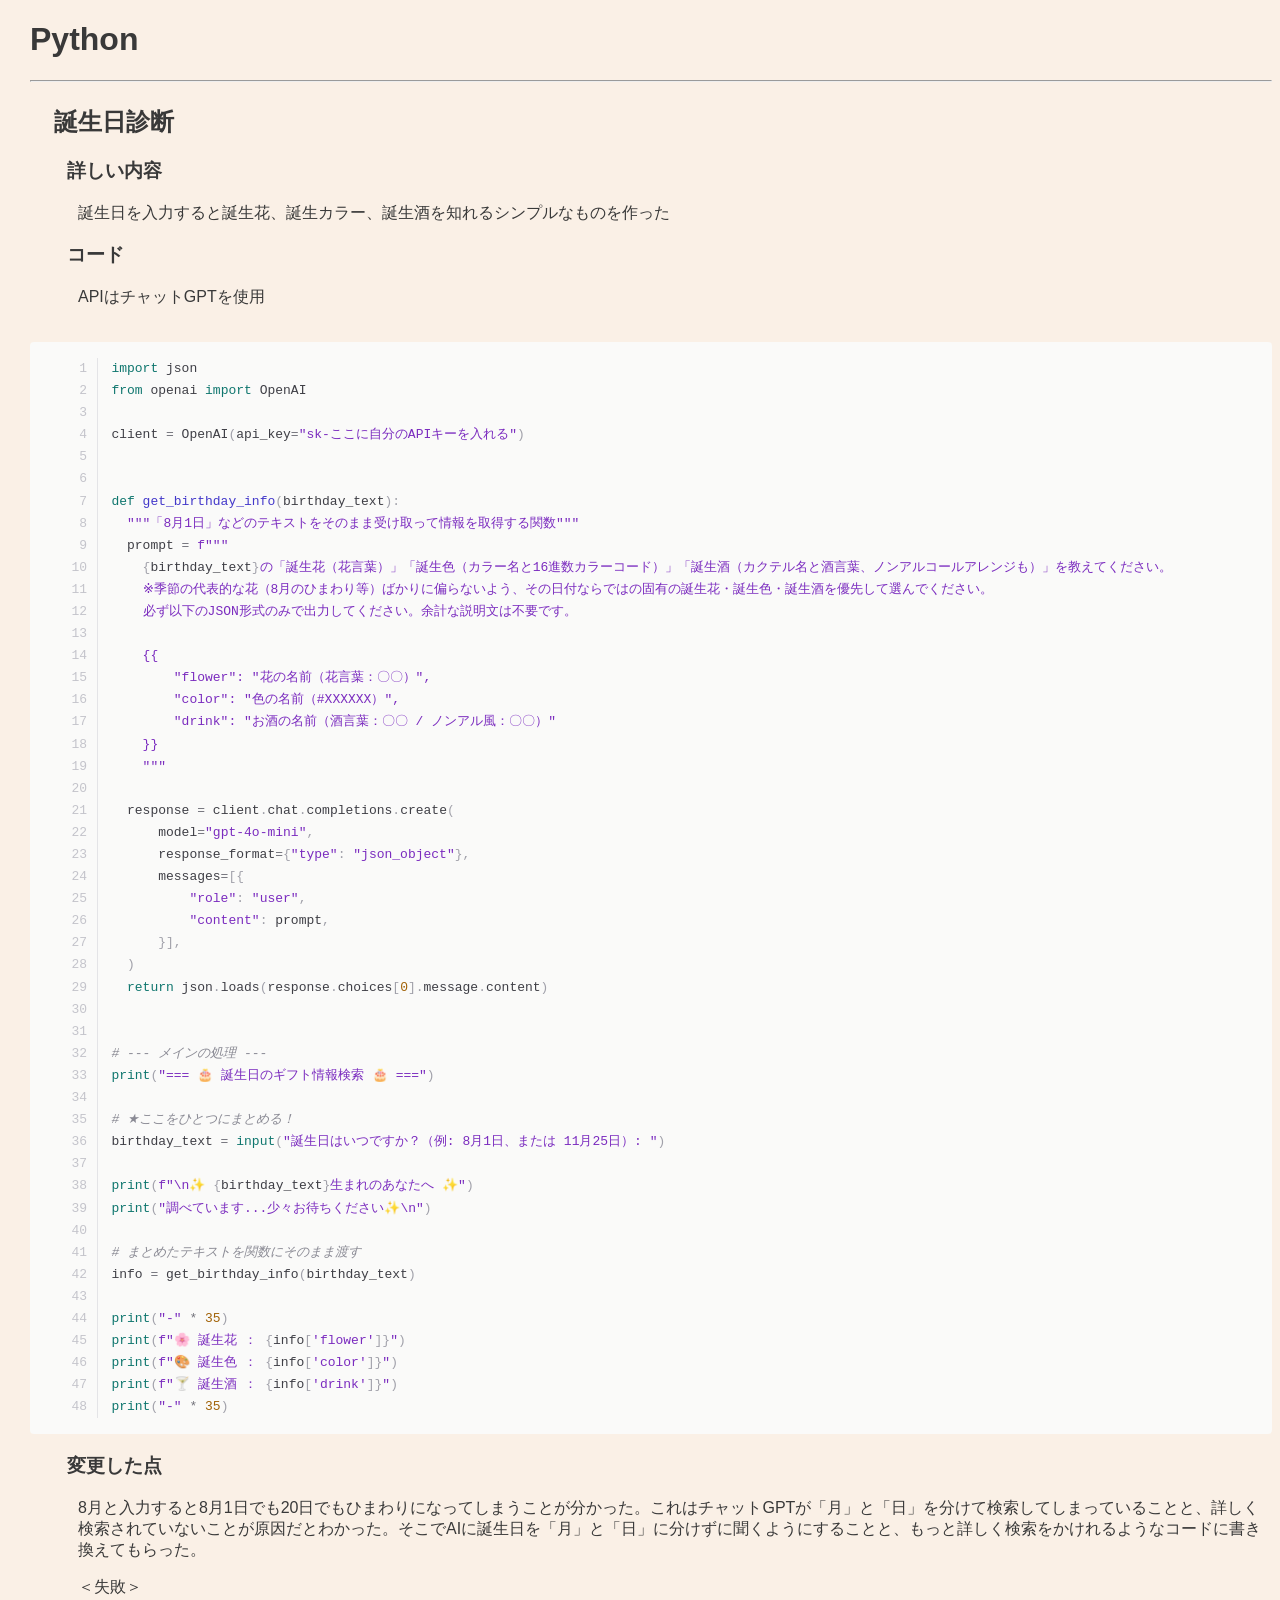
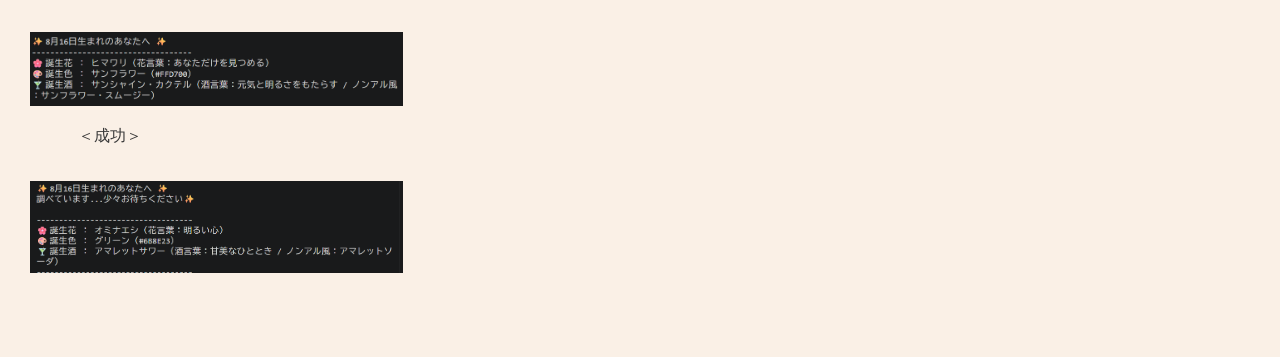
<file: de12/5.html>
<!DOCTYPE html>
<html lang="jp">
<head>
    <!-- ⑥↓タイトルを変えてみよう -->
    <title>かほの課題ページ</title>
    <!-- ⑤スタイルシートの設定をしよう -->
     <link rel="stylesheet" href="./css/style.css">
    <!-- h1.htmlからある行をコピペしてくればOK -->
</head>
<body>
    <h1>Python</h1>
    <!-- 塊ごとにdivタグで区切るようにしましょう。 -->
     <hr>

    <h2>誕生日診断</h2>
    <h3>詳しい内容</h3>
    <p>誕生日を入力すると誕生花、誕生カラー、誕生酒を知れるシンプルなものを作った</p>
    <h3>コード</h3>
    <p>APIはチャットGPTを使用</p><br>
    <pre style="background:#FAFAF9;color:#3f3f46;font-family:ui-monospace, SFMono-Regular, Menlo, Consolas, 'Courier New', monospace;font-size:13px;line-height:1.7;padding:16px 18px;margin:0;border-radius:4px;overflow-x:auto;white-space:pre;tab-size:4;-moz-tab-size:4;"><code style="font-family:inherit;background:none;padding:0;"><span style="display:inline-block;width:3em;margin-right:1em;padding-right:0.8em;text-align:right;color:#c4c4cb;border-right:1px solid #e4e4e7;user-select:none;-webkit-user-select:none;">1</span><span style="color:#0f766e;">import</span> json
<span style="display:inline-block;width:3em;margin-right:1em;padding-right:0.8em;text-align:right;color:#c4c4cb;border-right:1px solid #e4e4e7;user-select:none;-webkit-user-select:none;">2</span><span style="color:#0f766e;">from</span> openai <span style="color:#0f766e;">import</span> OpenAI
<span style="display:inline-block;width:3em;margin-right:1em;padding-right:0.8em;text-align:right;color:#c4c4cb;border-right:1px solid #e4e4e7;user-select:none;-webkit-user-select:none;">3</span>
<span style="display:inline-block;width:3em;margin-right:1em;padding-right:0.8em;text-align:right;color:#c4c4cb;border-right:1px solid #e4e4e7;user-select:none;-webkit-user-select:none;">4</span>client <span style="color:#71717a;">=</span> OpenAI<span style="color:#a1a1aa;">(</span>api_key<span style="color:#71717a;">=</span><span style="color:#7B2CBF;">"sk-ここに自分のAPIキーを入れる"</span><span style="color:#a1a1aa;">)</span>
<span style="display:inline-block;width:3em;margin-right:1em;padding-right:0.8em;text-align:right;color:#c4c4cb;border-right:1px solid #e4e4e7;user-select:none;-webkit-user-select:none;">5</span>
<span style="display:inline-block;width:3em;margin-right:1em;padding-right:0.8em;text-align:right;color:#c4c4cb;border-right:1px solid #e4e4e7;user-select:none;-webkit-user-select:none;">6</span>
<span style="display:inline-block;width:3em;margin-right:1em;padding-right:0.8em;text-align:right;color:#c4c4cb;border-right:1px solid #e4e4e7;user-select:none;-webkit-user-select:none;">7</span><span style="color:#0f766e;">def</span> <span style="color:#4338ca;">get_birthday_info</span><span style="color:#a1a1aa;">(</span>birthday_text<span style="color:#a1a1aa;">)</span><span style="color:#a1a1aa;">:</span>
<span style="display:inline-block;width:3em;margin-right:1em;padding-right:0.8em;text-align:right;color:#c4c4cb;border-right:1px solid #e4e4e7;user-select:none;-webkit-user-select:none;">8</span>  <span style="color:#7B2CBF;">"""「8月1日」などのテキストをそのまま受け取って情報を取得する関数"""</span>
<span style="display:inline-block;width:3em;margin-right:1em;padding-right:0.8em;text-align:right;color:#c4c4cb;border-right:1px solid #e4e4e7;user-select:none;-webkit-user-select:none;">9</span>  prompt <span style="color:#71717a;">=</span> <span><span style="color:#7B2CBF;">f"""</span></span>
<span style="display:inline-block;width:3em;margin-right:1em;padding-right:0.8em;text-align:right;color:#c4c4cb;border-right:1px solid #e4e4e7;user-select:none;-webkit-user-select:none;">10</span><span><span style="color:#7B2CBF;">    </span><span><span style="color:#a1a1aa;">{</span>birthday_text<span style="color:#a1a1aa;">}</span></span><span style="color:#7B2CBF;">の「誕生花（花言葉）」「誕生色（カラー名と16進数カラーコード）」「誕生酒（カクテル名と酒言葉、ノンアルコールアレンジも）」を教えてください。</span></span>
<span style="display:inline-block;width:3em;margin-right:1em;padding-right:0.8em;text-align:right;color:#c4c4cb;border-right:1px solid #e4e4e7;user-select:none;-webkit-user-select:none;">11</span><span><span style="color:#7B2CBF;">    ※季節の代表的な花（8月のひまわり等）ばかりに偏らないよう、その日付ならではの固有の誕生花・誕生色・誕生酒を優先して選んでください。</span></span>
<span style="display:inline-block;width:3em;margin-right:1em;padding-right:0.8em;text-align:right;color:#c4c4cb;border-right:1px solid #e4e4e7;user-select:none;-webkit-user-select:none;">12</span><span><span style="color:#7B2CBF;">    必ず以下のJSON形式のみで出力してください。余計な説明文は不要です。</span></span>
<span style="display:inline-block;width:3em;margin-right:1em;padding-right:0.8em;text-align:right;color:#c4c4cb;border-right:1px solid #e4e4e7;user-select:none;-webkit-user-select:none;">13</span><span><span style="color:#7B2CBF;"></span></span>
<span style="display:inline-block;width:3em;margin-right:1em;padding-right:0.8em;text-align:right;color:#c4c4cb;border-right:1px solid #e4e4e7;user-select:none;-webkit-user-select:none;">14</span><span><span style="color:#7B2CBF;">    {{</span></span>
<span style="display:inline-block;width:3em;margin-right:1em;padding-right:0.8em;text-align:right;color:#c4c4cb;border-right:1px solid #e4e4e7;user-select:none;-webkit-user-select:none;">15</span><span><span style="color:#7B2CBF;">        "flower": "花の名前（花言葉：〇〇）",</span></span>
<span style="display:inline-block;width:3em;margin-right:1em;padding-right:0.8em;text-align:right;color:#c4c4cb;border-right:1px solid #e4e4e7;user-select:none;-webkit-user-select:none;">16</span><span><span style="color:#7B2CBF;">        "color": "色の名前（#XXXXXX）",</span></span>
<span style="display:inline-block;width:3em;margin-right:1em;padding-right:0.8em;text-align:right;color:#c4c4cb;border-right:1px solid #e4e4e7;user-select:none;-webkit-user-select:none;">17</span><span><span style="color:#7B2CBF;">        "drink": "お酒の名前（酒言葉：〇〇 / ノンアル風：〇〇）"</span></span>
<span style="display:inline-block;width:3em;margin-right:1em;padding-right:0.8em;text-align:right;color:#c4c4cb;border-right:1px solid #e4e4e7;user-select:none;-webkit-user-select:none;">18</span><span><span style="color:#7B2CBF;">    }}</span></span>
<span style="display:inline-block;width:3em;margin-right:1em;padding-right:0.8em;text-align:right;color:#c4c4cb;border-right:1px solid #e4e4e7;user-select:none;-webkit-user-select:none;">19</span><span><span style="color:#7B2CBF;">    """</span></span>
<span style="display:inline-block;width:3em;margin-right:1em;padding-right:0.8em;text-align:right;color:#c4c4cb;border-right:1px solid #e4e4e7;user-select:none;-webkit-user-select:none;">20</span>
<span style="display:inline-block;width:3em;margin-right:1em;padding-right:0.8em;text-align:right;color:#c4c4cb;border-right:1px solid #e4e4e7;user-select:none;-webkit-user-select:none;">21</span>  response <span style="color:#71717a;">=</span> client<span style="color:#a1a1aa;">.</span>chat<span style="color:#a1a1aa;">.</span>completions<span style="color:#a1a1aa;">.</span>create<span style="color:#a1a1aa;">(</span>
<span style="display:inline-block;width:3em;margin-right:1em;padding-right:0.8em;text-align:right;color:#c4c4cb;border-right:1px solid #e4e4e7;user-select:none;-webkit-user-select:none;">22</span>      model<span style="color:#71717a;">=</span><span style="color:#7B2CBF;">"gpt-4o-mini"</span><span style="color:#a1a1aa;">,</span>
<span style="display:inline-block;width:3em;margin-right:1em;padding-right:0.8em;text-align:right;color:#c4c4cb;border-right:1px solid #e4e4e7;user-select:none;-webkit-user-select:none;">23</span>      response_format<span style="color:#71717a;">=</span><span style="color:#a1a1aa;">{</span><span style="color:#7B2CBF;">"type"</span><span style="color:#a1a1aa;">:</span> <span style="color:#7B2CBF;">"json_object"</span><span style="color:#a1a1aa;">}</span><span style="color:#a1a1aa;">,</span>
<span style="display:inline-block;width:3em;margin-right:1em;padding-right:0.8em;text-align:right;color:#c4c4cb;border-right:1px solid #e4e4e7;user-select:none;-webkit-user-select:none;">24</span>      messages<span style="color:#71717a;">=</span><span style="color:#a1a1aa;">[</span><span style="color:#a1a1aa;">{</span>
<span style="display:inline-block;width:3em;margin-right:1em;padding-right:0.8em;text-align:right;color:#c4c4cb;border-right:1px solid #e4e4e7;user-select:none;-webkit-user-select:none;">25</span>          <span style="color:#7B2CBF;">"role"</span><span style="color:#a1a1aa;">:</span> <span style="color:#7B2CBF;">"user"</span><span style="color:#a1a1aa;">,</span>
<span style="display:inline-block;width:3em;margin-right:1em;padding-right:0.8em;text-align:right;color:#c4c4cb;border-right:1px solid #e4e4e7;user-select:none;-webkit-user-select:none;">26</span>          <span style="color:#7B2CBF;">"content"</span><span style="color:#a1a1aa;">:</span> prompt<span style="color:#a1a1aa;">,</span>
<span style="display:inline-block;width:3em;margin-right:1em;padding-right:0.8em;text-align:right;color:#c4c4cb;border-right:1px solid #e4e4e7;user-select:none;-webkit-user-select:none;">27</span>      <span style="color:#a1a1aa;">}</span><span style="color:#a1a1aa;">]</span><span style="color:#a1a1aa;">,</span>
<span style="display:inline-block;width:3em;margin-right:1em;padding-right:0.8em;text-align:right;color:#c4c4cb;border-right:1px solid #e4e4e7;user-select:none;-webkit-user-select:none;">28</span>  <span style="color:#a1a1aa;">)</span>
<span style="display:inline-block;width:3em;margin-right:1em;padding-right:0.8em;text-align:right;color:#c4c4cb;border-right:1px solid #e4e4e7;user-select:none;-webkit-user-select:none;">29</span>  <span style="color:#0f766e;">return</span> json<span style="color:#a1a1aa;">.</span>loads<span style="color:#a1a1aa;">(</span>response<span style="color:#a1a1aa;">.</span>choices<span style="color:#a1a1aa;">[</span><span style="color:#a16207;">0</span><span style="color:#a1a1aa;">]</span><span style="color:#a1a1aa;">.</span>message<span style="color:#a1a1aa;">.</span>content<span style="color:#a1a1aa;">)</span>
<span style="display:inline-block;width:3em;margin-right:1em;padding-right:0.8em;text-align:right;color:#c4c4cb;border-right:1px solid #e4e4e7;user-select:none;-webkit-user-select:none;">30</span>
<span style="display:inline-block;width:3em;margin-right:1em;padding-right:0.8em;text-align:right;color:#c4c4cb;border-right:1px solid #e4e4e7;user-select:none;-webkit-user-select:none;">31</span>
<span style="display:inline-block;width:3em;margin-right:1em;padding-right:0.8em;text-align:right;color:#c4c4cb;border-right:1px solid #e4e4e7;user-select:none;-webkit-user-select:none;">32</span><span style="color:#8a8a94;font-style:italic;"># --- メインの処理 ---</span>
<span style="display:inline-block;width:3em;margin-right:1em;padding-right:0.8em;text-align:right;color:#c4c4cb;border-right:1px solid #e4e4e7;user-select:none;-webkit-user-select:none;">33</span><span style="color:#0f766e;">print</span><span style="color:#a1a1aa;">(</span><span style="color:#7B2CBF;">"=== 🎂 誕生日のギフト情報検索 🎂 ==="</span><span style="color:#a1a1aa;">)</span>
<span style="display:inline-block;width:3em;margin-right:1em;padding-right:0.8em;text-align:right;color:#c4c4cb;border-right:1px solid #e4e4e7;user-select:none;-webkit-user-select:none;">34</span>
<span style="display:inline-block;width:3em;margin-right:1em;padding-right:0.8em;text-align:right;color:#c4c4cb;border-right:1px solid #e4e4e7;user-select:none;-webkit-user-select:none;">35</span><span style="color:#8a8a94;font-style:italic;"># ★ここをひとつにまとめる！</span>
<span style="display:inline-block;width:3em;margin-right:1em;padding-right:0.8em;text-align:right;color:#c4c4cb;border-right:1px solid #e4e4e7;user-select:none;-webkit-user-select:none;">36</span>birthday_text <span style="color:#71717a;">=</span> <span style="color:#0f766e;">input</span><span style="color:#a1a1aa;">(</span><span style="color:#7B2CBF;">"誕生日はいつですか？（例: 8月1日、または 11月25日）: "</span><span style="color:#a1a1aa;">)</span>
<span style="display:inline-block;width:3em;margin-right:1em;padding-right:0.8em;text-align:right;color:#c4c4cb;border-right:1px solid #e4e4e7;user-select:none;-webkit-user-select:none;">37</span>
<span style="display:inline-block;width:3em;margin-right:1em;padding-right:0.8em;text-align:right;color:#c4c4cb;border-right:1px solid #e4e4e7;user-select:none;-webkit-user-select:none;">38</span><span style="color:#0f766e;">print</span><span style="color:#a1a1aa;">(</span><span><span style="color:#7B2CBF;">f"\n✨ </span><span><span style="color:#a1a1aa;">{</span>birthday_text<span style="color:#a1a1aa;">}</span></span><span style="color:#7B2CBF;">生まれのあなたへ ✨"</span></span><span style="color:#a1a1aa;">)</span>
<span style="display:inline-block;width:3em;margin-right:1em;padding-right:0.8em;text-align:right;color:#c4c4cb;border-right:1px solid #e4e4e7;user-select:none;-webkit-user-select:none;">39</span><span style="color:#0f766e;">print</span><span style="color:#a1a1aa;">(</span><span style="color:#7B2CBF;">"調べています...少々お待ちください✨\n"</span><span style="color:#a1a1aa;">)</span>
<span style="display:inline-block;width:3em;margin-right:1em;padding-right:0.8em;text-align:right;color:#c4c4cb;border-right:1px solid #e4e4e7;user-select:none;-webkit-user-select:none;">40</span>
<span style="display:inline-block;width:3em;margin-right:1em;padding-right:0.8em;text-align:right;color:#c4c4cb;border-right:1px solid #e4e4e7;user-select:none;-webkit-user-select:none;">41</span><span style="color:#8a8a94;font-style:italic;"># まとめたテキストを関数にそのまま渡す</span>
<span style="display:inline-block;width:3em;margin-right:1em;padding-right:0.8em;text-align:right;color:#c4c4cb;border-right:1px solid #e4e4e7;user-select:none;-webkit-user-select:none;">42</span>info <span style="color:#71717a;">=</span> get_birthday_info<span style="color:#a1a1aa;">(</span>birthday_text<span style="color:#a1a1aa;">)</span>
<span style="display:inline-block;width:3em;margin-right:1em;padding-right:0.8em;text-align:right;color:#c4c4cb;border-right:1px solid #e4e4e7;user-select:none;-webkit-user-select:none;">43</span>
<span style="display:inline-block;width:3em;margin-right:1em;padding-right:0.8em;text-align:right;color:#c4c4cb;border-right:1px solid #e4e4e7;user-select:none;-webkit-user-select:none;">44</span><span style="color:#0f766e;">print</span><span style="color:#a1a1aa;">(</span><span style="color:#7B2CBF;">"-"</span> <span style="color:#71717a;">*</span> <span style="color:#a16207;">35</span><span style="color:#a1a1aa;">)</span>
<span style="display:inline-block;width:3em;margin-right:1em;padding-right:0.8em;text-align:right;color:#c4c4cb;border-right:1px solid #e4e4e7;user-select:none;-webkit-user-select:none;">45</span><span style="color:#0f766e;">print</span><span style="color:#a1a1aa;">(</span><span><span style="color:#7B2CBF;">f"🌸 誕生花 ： </span><span><span style="color:#a1a1aa;">{</span>info<span style="color:#a1a1aa;">[</span><span style="color:#7B2CBF;">'flower'</span><span style="color:#a1a1aa;">]</span><span style="color:#a1a1aa;">}</span></span><span style="color:#7B2CBF;">"</span></span><span style="color:#a1a1aa;">)</span>
<span style="display:inline-block;width:3em;margin-right:1em;padding-right:0.8em;text-align:right;color:#c4c4cb;border-right:1px solid #e4e4e7;user-select:none;-webkit-user-select:none;">46</span><span style="color:#0f766e;">print</span><span style="color:#a1a1aa;">(</span><span><span style="color:#7B2CBF;">f"🎨 誕生色 ： </span><span><span style="color:#a1a1aa;">{</span>info<span style="color:#a1a1aa;">[</span><span style="color:#7B2CBF;">'color'</span><span style="color:#a1a1aa;">]</span><span style="color:#a1a1aa;">}</span></span><span style="color:#7B2CBF;">"</span></span><span style="color:#a1a1aa;">)</span>
<span style="display:inline-block;width:3em;margin-right:1em;padding-right:0.8em;text-align:right;color:#c4c4cb;border-right:1px solid #e4e4e7;user-select:none;-webkit-user-select:none;">47</span><span style="color:#0f766e;">print</span><span style="color:#a1a1aa;">(</span><span><span style="color:#7B2CBF;">f"🍸 誕生酒 ： </span><span><span style="color:#a1a1aa;">{</span>info<span style="color:#a1a1aa;">[</span><span style="color:#7B2CBF;">'drink'</span><span style="color:#a1a1aa;">]</span><span style="color:#a1a1aa;">}</span></span><span style="color:#7B2CBF;">"</span></span><span style="color:#a1a1aa;">)</span>
<span style="display:inline-block;width:3em;margin-right:1em;padding-right:0.8em;text-align:right;color:#c4c4cb;border-right:1px solid #e4e4e7;user-select:none;-webkit-user-select:none;">48</span><span style="color:#0f766e;">print</span><span style="color:#a1a1aa;">(</span><span style="color:#7B2CBF;">"-"</span> <span style="color:#71717a;">*</span> <span style="color:#a16207;">35</span><span style="color:#a1a1aa;">)</span></code></pre>

    <h3>変更した点</h3>
    <p>8月と入力すると8月1日でも20日でもひまわりになってしまうことが分かった。これはチャットGPTが「月」と「日」を分けて検索してしまっていることと、詳しく検索されていないことが原因だとわかった。そこでAIに誕生日を「月」と「日」に分けずに聞くようにすることと、もっと詳しく検索をかけれるようなコードに書き換えてもらった。</p>
    <p>＜失敗＞</p><br>
    <img src="images/tannjoubi1.png" width="30%"><br>
    <p>＜成功＞</p><br>
    <img src="images/tannjoubi2.png" width="30%">
</html>
</file>
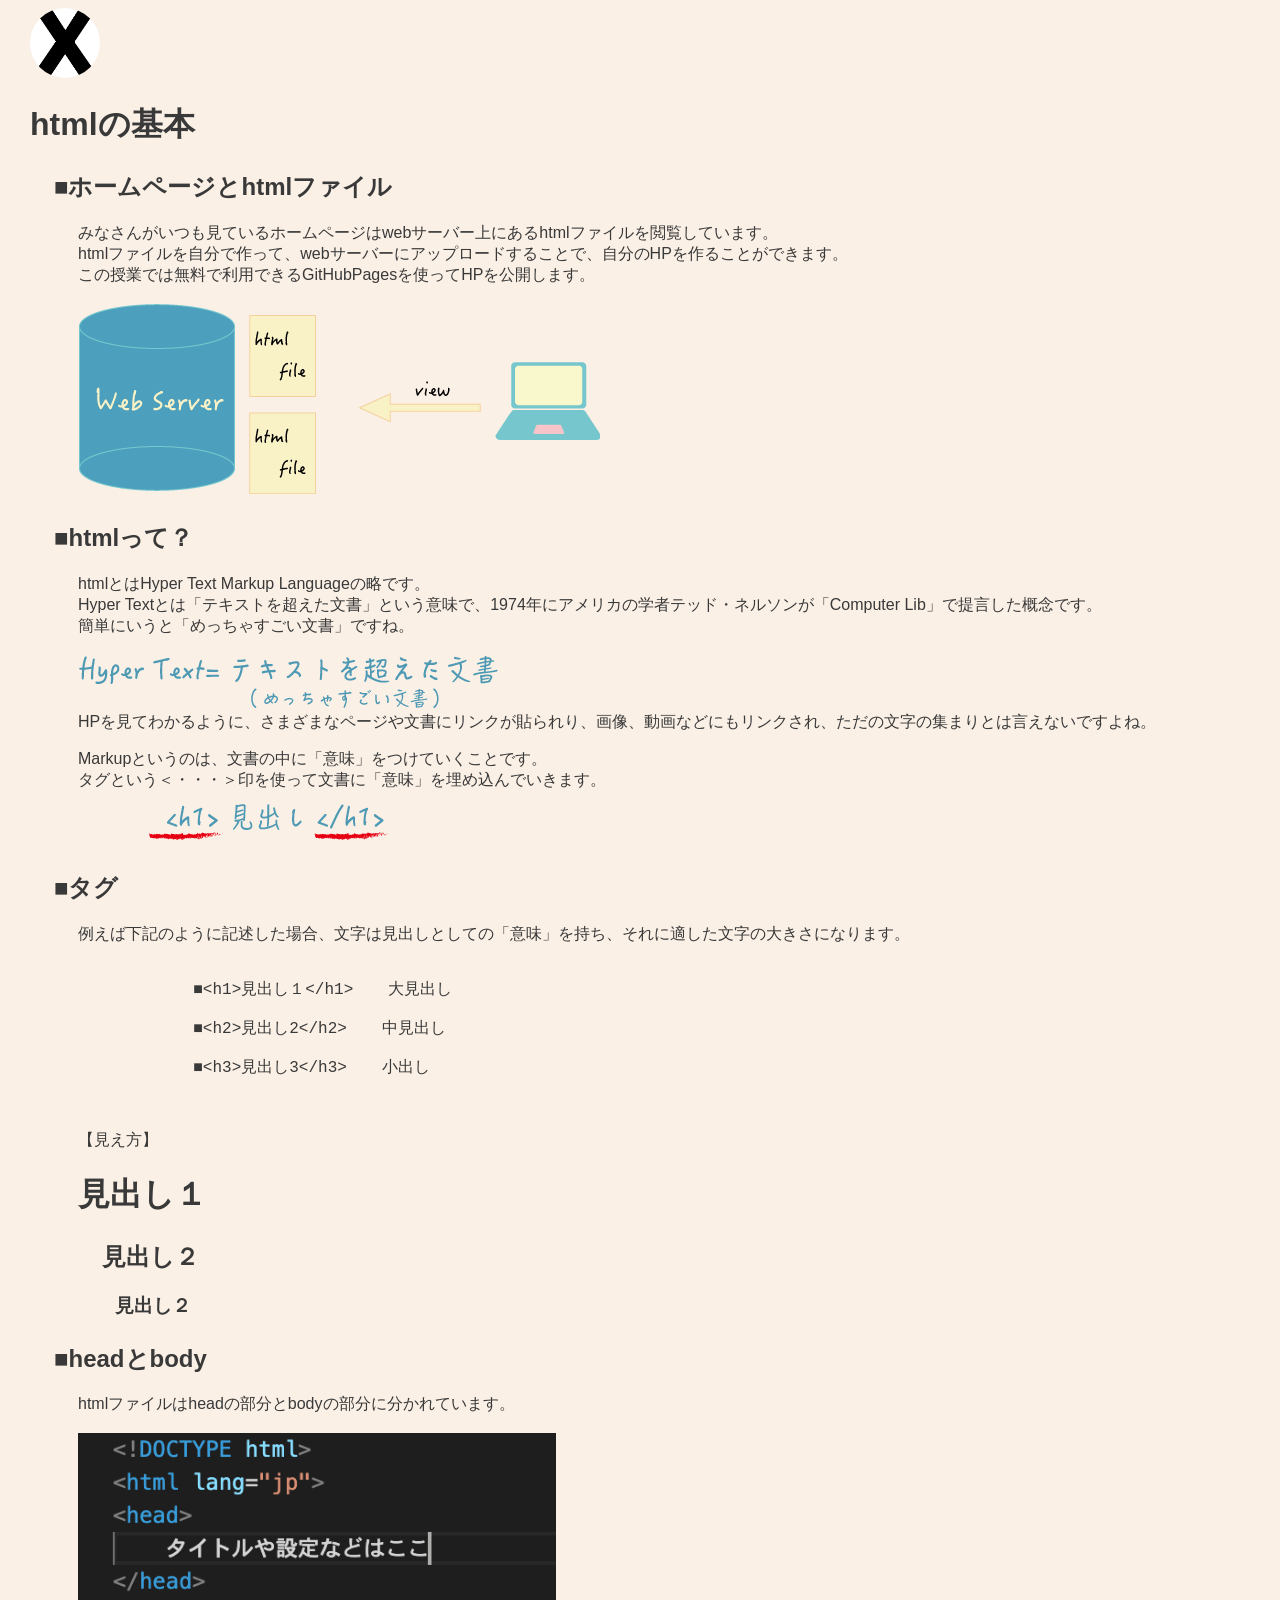
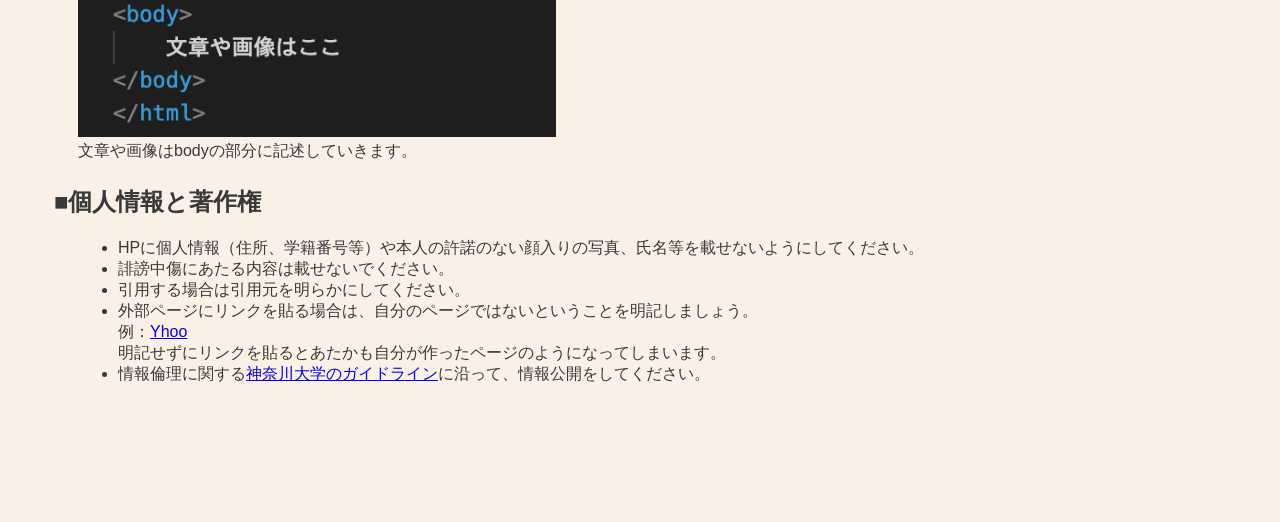
<file: de12/hp1.html>
<!DOCTYPE html>
<html lang="jp">
<head>
    <meta charset="UTF-8">
    <title>html_1</title>
    <link rel="stylesheet" href="./css/style.css">
    <link rel="shortcut icon" href="./images/xbp.ico">
</head>
<body>
    <logotohome>
    <a href="../index.html"><img src="./images/0_XBlogo.png" ></a>
    </logotohome>


    <h1>htmlの基本</h1>
    <h2>■ホームページとhtmlファイル</h2>
        <div>
            みなさんがいつも見ているホームページはwebサーバー上にあるhtmlファイルを閲覧しています。<br>
            htmlファイルを自分で作って、webサーバーにアップロードすることで、自分のHPを作ることができます。<br>
            この授業では無料で利用できるGitHubPagesを使ってHPを公開します。<br><br>
            <img src="./images/webserver_html.png">
        </div>
    <h2>■htmlって？</h2>
    <div>
        htmlとはHyper Text Markup Languageの略です。<br>
        Hyper Textとは「テキストを超えた文書」という意味で、1974年にアメリカの学者テッド・ネルソンが「Computer Lib」で提言した概念です。<br>
        簡単にいうと「めっちゃすごい文書」ですね。<br><br>
        <img src="./images/hypertxt.png"><br>
        HPを見てわかるように、さまざまなページや文書にリンクが貼られり、画像、動画などにもリンクされ、ただの文字の集まりとは言えないですよね。
    </div>
    <div>
        
        Markupというのは、文書の中に「意味」をつけていくことです。<br>
        タグという＜・・・＞印を使って文書に「意味」を埋め込んでいきます。<br>
        <img src="./images/tag.png">

    </div>
    


    <h2>■タグ</h2>
    <div>
        例えば下記のように記述した場合、文字は見出しとしての「意味」を持ち、それに適した文字の大きさになります。<br>
        <xmp>
            ■<h1>見出し１</h1>    大見出し
    
            ■<h2>見出し2</h2>    中見出し
    
            ■<h3>見出し3</h3>    小出し
    
        </xmp>
        【見え方】
        <h1>見出し１</h1>
        <h2>見出し２</h2>
        <h3>見出し２</h3>

    </div>
    
    <h2>■headとbody</h2>
    <div>
    htmlファイルはheadの部分とbodyの部分に分かれています。<br><br>
        <img src="./images/htmlbasic.png" width="40%">
        <br>
        文章や画像はbodyの部分に記述していきます。
    </div>

    <h2>■個人情報と著作権</h2>
    <div>
        <ul>
            <li>HPに個人情報（住所、学籍番号等）や本人の許諾のない顔入りの写真、氏名等を載せないようにしてください。</li>
            <li>誹謗中傷にあたる内容は載せないでください。</li>
            <li>引用する場合は引用元を明らかにしてください。</li>
            <li>外部ページにリンクを貼る場合は、自分のページではないということを明記しましょう。<br>例：<a href="https://www.yahoo.co.jp/">Yhoo</a><br>
            明記せずにリンクを貼るとあたかも自分が作ったページのようになってしまいます。 </li>
            <li>情報倫理に関する<a href="https://www.kanagawa-u.ac.jp/sns/guideline/" target="_blank">神奈川大学のガイドライン</a>に沿って、情報公開をしてください。</li>
        </ul>
    
    </div>






    
<br>
<br>


</body>
</html>
</file>
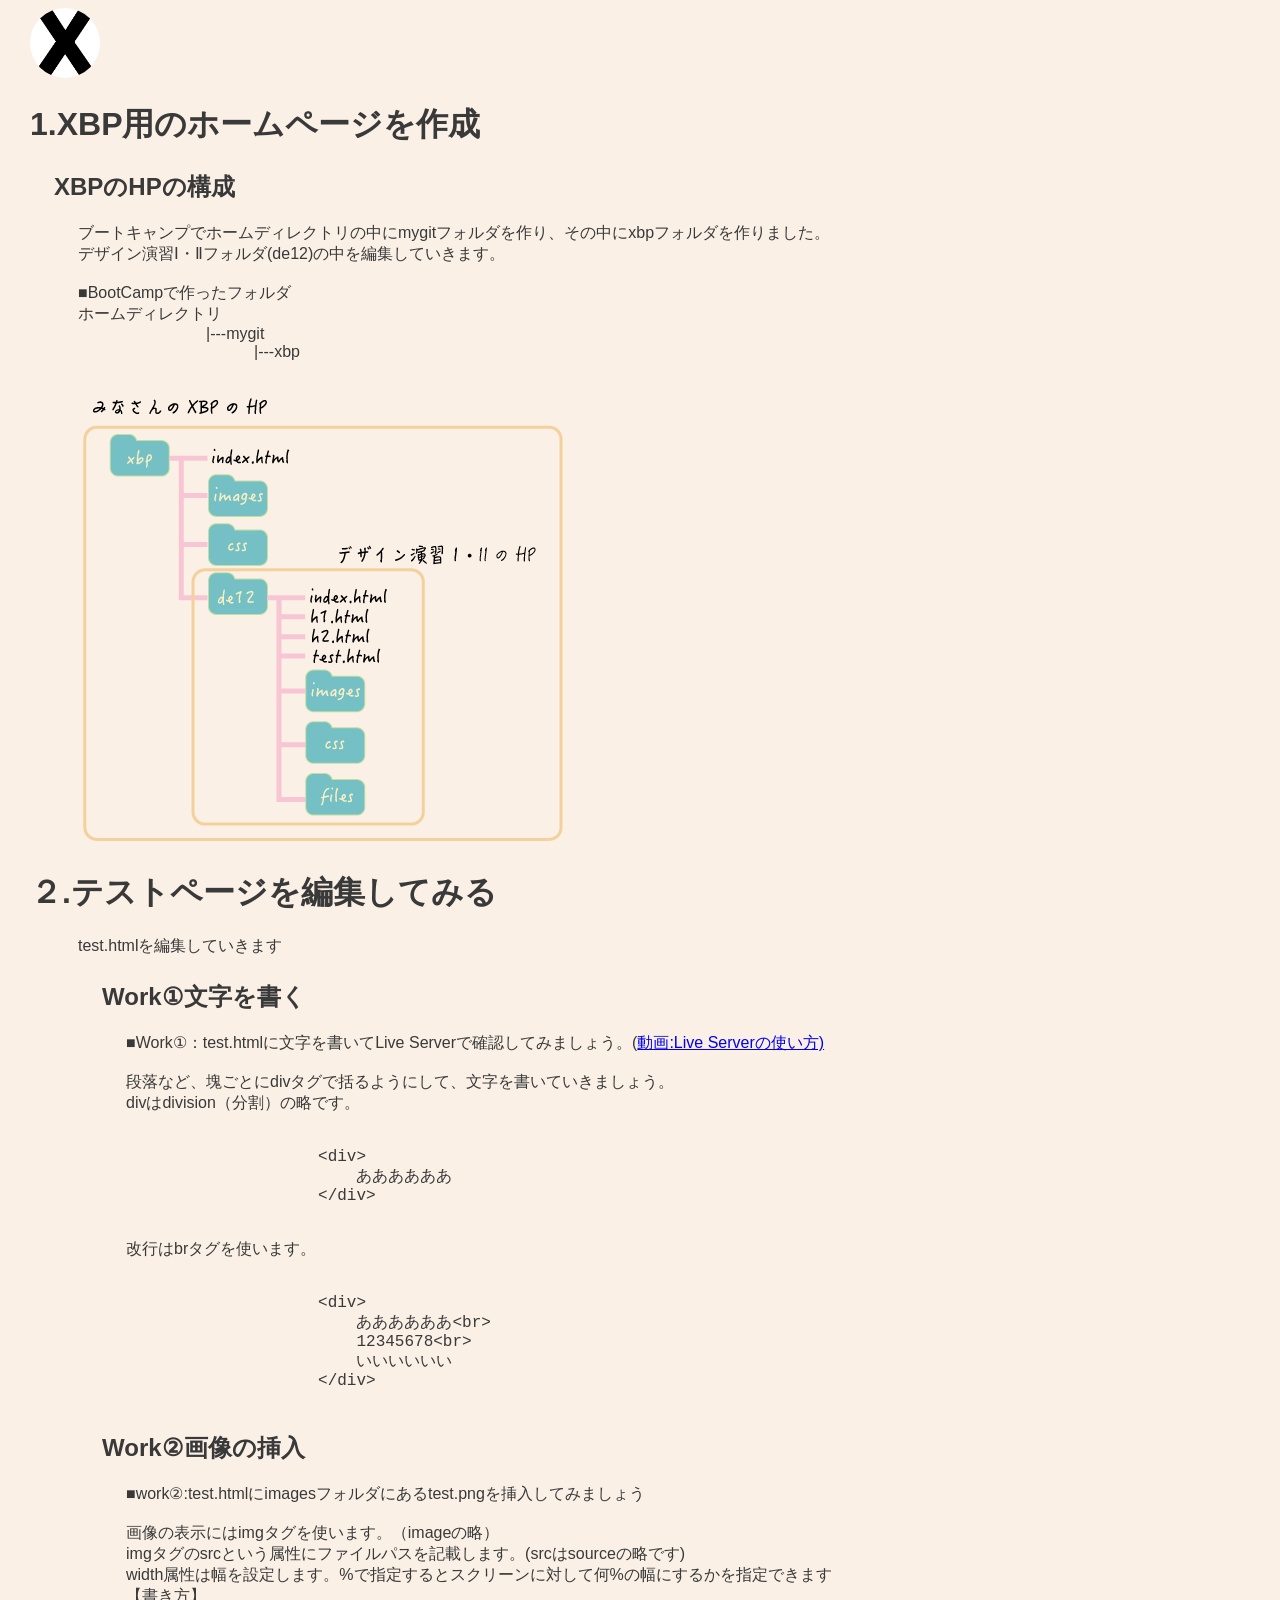
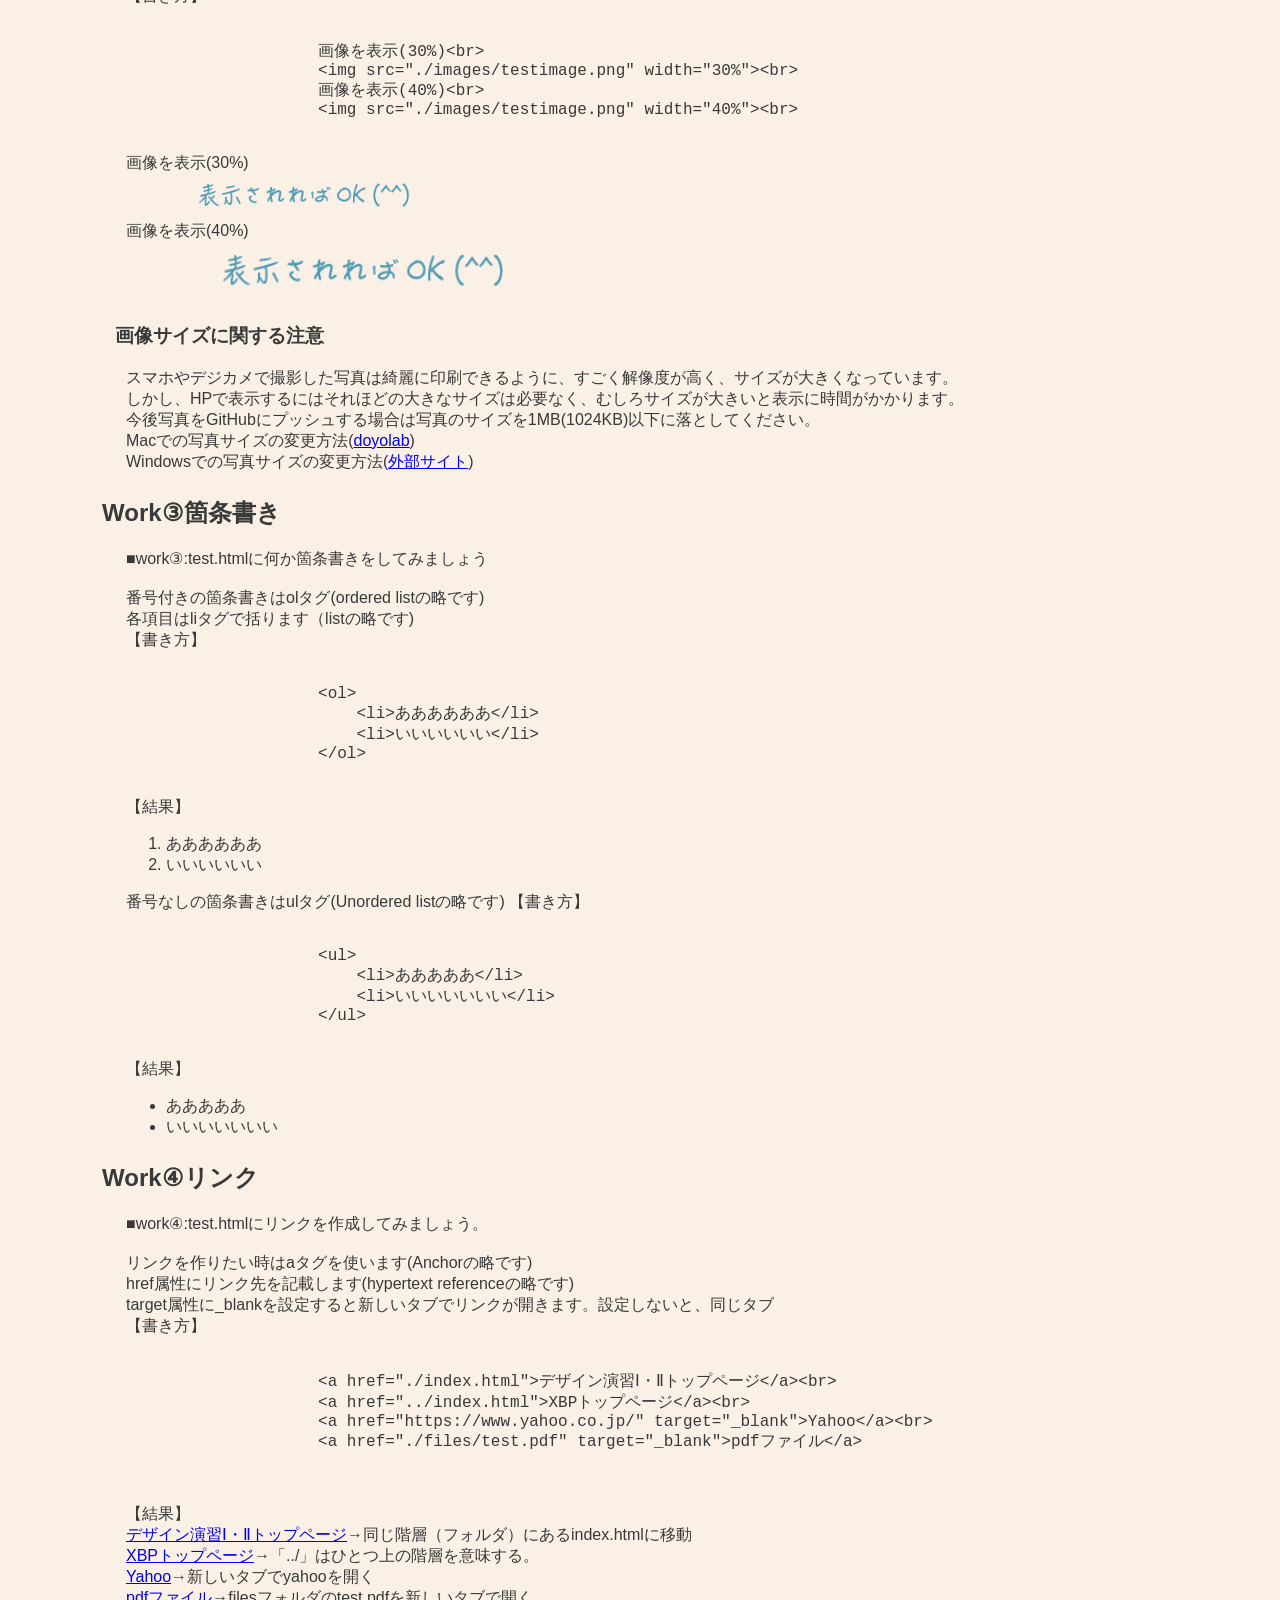
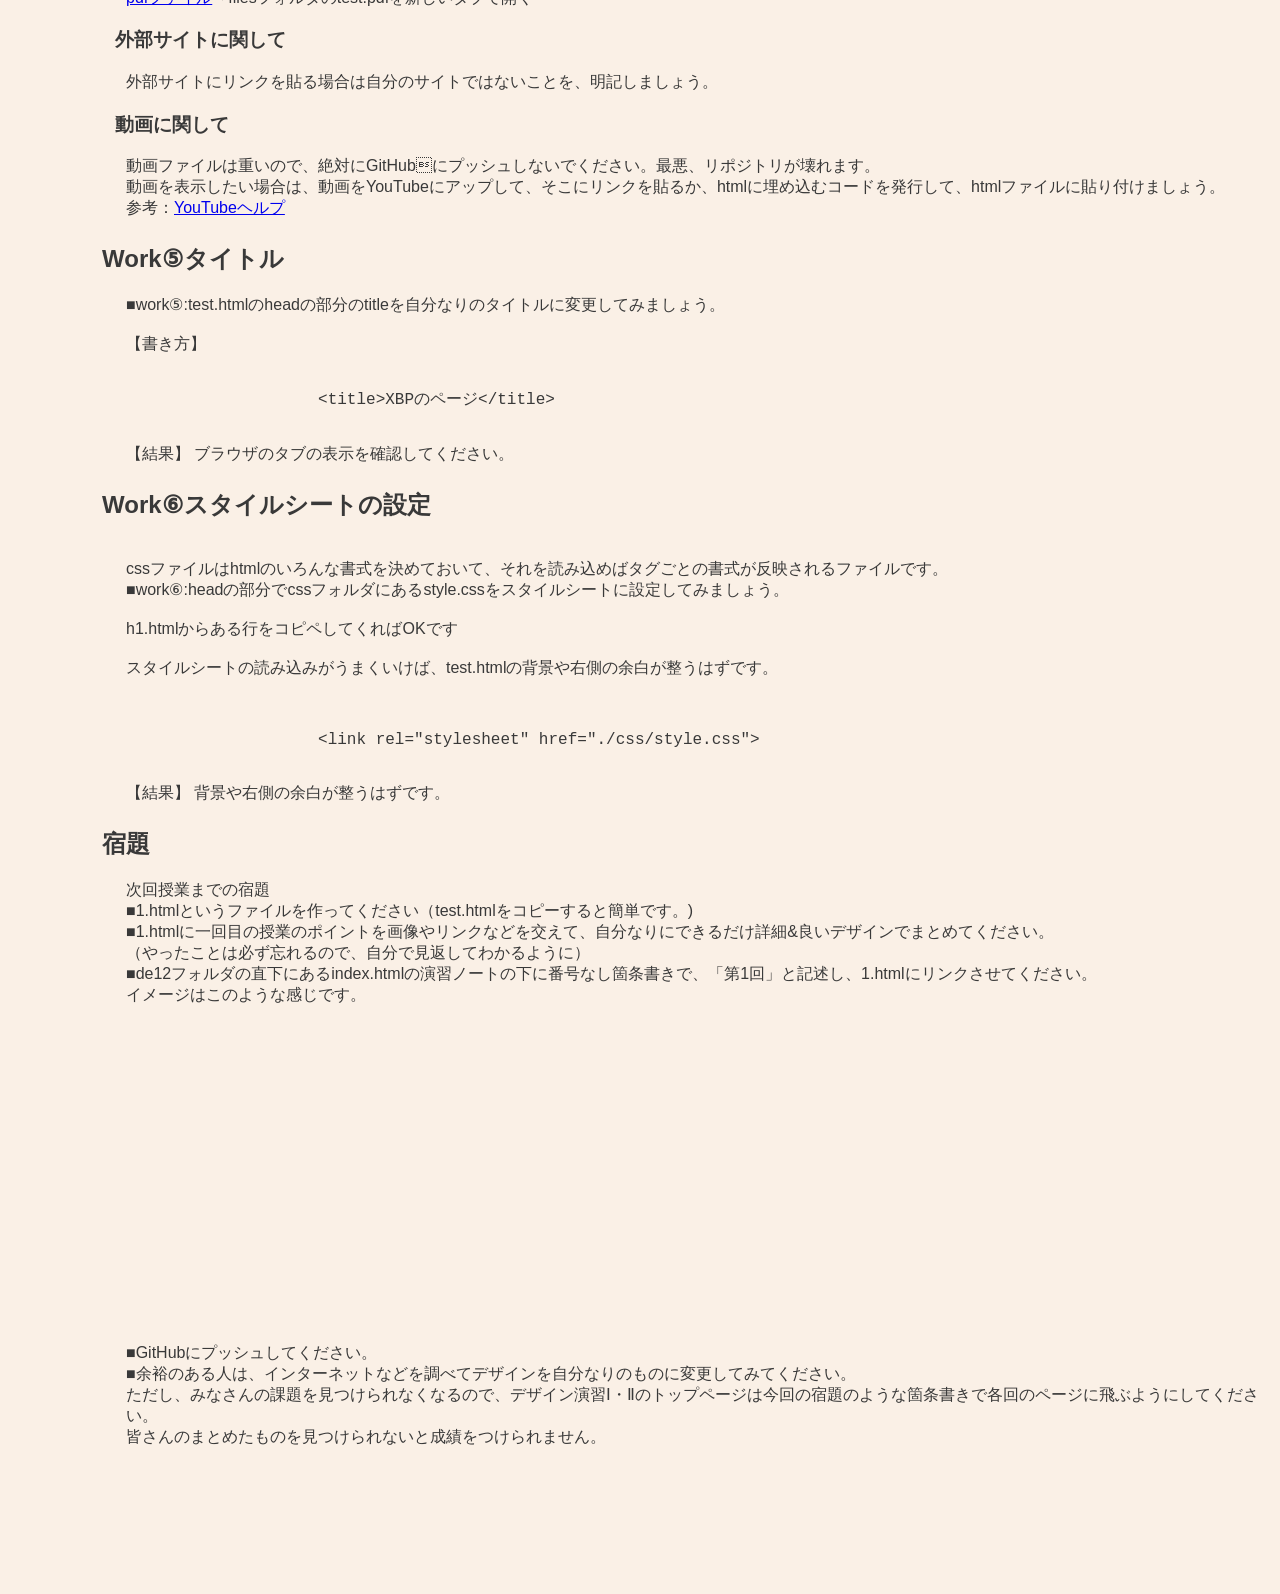
<file: de12/hp2.html>
<!DOCTYPE html>
<html lang="jp">
<head>
    <meta charset="UTF-8">
    <title>html_2</title>
    <link rel="stylesheet" href="./css/style.css">
    <link rel="shortcut icon" href="./images/xbp.ico">
</head>
<body>
    <logotohome>
    <a href="../index.html"><img src="./images/0_XBlogo.png" alt=""></a>
    </logotohome>

    
    <h1>1.XBP用のホームページを作成</h1>
        <h2>XBPのHPの構成</h2>
        <div>
            ブートキャンプでホームディレクトリの中にmygitフォルダを作り、その中にxbpフォルダを作りました。<br>
            デザイン演習Ⅰ・Ⅱフォルダ(de12)の中を編集していきます。<br><br>

            ■BootCampで作ったフォルダ<br>
            ホームディレクトリ<br>
            &emsp;&emsp;&emsp;&emsp;&emsp;&emsp;&emsp;&emsp;|---mygit<br>
            &emsp;&emsp;&emsp;&emsp;&emsp;&emsp;&emsp;&emsp;&emsp;&emsp;&emsp;|---xbp<br><br><br>
            
            
            <img src="images/samplefolder1.png">
                        
            
        </div>
       

    <h1>２.テストページを編集してみる</h1>
    <div>test.htmlを編集していきます
        <h2>Work①文字を書く</h2>
            <div>
                ■Work①：test.htmlに文字を書いてLive Serverで確認してみましょう。(<a href="https://youtu.be/DpFo8xBrLMc">動画:Live Serverの使い方)</a><br><br>
                段落など、塊ごとにdivタグで括るようにして、文字を書いていきましょう。<br>
                divはdivision（分割）の略です。<br>
                <xmp>
                    <div>
                        ああああああ
                    </div>
                </xmp>
                改行はbrタグを使います。
                <xmp>
                    <div>
                        ああああああ<br>
                        12345678<br>
                        いいいいいい
                    </div>
                </xmp>
            </div>
            <h2>Work②画像の挿入</h2>
            <div>
                ■work②:test.htmlにimagesフォルダにあるtest.pngを挿入してみましょう<br><br>
                画像の表示にはimgタグを使います。（imageの略）<br>
                imgタグのsrcという属性にファイルパスを記載します。(srcはsourceの略です)<br>
                width属性は幅を設定します。%で指定するとスクリーンに対して何%の幅にするかを指定できます<br>
                【書き方】
                <xmp>
                    画像を表示(30%)<br>
                    <img src="./images/testimage.png" width="30%"><br>
                    画像を表示(40%)<br>
                    <img src="./images/testimage.png" width="40%"><br>
                </xmp>

            </div>
            <div>
            画像を表示(30%)<br>
            <img src="./images/testimage.png" width="30%"><br>
            画像を表示(40%)<br>
            <img src="./images/testimage.png" width="40%"><br>
            
            </div>
            <h3>画像サイズに関する注意</h3>
            <diV>
                スマホやデジカメで撮影した写真は綺麗に印刷できるように、すごく解像度が高く、サイズが大きくなっています。<br>
                しかし、HPで表示するにはそれほどの大きなサイズは必要なく、むしろサイズが大きいと表示に時間がかかります。<br>
                今後写真をGitHubにプッシュする場合は写真のサイズを1MB(1024KB)以下に落としてください。<br>
                Macでの写真サイズの変更方法(<a href="https://doyodoyo.github.io/doyolab/03photomemo.html" target="_blank">doyolab</a>)<br>
                Windowsでの写真サイズの変更方法(<a href="https://office-hack.com/windows/windows10-image-resize/" target="_blank">外部サイト</a>)

            </diV>

            <h2>Work③箇条書き</h2>

            <div>
                ■work③:test.htmlに何か箇条書きをしてみましょう<br><br>
                番号付きの箇条書きはolタグ(ordered listの略です)<br>
                各項目はliタグで括ります（listの略です)<br>
                【書き方】
                <xmp>
                    <ol>
                        <li>ああああああ</li>
                        <li>いいいいいい</li>
                    </ol>
                </xmp>
                【結果】
                <ol>
                    <li>ああああああ</li>
                    <li>いいいいいい</li>
                </ol>
            </div>
            <div>
                番号なしの箇条書きはulタグ(Unordered listの略です)
                【書き方】
                <xmp>
                    <ul>
                        <li>あああああ</li>
                        <li>いいいいいいい</li>
                    </ul>
                </xmp>
                【結果】
                <ul>
                    <li>あああああ</li>
                    <li>いいいいいいい</li>
                </ul>

            </div>
            <h2>Work④リンク</h2>
            <div>
                ■work④:test.htmlにリンクを作成してみましょう。<br><br>
                リンクを作りたい時はaタグを使います(Anchorの略です)<br>
                href属性にリンク先を記載します(hypertext referenceの略です)<br>
                target属性に_blankを設定すると新しいタブでリンクが開きます。設定しないと、同じタブ<br>
                【書き方】
                <xmp>
                    <a href="./index.html">デザイン演習Ⅰ・Ⅱトップページ</a><br>
                    <a href="../index.html">XBPトップページ</a><br>
                    <a href="https://www.yahoo.co.jp/" target="_blank">Yahoo</a><br>
                    <a href="./files/test.pdf" target="_blank">pdfファイル</a>

                </xmp>
                【結果】<br>
                <a href="./index.html">デザイン演習Ⅰ・Ⅱトップページ</a>→同じ階層（フォルダ）にあるindex.htmlに移動<br>
                <a href="../index.html">XBPトップページ</a>→「../」はひとつ上の階層を意味する。<br>
                <a href="https://www.yahoo.co.jp/" target="_blank">Yahoo</a>→新しいタブでyahooを開く<br>
                <a href="./files/test.pdf" target="_blank">pdfファイル</a>→filesフォルダのtest.pdfを新しいタブで開く<br>
            </div>
            <h3>外部サイトに関して</h3>
            <div>
                外部サイトにリンクを貼る場合は自分のサイトではないことを、明記しましょう。
            </div>
            <h3>動画に関して</h3>
            <div>
            動画ファイルは重いので、絶対にGitHubにプッシュしないでください。最悪、リポジトリが壊れます。<br>
            動画を表示したい場合は、動画をYouTubeにアップして、そこにリンクを貼るか、htmlに埋め込むコードを発行して、htmlファイルに貼り付けましょう。<br>
            参考：<a href="https://support.google.com/youtube/answer/171780?hl=ja" target="_blank">YouTubeヘルプ</a>
            </div>
            <h2>Work⑤タイトル</h2>
            <div>
                ■work⑤:test.htmlのheadの部分のtitleを自分なりのタイトルに変更してみましょう。<br><br>
                【書き方】
                <xmp>
                    <title>XBPのページ</title>
                </xmp>
                【結果】
                ブラウザのタブの表示を確認してください。
            </div>

            <h2>Work⑥スタイルシートの設定</h2>
            <div>
                <br>cssファイルはhtmlのいろんな書式を決めておいて、それを読み込めばタグごとの書式が反映されるファイルです。<br>
                ■work⑥:headの部分でcssフォルダにあるstyle.cssをスタイルシートに設定してみましょう。<br><br>
                h1.htmlからある行をコピペしてくればOKです<br>
                
                <br>スタイルシートの読み込みがうまくいけば、test.htmlの背景や右側の余白が整うはずです。
                <br><br>
                <xmp>
                    <link rel="stylesheet" href="./css/style.css">
                </xmp>
                【結果】
                背景や右側の余白が整うはずです。
            </div>

            <h2>宿題</h2>
            <div>
                次回授業までの宿題<br>
                ■1.htmlというファイルを作ってください（test.htmlをコピーすると簡単です。)<br>
                ■1.htmlに一回目の授業のポイントを画像やリンクなどを交えて、自分なりにできるだけ詳細&良いデザインでまとめてください。<br>
                （やったことは必ず忘れるので、自分で見返してわかるように）<br>
                ■de12フォルダの直下にあるindex.htmlの演習ノートの下に番号なし箇条書きで、「第1回」と記述し、1.htmlにリンクさせてください。<br>
                
                イメージはこのような感じです。<br>
                <iframe width="560" height="315" src="https://www.youtube.com/embed/QmtEP_GOFp0" title="YouTube video player" frameborder="0" allow="accelerometer; autoplay; clipboard-write; encrypted-media; gyroscope; picture-in-picture" allowfullscreen></iframe>
                <br><br>
                ■GitHubにプッシュしてください。<br>

                ■余裕のある人は、インターネットなどを調べてデザインを自分なりのものに変更してみてください。<br>
                ただし、みなさんの課題を見つけられなくなるので、デザイン演習Ⅰ・Ⅱのトップページは今回の宿題のような箇条書きで各回のページに飛ぶようにしてください。<br>
                皆さんのまとめたものを見つけられないと成績をつけられません。
            </div>

    </div>
    
<br>
<br>


</body>
</html>
</file>
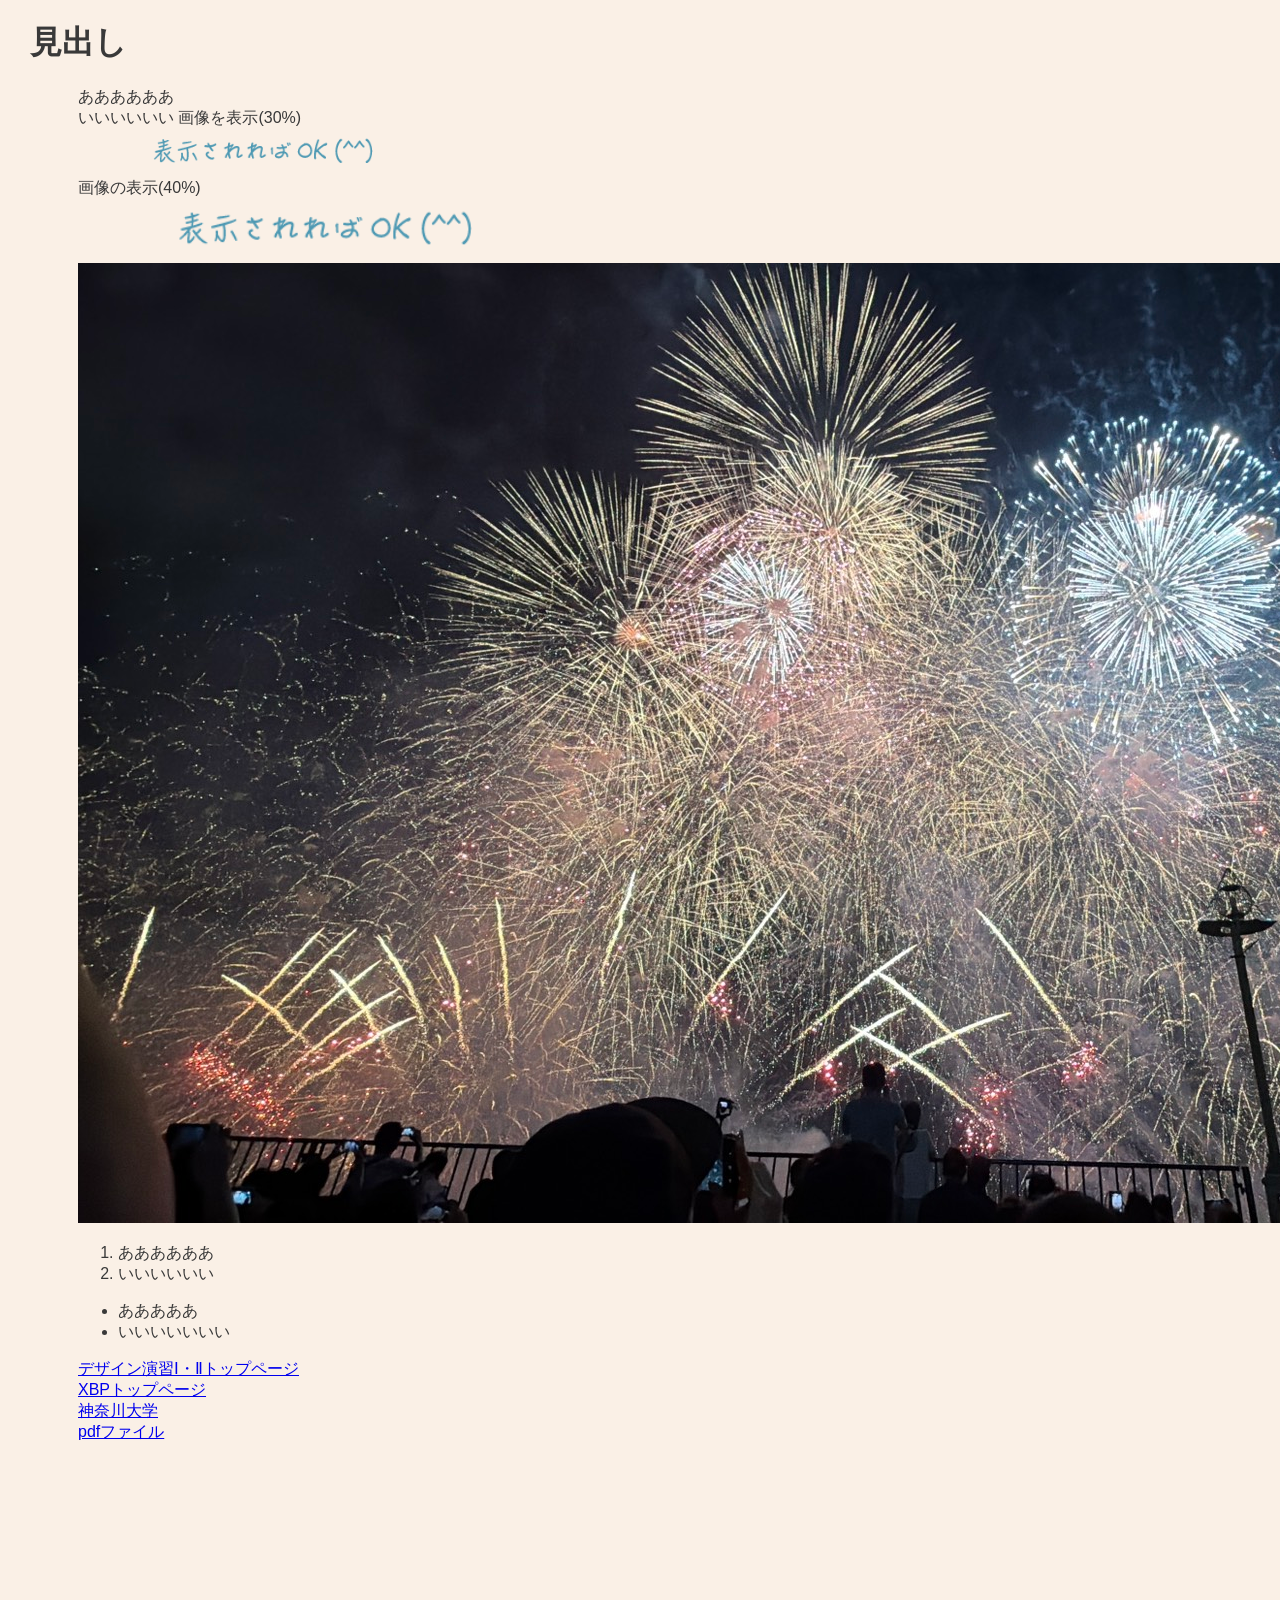
<file: de12/test.html>
<!DOCTYPE html>
<html lang="jp">
<head>
    <!-- ⑥↓タイトルを変えてみよう -->
    <title>かほのテストページ</title>
    <!-- ⑤スタイルシートの設定をしよう -->
     <link rel="stylesheet" href="./css/style.css">
    <!-- h1.htmlからある行をコピペしてくればOK -->
</head>
<body>
    <h1>見出し</h1>
    <!-- 塊ごとにdivタグで区切るようにしましょう。 -->
    <div>
         <!-- ①↓に文字を書いてみよう -->
ああああああ<br>
いいいいいい
         <!-- ②↓に画像（imagesフォルダにあるtest.png）を挿入してみよう -->
画像を表示(30%)<br>
<img src="./images/testimage.png"width="30%"><br>
画像の表示(40%)<br>
<img src="./images/testimage.png"width="40%"><br>
<img src="./images/花火.jpg"
         <!-- ③↓に箇条書きをしてみよう -->
<ol>
<li>ああああああ</li>
<li>いいいいいい</li>
</ol>
 <ul>
<li>あああああ</li>
<li>いいいいいいい</li>
</ul>
         <!-- ④↓に外部リンクを作ってみよう -->
 <a href="index.html">デザイン演習Ⅰ・Ⅱトップページ</a><br>
 <a href="../index.html">XBPトップページ</a><br>
 <a href="https://www.kanagawa-u.ac.jp/" target="_blank">神奈川大学</a><br>
 <a href="files/test.pdf" target="_blank">pdfファイル</a>
    </div><br>
    <iframe width="560" height="315" src="https://www.youtube.com/embed/xQ_BXtX3mqw?si=cNtnWNYPJY96_htw" title="YouTube video player" frameborder="0" allow="accelerometer; autoplay; clipboard-write; encrypted-media; gyroscope; picture-in-picture; web-share" referrerpolicy="strict-origin-when-cross-origin" allowfullscreen></iframe>


</body>
</html>
</file>
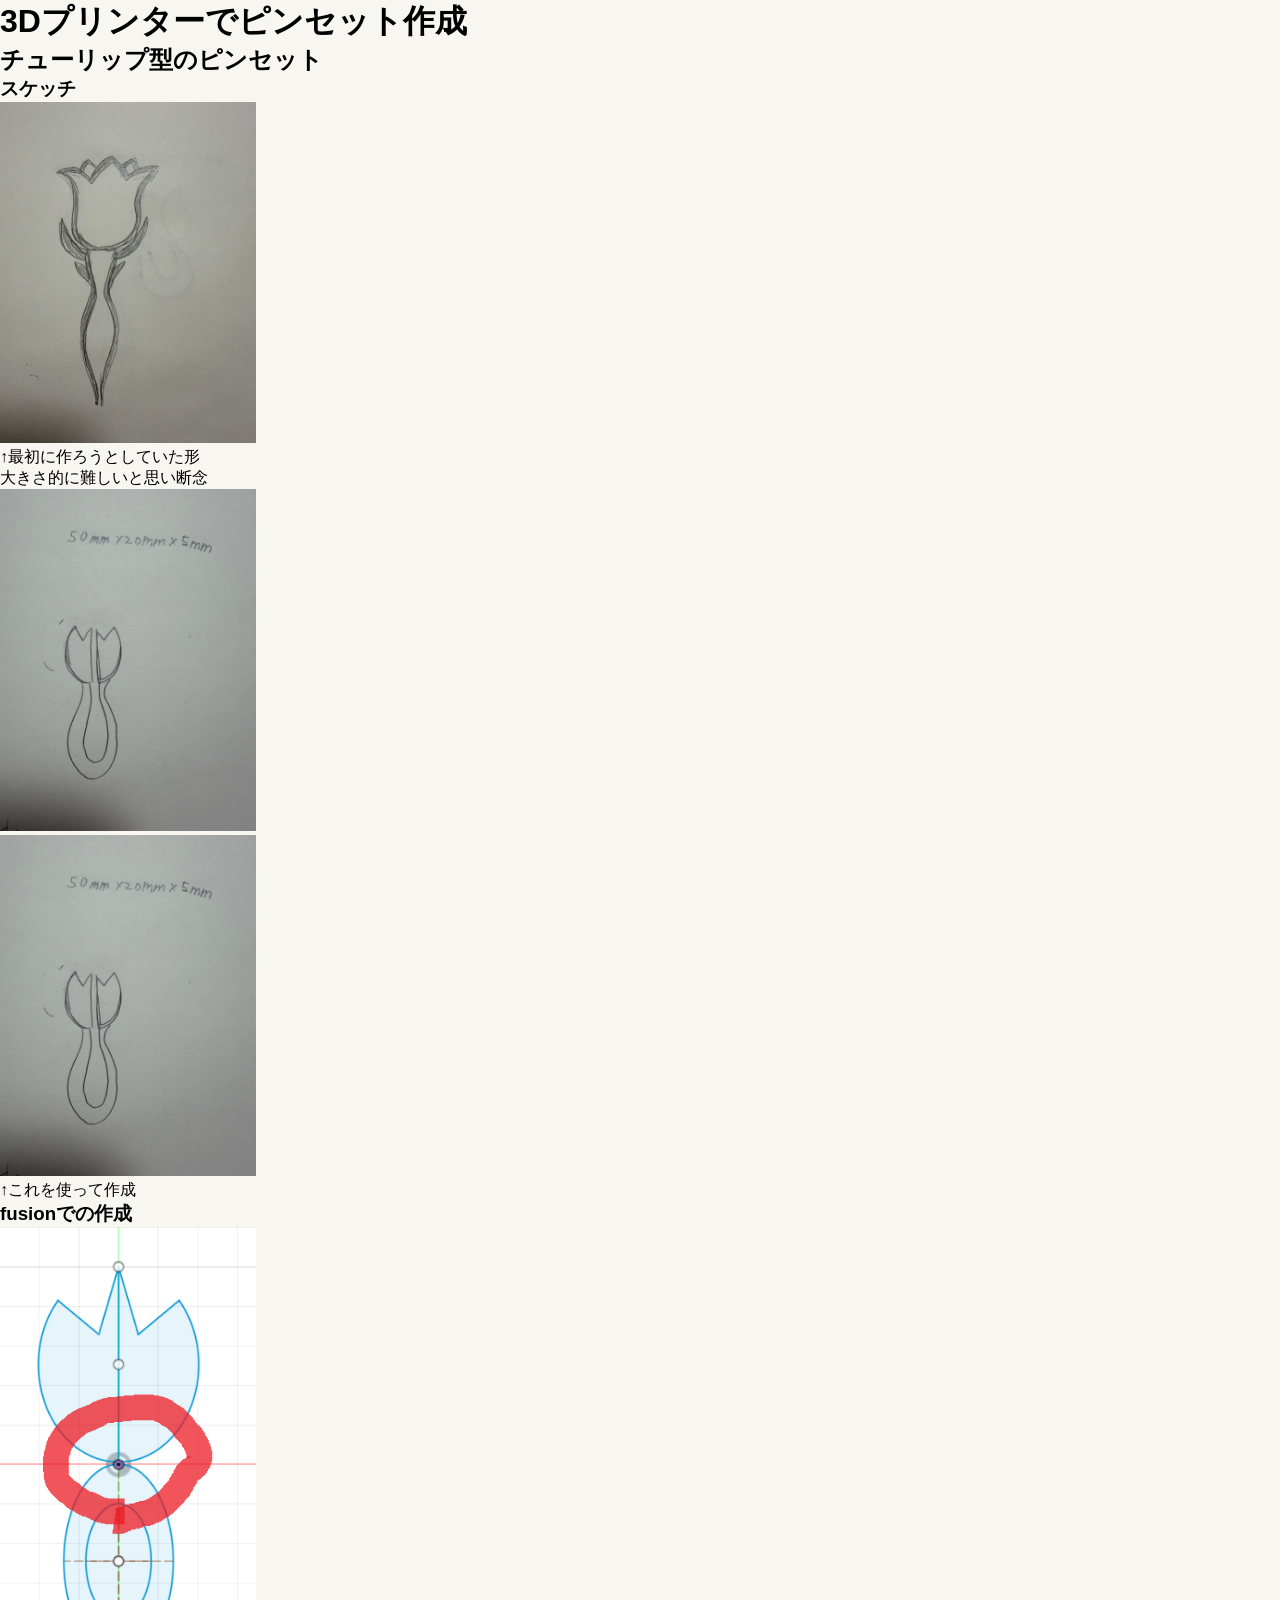
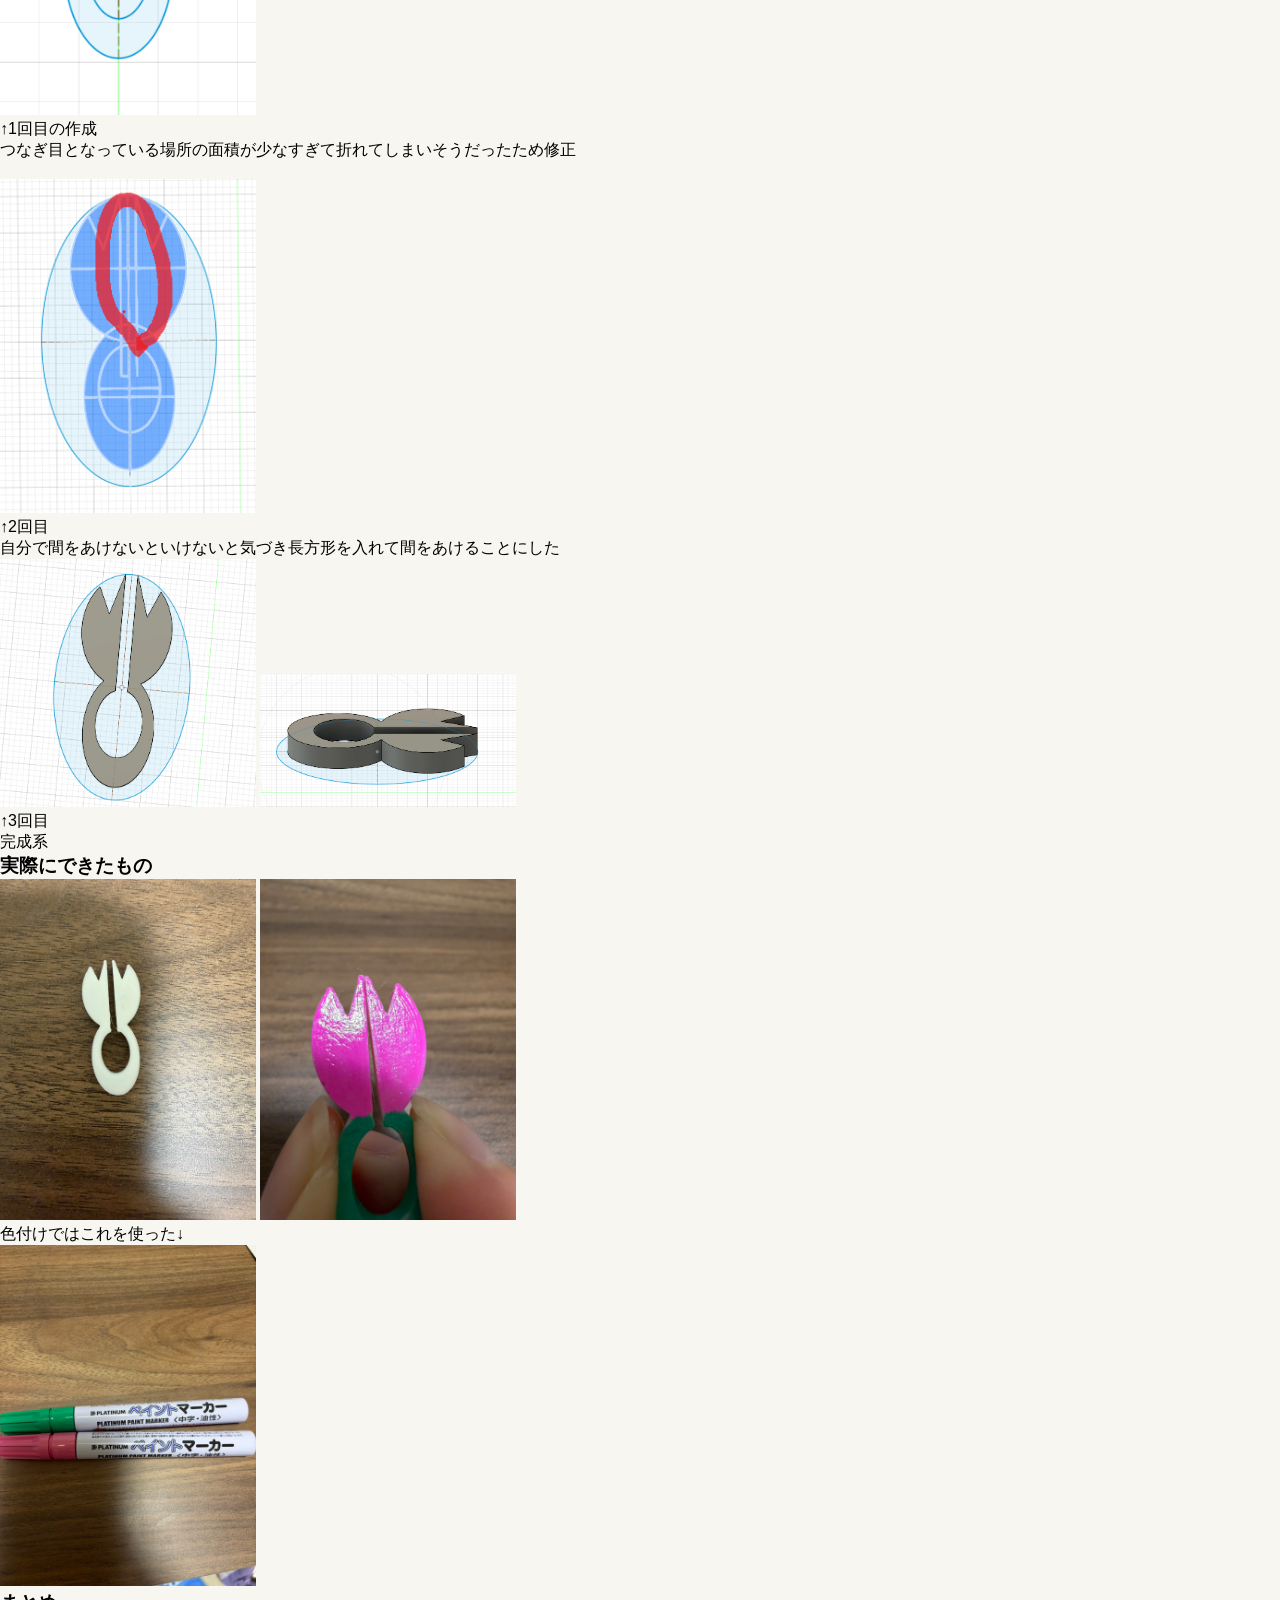
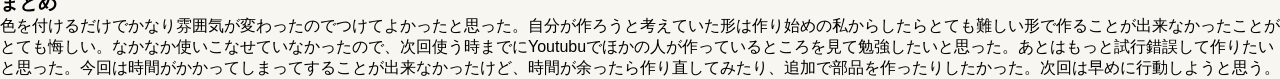
<file: digi_fab/digifab1.html>
<!DOCTYPE html>
<html lang="jp">
<head>
    
    <title>かほの3Dプリンター作品</title>
     <link rel="stylesheet" href="./css/style.css">
    <!-- h1.htmlからある行をコピペしてくればOK -->
</head>
<body>
    <h1>3Dプリンターでピンセット作成</h1>
    <h2>チューリップ型のピンセット</h2>
    
    
    
    <h3>スケッチ</h3>
    <img src="images/dezainnennsyuu7.jpg" width="20%">
    <p>↑最初に作ろうとしていた形</p>
    <p>大きさ的に難しいと思い断念</p>
    <img src="images/dezainnennsyuu8.jpg" width="20%"><br>
    <img src="images/dezainnennsyuu8.jpg" width="20%"><br>
    <p>↑これを使って作成</p>
   
    
    <h3>fusionでの作成</h3>
    <img src="images/dezainn5.png" width="20%"><br>
    <p>↑1回目の作成</p>
    <p>つなぎ目となっている場所の面積が少なすぎて折れてしまいそうだったため修正</p><br>
    <img src="images/dezainn3.png" width="20%"><br>
    <p>↑2回目</p>
    <p>自分で間をあけないといけないと気づき長方形を入れて間をあけることにした</p>
    <img src="images/dezainn1.png" width="20%">
    <img src="images/dezainn2.png" width="20%">
    <p>↑3回目</p>
    <p>完成系</p>


    <h3>実際にできたもの</h3>
    <img src="images/dezainnennsyuu6.jpg" width="20%">
    <img src="images/dezainnennsyuu4.jpg" width="20%"><br>
    色付けではこれを使った↓<br>
    <img src="images/dezainnennsyuu5.jpg" width="20%">
    <h3>まとめ</h3>
    <p>色を付けるだけでかなり雰囲気が変わったのでつけてよかったと思った。自分が作ろうと考えていた形は作り始めの私からしたらとても難しい形で作ることが出来なかったことがとても悔しい。なかなか使いこなせていなかったので、次回使う時までにYoutubuでほかの人が作っているところを見て勉強したいと思った。あとはもっと試行錯誤して作りたいと思った。今回は時間がかかってしまってすることが出来なかったけど、時間が余ったら作り直してみたり、追加で部品を作ったりしたかった。次回は早めに行動しようと思う。</p>
         
</div>


</body>
</html>
</file>
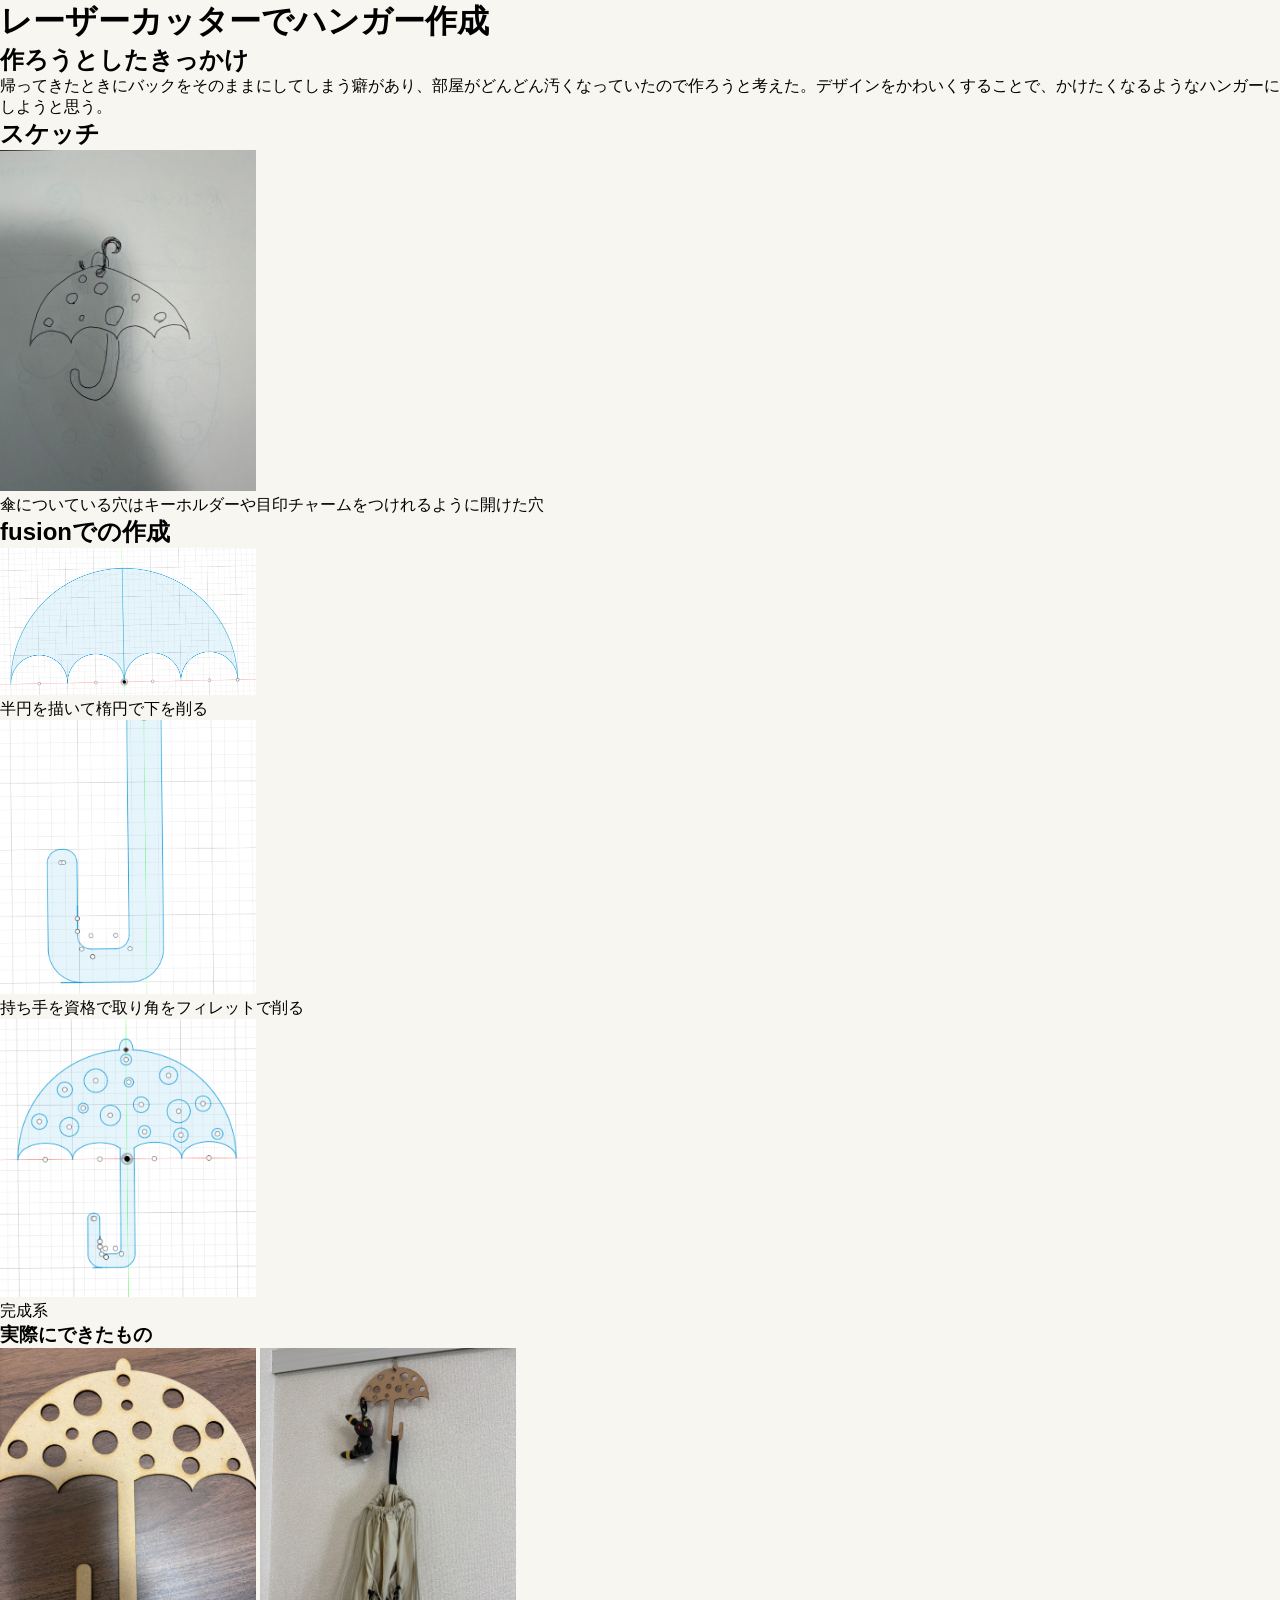
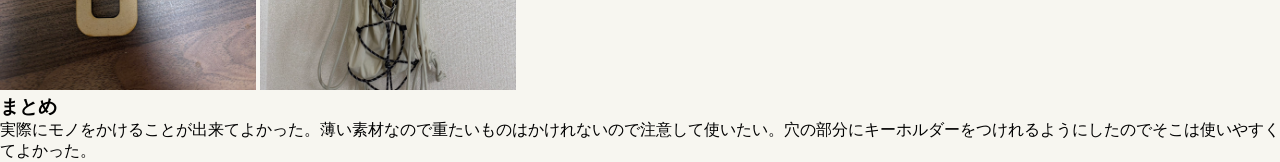
<file: digi_fab/digifab2.html>
<!DOCTYPE html>
<html lang="jp">
<head>
    
    <title>かほのレーザーカッター作品</title>
     <link rel="stylesheet" href="./css/style.css">
    <!-- h1.htmlからある行をコピペしてくればOK -->
</head>
<body>
    <h1>レーザーカッターでハンガー作成</h1>
    <h2>作ろうとしたきっかけ</h2>
    <p>帰ってきたときにバックをそのままにしてしまう癖があり、部屋がどんどん汚くなっていたので作ろうと考えた。デザインをかわいくすることで、かけたくなるようなハンガーにしようと思う。</p>
    <h2>スケッチ</h2>
    <img src="images/dejifabu4.jpg" width="20%" ><br>
    <p>傘についている穴はキーホルダーや目印チャームをつけれるように開けた穴</p>    
    <h2>fusionでの作成</h2>
    <img src="images/kasa2.png" width="20%"><br>
    <p>半円を描いて楕円で下を削る</p>
    <img src="images/kasa3.png" width="20%">
    <p>持ち手を資格で取り角をフィレットで削る</p>
    <img src="images/kasa1.png" width="20%">
    <p>完成系</p>


    <h3>実際にできたもの</h3>
    <img src="images/dejifabo1.jpg" width="20%">
    <img src="images/dejifabo2.jpg" width="20%">
    <h3>まとめ</h3>
    <p>実際にモノをかけることが出来てよかった。薄い素材なので重たいものはかけれないので注意して使いたい。穴の部分にキーホルダーをつけれるようにしたのでそこは使いやすくてよかった。</p>
         
</div>


</body>
</html>
</file>
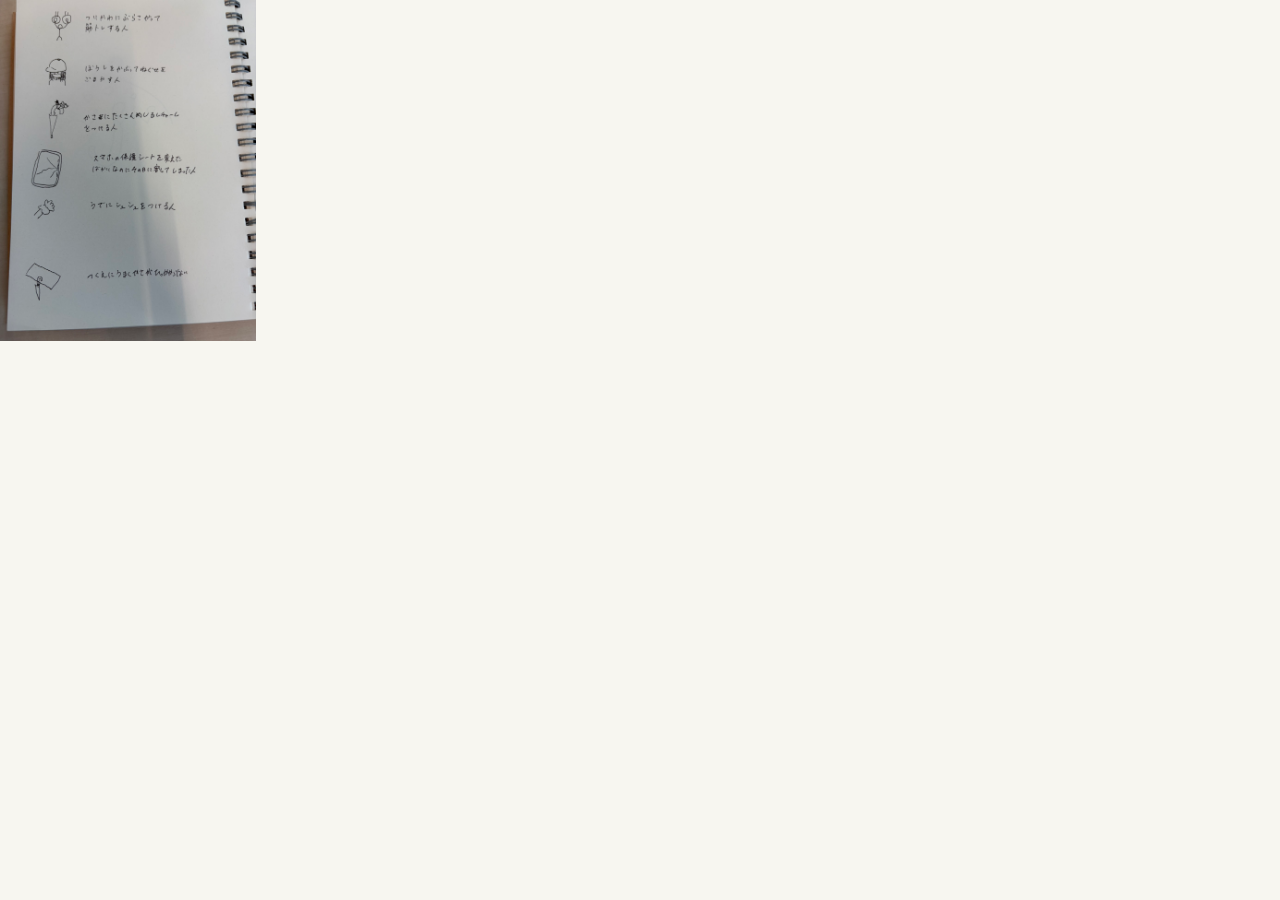
<file: digi_fab/digifab3.html>
<!DOCTYPE html>
<html lang="jp">
<head>
    
    <title>かほの観察課題</title>
     <link rel="stylesheet" href="./css/style.css">
    <!-- h1.htmlからある行をコピペしてくればOK -->
</head>
<body>
   <img src="images/dejifabo4.jpg" width="20%">
         
</div>


</body>
</html>
</file>
<file: css/style.css>
@charset "utf-8";
/* 冒頭でimport */
@import url('https://fonts.googleapis.com/css?family=Raleway:700&display=swap');
@import url('https://fonts.googleapis.com/css?family=M+PLUS+Rounded+1c:400,700&display=swap&subset=japanese');
/* フォントを指定したいところで */

logo img{
    border-radius: 50%;
    width: 150px;
    height: 150px;
    object-fit: cover; /* 画像のトリミング */
}

logotohome img{
    border-radius: 70%;
    width: 70px;
    height: 70px;
    object-fit: cover; /* 画像のトリミング */
}



/* ========== common ========== */
html, body {
	font-size: 16px;
	font-family: sans-serif;
	color: #393939;
    margin-left: 15px;
    margin-bottom: 40px;
	background: #efefef;
}
h1{
    text-indent: 0em;
}
h2{
    margin-left: 1em;
    margin-top: 1em;
}
h3{
    margin-left: 2em;
}
div{
    margin-top: 1em;
    margin-left: 3em;
}
p{
    margin-left: 3em;
}
span.blackback{
    text-indent: 3em;
    background: #393939;
    color: #efefef;
}
</file>
<file: de12/css/style.css>
@charset "utf-8";
/* 冒頭でimport */
@import url('https://fonts.googleapis.com/css?family=Raleway:700&display=swap');
@import url('https://fonts.googleapis.com/css?family=M+PLUS+Rounded+1c:400,700&display=swap&subset=japanese');
/* フォントを指定したいところで */

logo img{
    border-radius: 50%;
    width: 150px;
    height: 150px;
    object-fit: cover; /* 画像のトリミング */
}

logotohome img{
    border-radius: 70%;
    width: 70px;
    height: 70px;
    object-fit: cover; /* 画像のトリミング */
}



/* ========== common ========== */
html, body {
	font-size: 16px;
	font-family: sans-serif;
	color: #393939;
    margin-left: 15px;
    margin-bottom: 40px;
	background: #faf0e6;
}
h1{
    text-indent: 0em;
}
h2{
    margin-left: 1em;
    margin-top: 1em;
}
h3{
    margin-left: 2em;
}
div{
    margin-top: 1em;
    margin-left: 3em;
}
p{
    margin-left: 3em;
}
span.blackback{
    text-indent: 3em;
    background: #393939;
    color: #efefef;
}
</file>
<file: digi_fab/css/style.css>
@charset "utf-8";
/* 冒頭でimport */
@import url('https://fonts.googleapis.com/css?family=Raleway:700&display=swap');
@import url('https://fonts.googleapis.com/css?family=M+PLUS+Rounded+1c:400,700&display=swap&subset=japanese');
/* フォントを指定したいところで */


/* おしゃれな英語フォント & 見やすい和文フォント */
@import url('https://fonts.googleapis.com/css2?family=Cormorant+Garamond:ital,wght@0,600;1,400&family=Noto+Serif+JP:wght@400;600&display=swap');

/* ========== 全体設定 ========== */
*{
    margin:0;
    padding:0;
    box-sizing:border-box;
}

body{
    background:#f7f6f0;
    font-family:"Noto Sans JP",sans-serif;
    overflow-x:hidden;
}

header{
    display:flex;
    justify-content:space-between;
    align-items:center;
    padding:30px 80px;
}

.logo{
    font-family:"Yomogi",cursive;
}

nav{
    display:flex;
    gap:30px;
}

nav a{
    text-decoration:none;
    color:#111;
}

.btn{
    background:#222;
    color:white;
    text-decoration:none;
    padding:15px 25px;
    border-radius:999px;
}

.hero{
    position:relative;
    min-height:100vh;
    padding:80px;
}

.hero h1{
    font-size:10rem;
    line-height:0.9;
    font-weight:900;
    color:#111;
}

.catch{
    margin-top:30px;
    font-family:"Yomogi",cursive;
    font-size:2rem;
}

.lead{
    margin-top:30px;
    line-height:2;
}

.main-btn{
    display:inline-block;
    margin-top:35px;
    padding:18px 40px;
    background:#222;
    color:white;
    text-decoration:none;
    border-radius:999px;
    transition:.3s;
}

.main-btn:hover{
    transform:translateY(-5px);
}

.yellow{
    width:280px;
    height:200px;
    background:#F1D552;
    border-radius:40px;
    transform:rotate(-15deg);

    position:absolute;
    left:200px;
    top:120px;
    z-index:-1;
}

.blue{
    width:220px;
    height:180px;
    background:#6CA9FF;
    border-radius:50%;

    position:absolute;
    left:520px;
    top:320px;
    z-index:-1;
}

/* イラスト */

.person{
    position:absolute;
    animation:float 5s ease-in-out infinite;
}

.p1{
    width:180px;
    top:80px;
    left:260px;
}

.p2{
    width:200px;
    right:180px;
    top:120px;
}

.p3{
    width:230px;
    right:100px;
    bottom:70px;
}

/* about */

.about{
    padding:120px 80px;
}

.about h2{
    color:#d4ab00;
}

.about h3{
    font-size:3rem;
    margin-top:10px;
}

.about p{
    margin-top:25px;
    line-height:2;
}

/* アニメーション */

.fade{
    opacity:0;
    transform:translateY(50px);
    transition:1s;
}

.fade.show{
    opacity:1;
    transform:translateY(0);
}

@keyframes float{

    0%,100%{
        transform:translateY(0);
    }

    50%{
        transform:translateY(-15px);
    }

}
</file>
